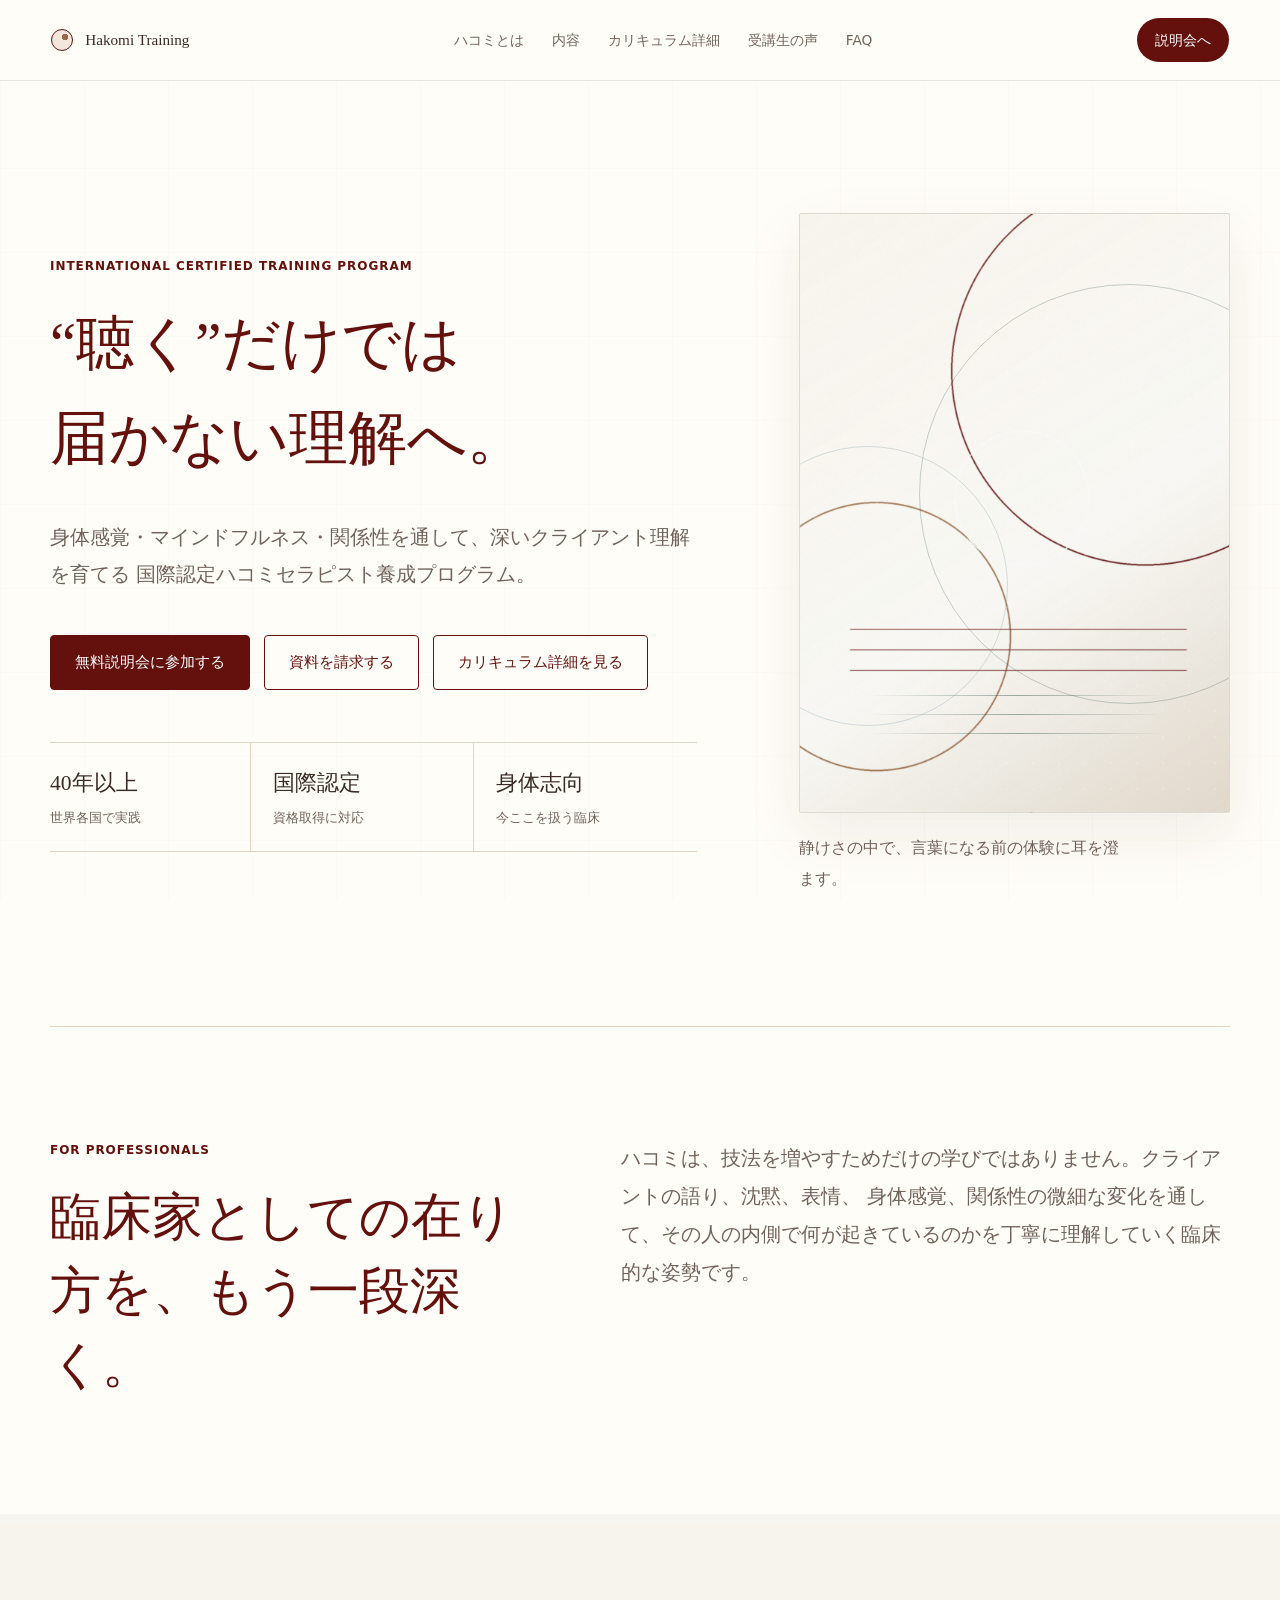
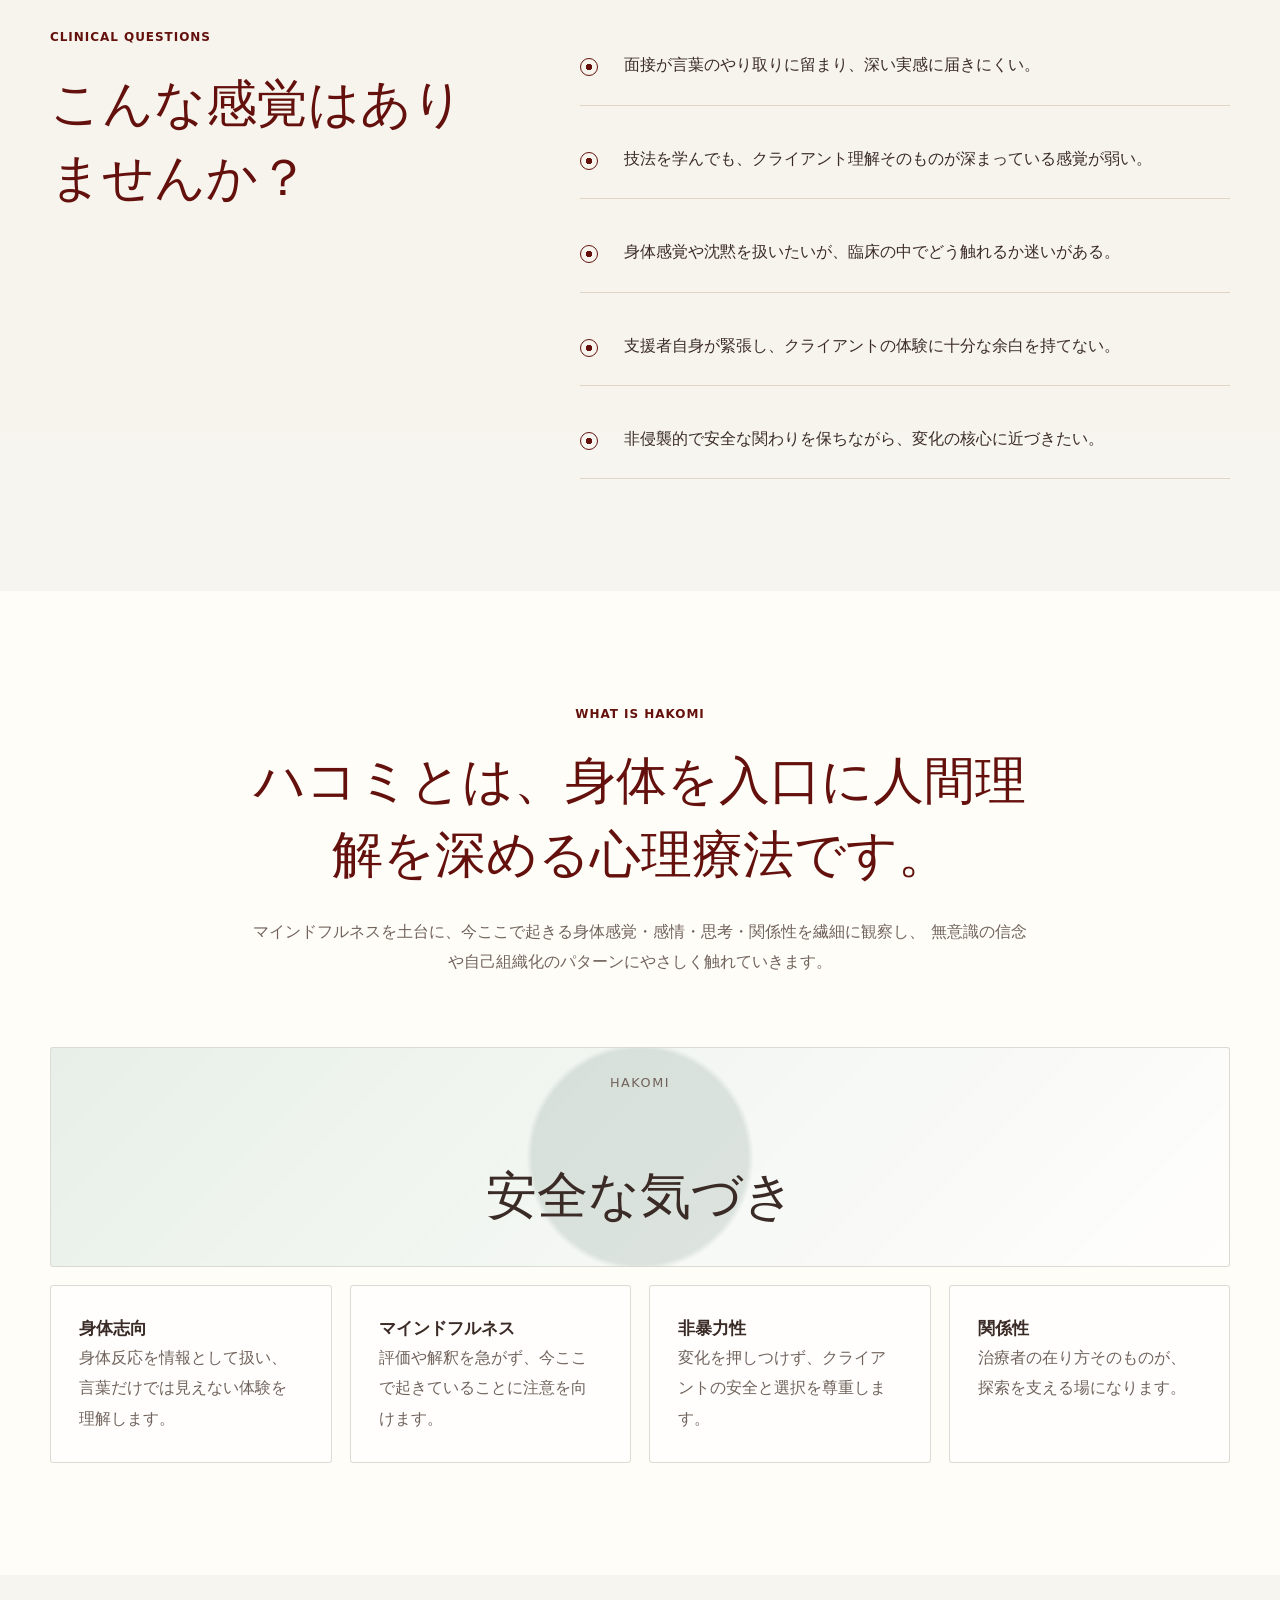
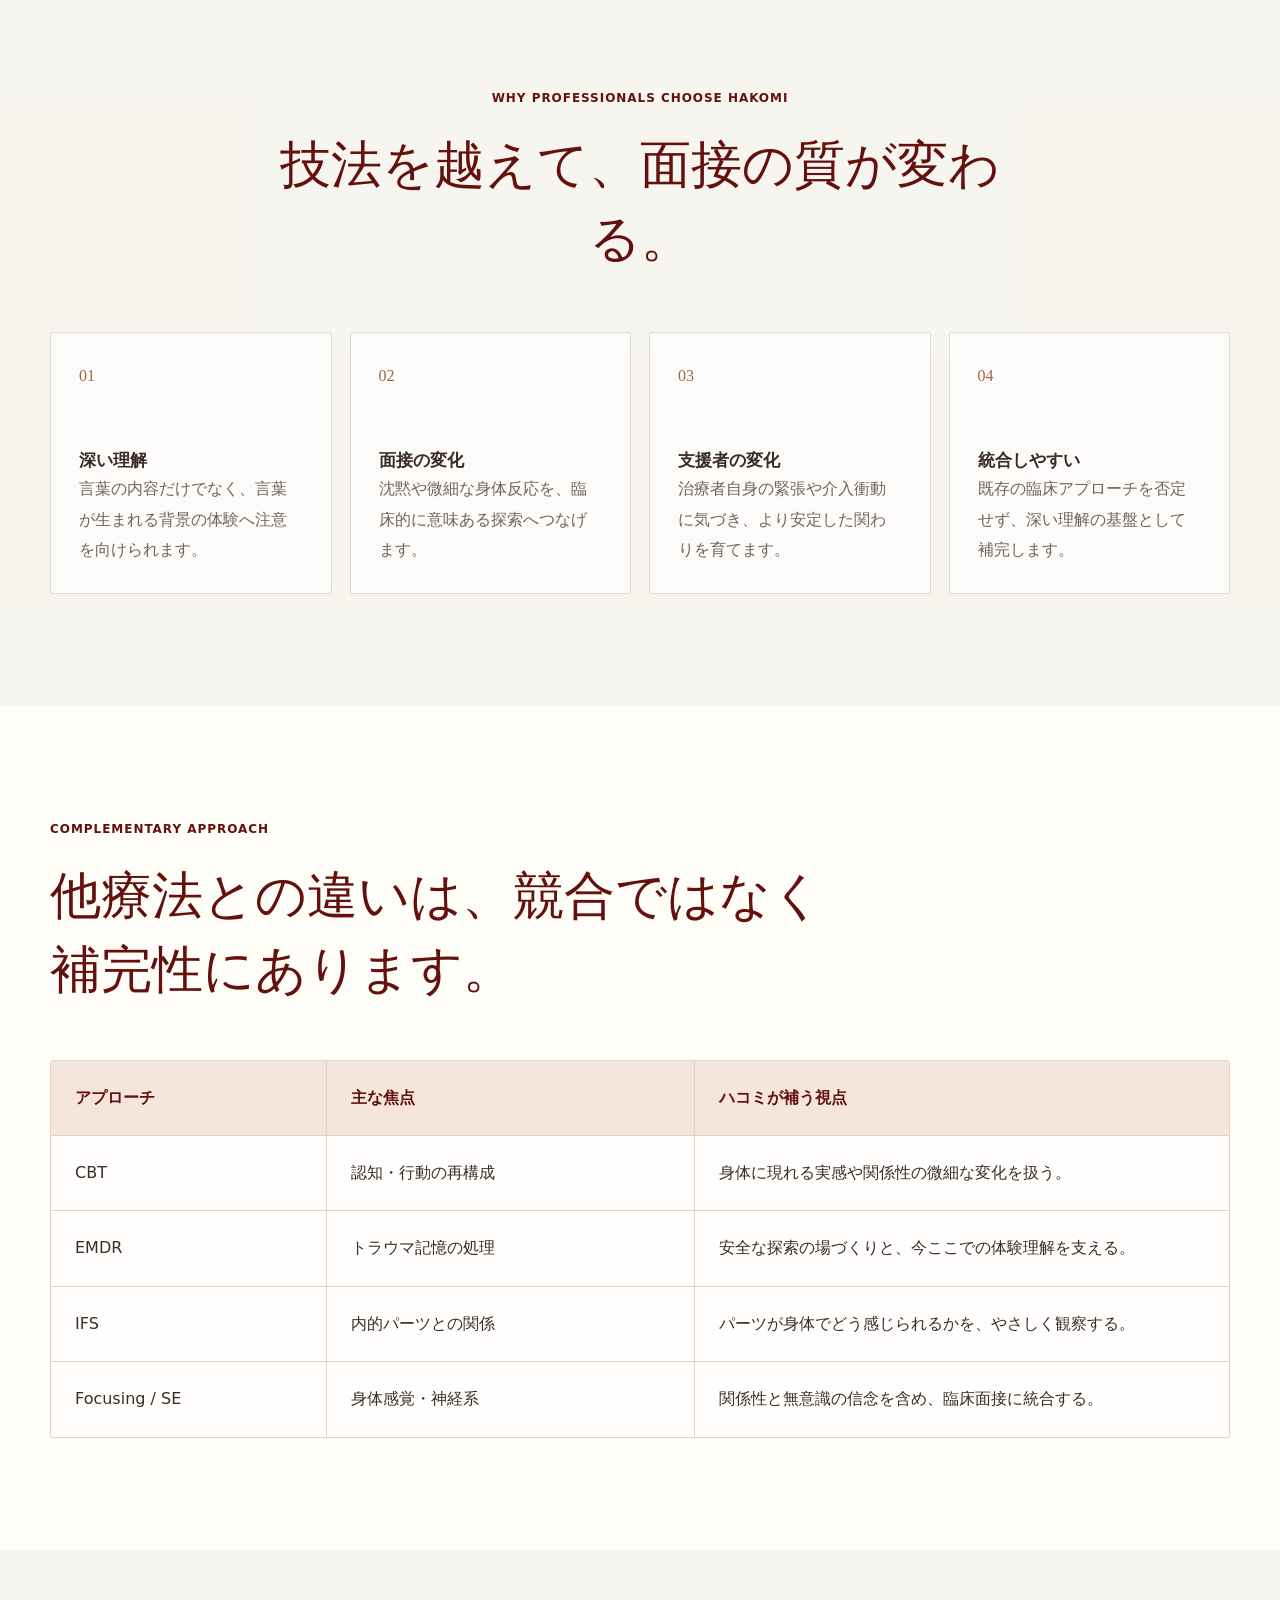
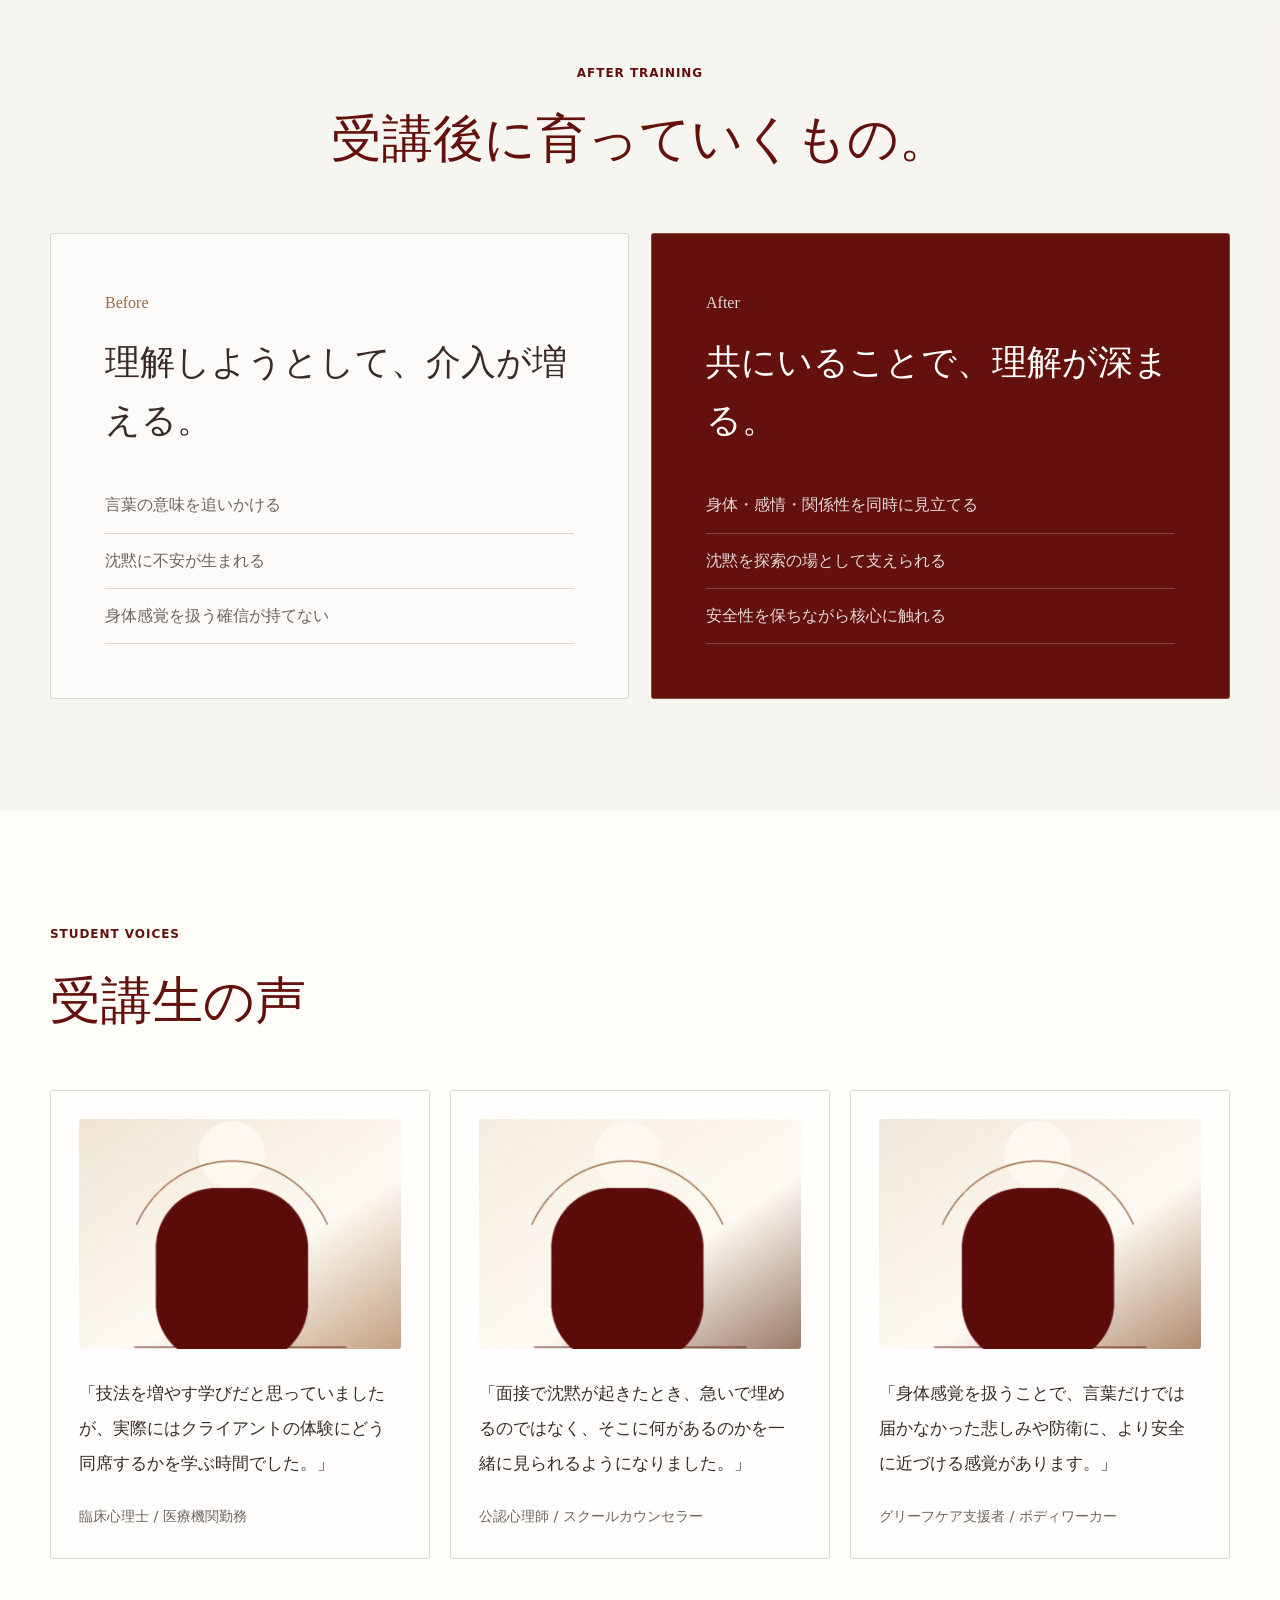
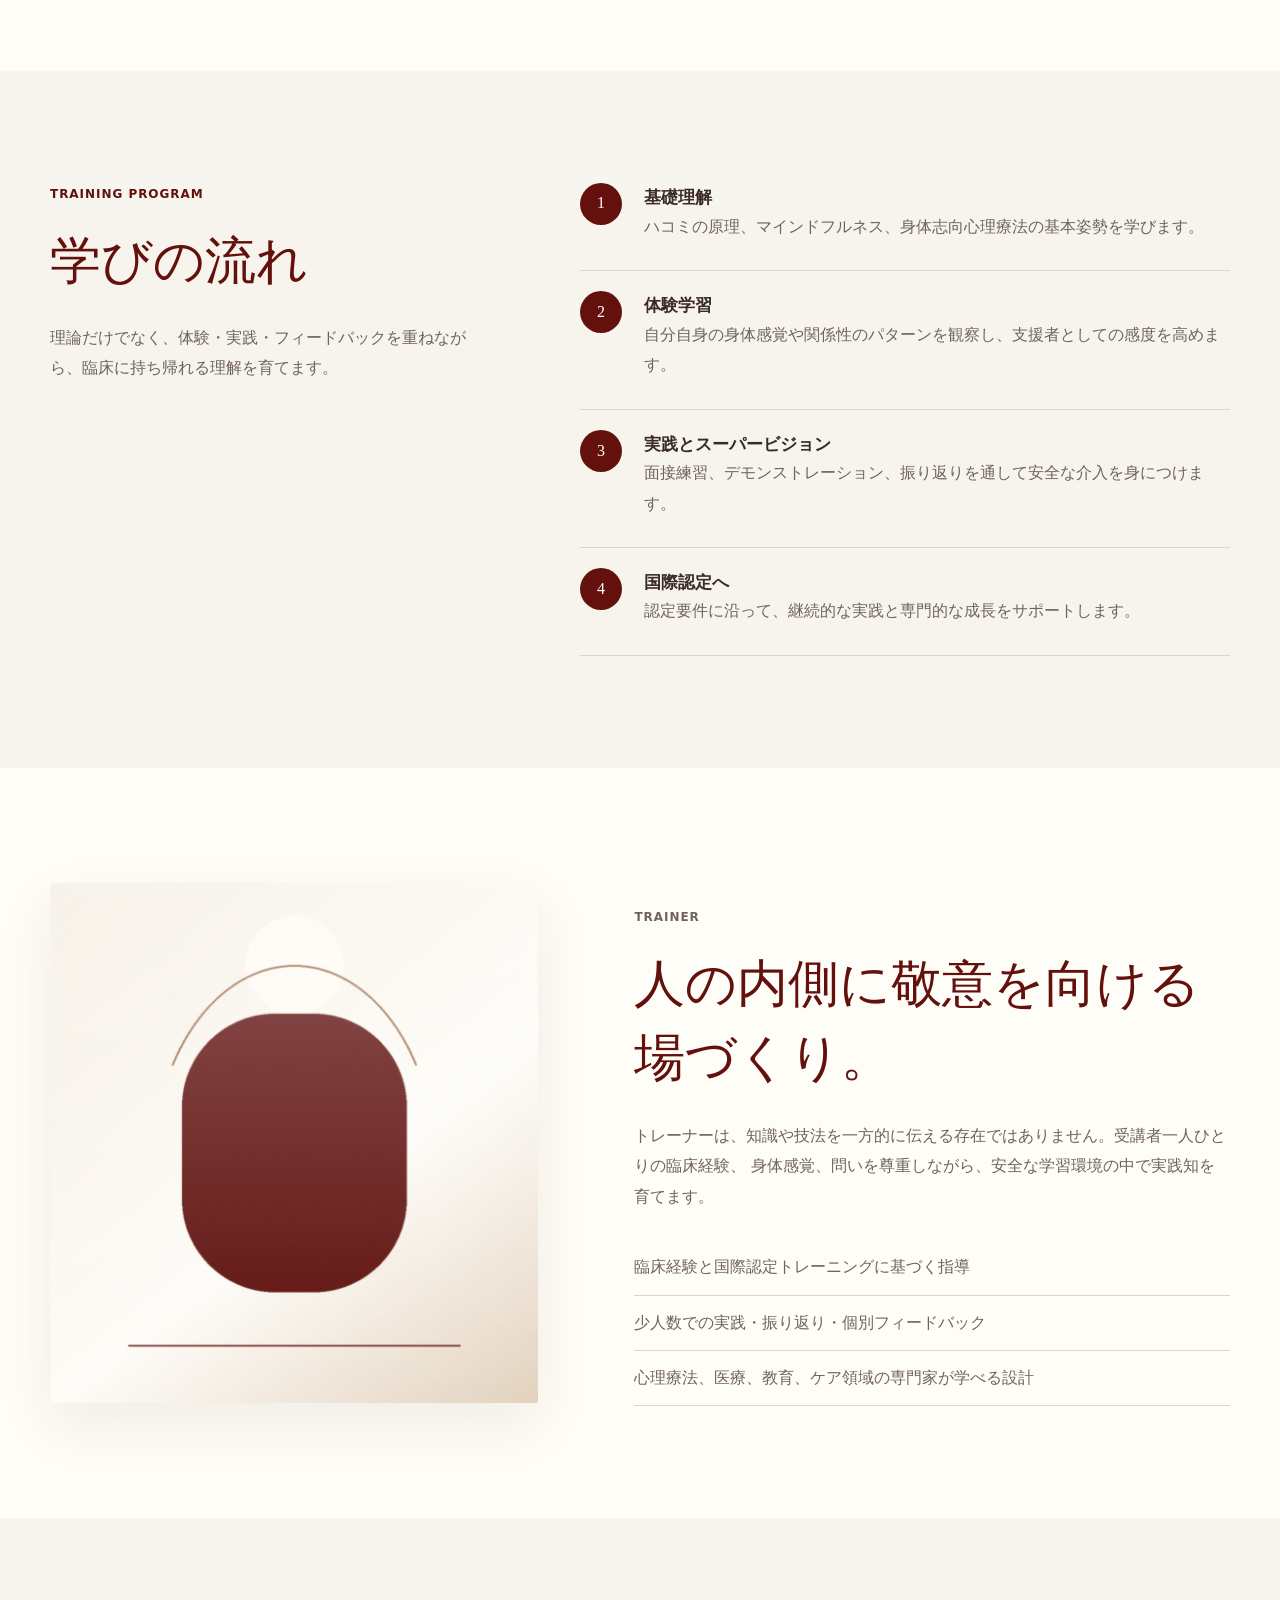
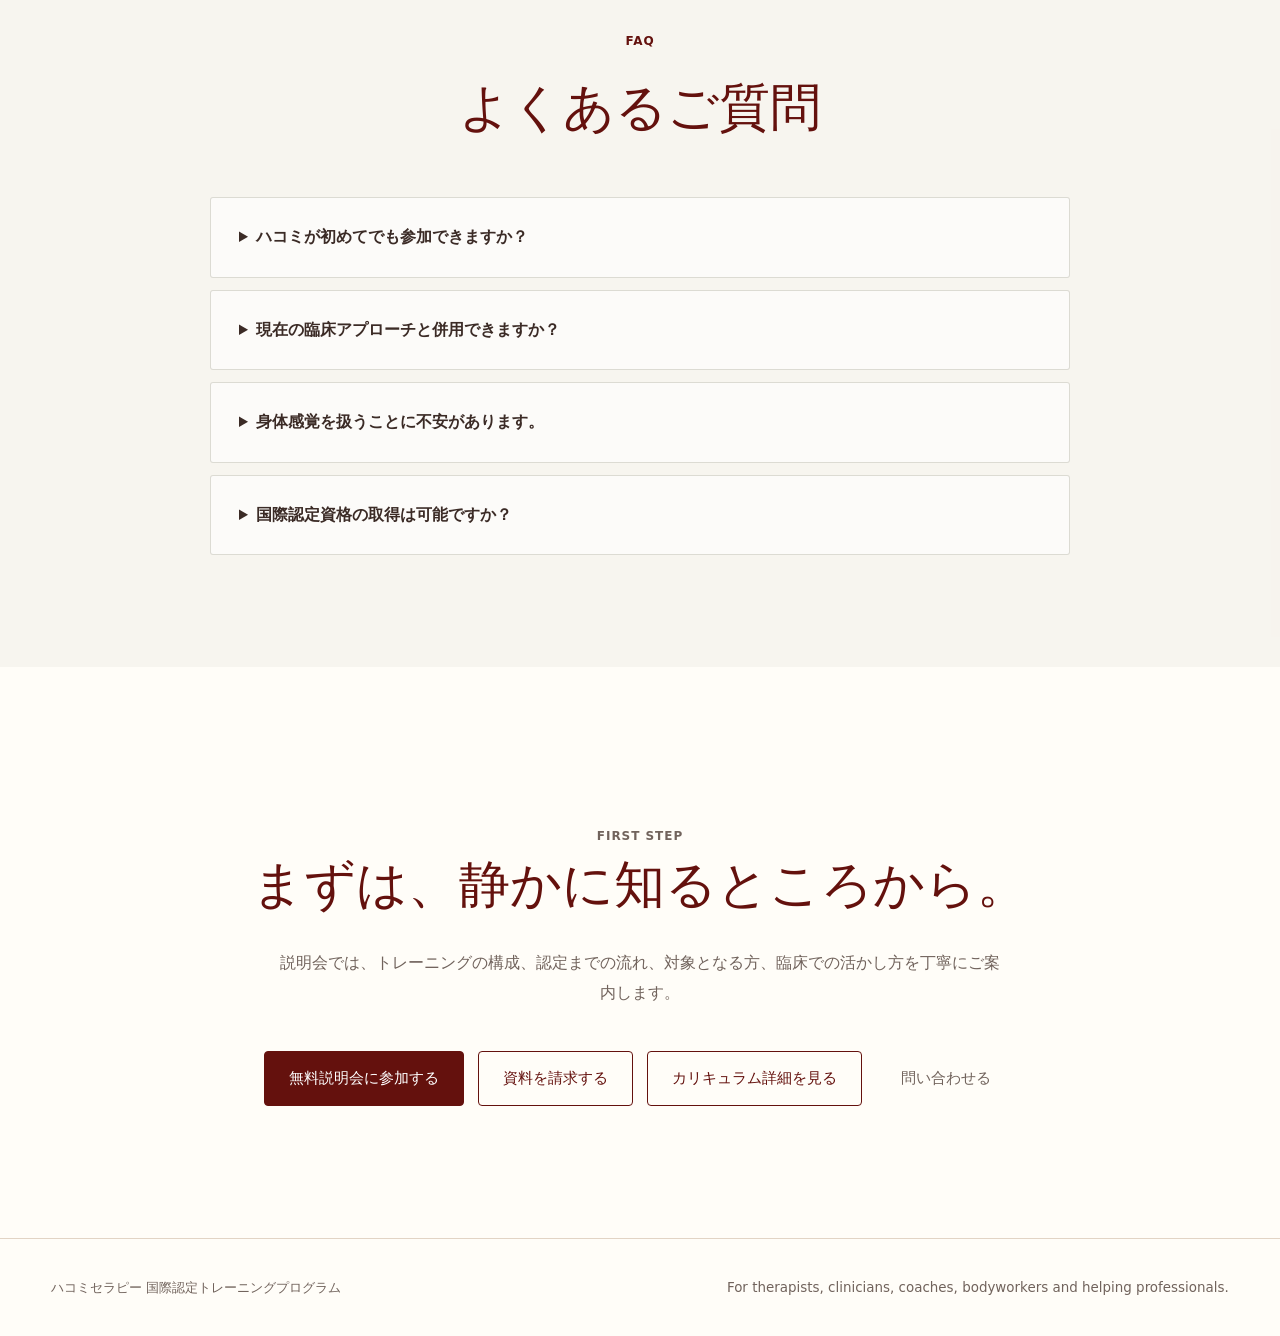
<file: index.html>
<!doctype html>
<html lang="ja">
  <head>
    <meta charset="utf-8" />
    <meta name="viewport" content="width=device-width, initial-scale=1" />
    <title>ハコミセラピー 国際認定トレーニングプログラム</title>
    <meta
      name="description"
      content="身体感覚・マインドフルネス・関係性を通して、深いクライアント理解を育てる国際認定ハコミセラピスト養成プログラム。"
    />
    <link rel="stylesheet" href="./styles.css" />
  </head>
  <body>
    <header class="site-header" aria-label="サイトヘッダー">
      <a class="brand" href="#top" aria-label="ハコミセラピー">
        <span class="brand-mark" aria-hidden="true"></span>
        <span>Hakomi Training</span>
      </a>
      <nav class="header-nav" aria-label="主要ナビゲーション">
        <a href="#about">ハコミとは</a>
        <a href="#program">内容</a>
        <a href="./curriculum-detail.html">カリキュラム詳細</a>
        <a href="#voices">受講生の声</a>
        <a href="#faq">FAQ</a>
      </nav>
      <a class="header-cta" href="#contact">説明会へ</a>
    </header>

    <main id="top">
      <section class="hero section-large">
        <div class="hero-copy">
          <p class="eyebrow">International Certified Training Program</p>
          <h1>“聴く”だけでは<br />届かない理解へ。</h1>
          <p class="lead">
            身体感覚・マインドフルネス・関係性を通して、深いクライアント理解を育てる
            国際認定ハコミセラピスト養成プログラム。
          </p>
          <div class="hero-actions" aria-label="主要アクション">
            <a class="button primary" href="#contact">無料説明会に参加する</a>
            <a class="button secondary" href="#contact">資料を請求する</a>
            <a class="button secondary" href="./curriculum-detail.html">カリキュラム詳細を見る</a>
          </div>
          <dl class="trust-strip" aria-label="信頼要素">
            <div>
              <dt>40年以上</dt>
              <dd>世界各国で実践</dd>
            </div>
            <div>
              <dt>国際認定</dt>
              <dd>資格取得に対応</dd>
            </div>
            <div>
              <dt>身体志向</dt>
              <dd>今ここを扱う臨床</dd>
            </div>
          </dl>
        </div>
        <div class="hero-visual" aria-label="静かな対話のイメージ">
          <div class="visual-window">
            <div class="paper-grain"></div>
            <div class="breath-orbit orbit-one"></div>
            <div class="breath-orbit orbit-two"></div>
            <div class="visual-texture">
              <span></span>
              <span></span>
              <span></span>
            </div>
          </div>
          <p>静けさの中で、言葉になる前の体験に耳を澄ます。</p>
        </div>
      </section>

      <section class="section intro" aria-labelledby="intro-title">
        <div class="section-heading">
          <p class="eyebrow">For Professionals</p>
          <h2 id="intro-title">臨床家としての在り方を、もう一段深く。</h2>
        </div>
        <p class="body-large">
          ハコミは、技法を増やすためだけの学びではありません。クライアントの語り、沈黙、表情、
          身体感覚、関係性の微細な変化を通して、その人の内側で何が起きているのかを丁寧に理解していく臨床的な姿勢です。
        </p>
      </section>

      <section class="section muted" aria-labelledby="issues-title">
        <div class="split">
          <div class="section-heading sticky-heading">
            <p class="eyebrow">Clinical Questions</p>
            <h2 id="issues-title">こんな感覚はありませんか？</h2>
          </div>
          <div class="quiet-list">
            <article>
              <span aria-hidden="true"></span>
              <p>面接が言葉のやり取りに留まり、深い実感に届きにくい。</p>
            </article>
            <article>
              <span aria-hidden="true"></span>
              <p>技法を学んでも、クライアント理解そのものが深まっている感覚が弱い。</p>
            </article>
            <article>
              <span aria-hidden="true"></span>
              <p>身体感覚や沈黙を扱いたいが、臨床の中でどう触れるか迷いがある。</p>
            </article>
            <article>
              <span aria-hidden="true"></span>
              <p>支援者自身が緊張し、クライアントの体験に十分な余白を持てない。</p>
            </article>
            <article>
              <span aria-hidden="true"></span>
              <p>非侵襲的で安全な関わりを保ちながら、変化の核心に近づきたい。</p>
            </article>
          </div>
        </div>
      </section>

      <section id="about" class="section" aria-labelledby="about-title">
        <div class="section-heading centered">
          <p class="eyebrow">What is Hakomi</p>
          <h2 id="about-title">ハコミとは、身体を入口に人間理解を深める心理療法です。</h2>
          <p>
            マインドフルネスを土台に、今ここで起きる身体感覚・感情・思考・関係性を繊細に観察し、
            無意識の信念や自己組織化のパターンにやさしく触れていきます。
          </p>
        </div>
        <div class="method-map" aria-label="ハコミを構成する要素">
          <div class="map-core">
            <span>Hakomi</span>
            <strong>安全な気づき</strong>
          </div>
          <article>
            <h3>身体志向</h3>
            <p>身体反応を情報として扱い、言葉だけでは見えない体験を理解します。</p>
          </article>
          <article>
            <h3>マインドフルネス</h3>
            <p>評価や解釈を急がず、今ここで起きていることに注意を向けます。</p>
          </article>
          <article>
            <h3>非暴力性</h3>
            <p>変化を押しつけず、クライアントの安全と選択を尊重します。</p>
          </article>
          <article>
            <h3>関係性</h3>
            <p>治療者の在り方そのものが、探索を支える場になります。</p>
          </article>
        </div>
      </section>

      <section class="section muted" aria-labelledby="reasons-title">
        <div class="section-heading centered">
          <p class="eyebrow">Why Professionals Choose Hakomi</p>
          <h2 id="reasons-title">技法を越えて、面接の質が変わる。</h2>
        </div>
        <div class="card-grid four">
          <article class="card">
            <p class="card-number">01</p>
            <h3>深い理解</h3>
            <p>言葉の内容だけでなく、言葉が生まれる背景の体験へ注意を向けられます。</p>
          </article>
          <article class="card">
            <p class="card-number">02</p>
            <h3>面接の変化</h3>
            <p>沈黙や微細な身体反応を、臨床的に意味ある探索へつなげます。</p>
          </article>
          <article class="card">
            <p class="card-number">03</p>
            <h3>支援者の変化</h3>
            <p>治療者自身の緊張や介入衝動に気づき、より安定した関わりを育てます。</p>
          </article>
          <article class="card">
            <p class="card-number">04</p>
            <h3>統合しやすい</h3>
            <p>既存の臨床アプローチを否定せず、深い理解の基盤として補完します。</p>
          </article>
        </div>
      </section>

      <section class="section" aria-labelledby="compare-title">
        <div class="section-heading">
          <p class="eyebrow">Complementary Approach</p>
          <h2 id="compare-title">他療法との違いは、競合ではなく補完性にあります。</h2>
        </div>
        <div class="comparison" role="table" aria-label="他療法との比較">
          <div class="comparison-row head" role="row">
            <div role="columnheader">アプローチ</div>
            <div role="columnheader">主な焦点</div>
            <div role="columnheader">ハコミが補う視点</div>
          </div>
          <div class="comparison-row" role="row">
            <div role="cell">CBT</div>
            <div role="cell">認知・行動の再構成</div>
            <div role="cell">身体に現れる実感や関係性の微細な変化を扱う。</div>
          </div>
          <div class="comparison-row" role="row">
            <div role="cell">EMDR</div>
            <div role="cell">トラウマ記憶の処理</div>
            <div role="cell">安全な探索の場づくりと、今ここでの体験理解を支える。</div>
          </div>
          <div class="comparison-row" role="row">
            <div role="cell">IFS</div>
            <div role="cell">内的パーツとの関係</div>
            <div role="cell">パーツが身体でどう感じられるかを、やさしく観察する。</div>
          </div>
          <div class="comparison-row" role="row">
            <div role="cell">Focusing / SE</div>
            <div role="cell">身体感覚・神経系</div>
            <div role="cell">関係性と無意識の信念を含め、臨床面接に統合する。</div>
          </div>
        </div>
      </section>

      <section class="section muted" aria-labelledby="change-title">
        <div class="section-heading centered">
          <p class="eyebrow">After Training</p>
          <h2 id="change-title">受講後に育っていくもの。</h2>
        </div>
        <div class="before-after">
          <article>
            <p>Before</p>
            <h3>理解しようとして、介入が増える。</h3>
            <ul>
              <li>言葉の意味を追いかける</li>
              <li>沈黙に不安が生まれる</li>
              <li>身体感覚を扱う確信が持てない</li>
            </ul>
          </article>
          <article class="after">
            <p>After</p>
            <h3>共にいることで、理解が深まる。</h3>
            <ul>
              <li>身体・感情・関係性を同時に見立てる</li>
              <li>沈黙を探索の場として支えられる</li>
              <li>安全性を保ちながら核心に触れる</li>
            </ul>
          </article>
        </div>
      </section>

      <section id="voices" class="section voices" aria-labelledby="voices-title">
        <div class="section-heading">
          <p class="eyebrow">Student Voices</p>
          <h2 id="voices-title">受講生の声</h2>
        </div>
        <div class="voice-grid">
          <article class="voice-card">
            <div class="portrait portrait-one" aria-hidden="true"></div>
            <blockquote>
              「技法を増やす学びだと思っていましたが、実際にはクライアントの体験にどう同席するかを学ぶ時間でした。」
            </blockquote>
            <p>臨床心理士 / 医療機関勤務</p>
          </article>
          <article class="voice-card">
            <div class="portrait portrait-two" aria-hidden="true"></div>
            <blockquote>
              「面接で沈黙が起きたとき、急いで埋めるのではなく、そこに何があるのかを一緒に見られるようになりました。」
            </blockquote>
            <p>公認心理師 / スクールカウンセラー</p>
          </article>
          <article class="voice-card">
            <div class="portrait portrait-three" aria-hidden="true"></div>
            <blockquote>
              「身体感覚を扱うことで、言葉だけでは届かなかった悲しみや防衛に、より安全に近づける感覚があります。」
            </blockquote>
            <p>グリーフケア支援者 / ボディワーカー</p>
          </article>
        </div>
      </section>

      <section id="program" class="section muted" aria-labelledby="program-title">
        <div class="split">
          <div class="section-heading sticky-heading">
            <p class="eyebrow">Training Program</p>
            <h2 id="program-title">学びの流れ</h2>
            <p>
              理論だけでなく、体験・実践・フィードバックを重ねながら、臨床に持ち帰れる理解を育てます。
            </p>
          </div>
          <div class="timeline">
            <article>
              <span>1</span>
              <div>
                <h3>基礎理解</h3>
                <p>ハコミの原理、マインドフルネス、身体志向心理療法の基本姿勢を学びます。</p>
              </div>
            </article>
            <article>
              <span>2</span>
              <div>
                <h3>体験学習</h3>
                <p>自分自身の身体感覚や関係性のパターンを観察し、支援者としての感度を高めます。</p>
              </div>
            </article>
            <article>
              <span>3</span>
              <div>
                <h3>実践とスーパービジョン</h3>
                <p>面接練習、デモンストレーション、振り返りを通して安全な介入を身につけます。</p>
              </div>
            </article>
            <article>
              <span>4</span>
              <div>
                <h3>国際認定へ</h3>
                <p>認定要件に沿って、継続的な実践と専門的な成長をサポートします。</p>
              </div>
            </article>
          </div>
        </div>
      </section>

      <section class="section trainer" aria-labelledby="trainer-title">
        <div class="trainer-visual" aria-hidden="true"></div>
        <div class="trainer-copy">
          <p class="eyebrow">Trainer</p>
          <h2 id="trainer-title">人の内側に敬意を向ける場づくり。</h2>
          <p>
            トレーナーは、知識や技法を一方的に伝える存在ではありません。受講者一人ひとりの臨床経験、
            身体感覚、問いを尊重しながら、安全な学習環境の中で実践知を育てます。
          </p>
          <ul class="subtle-list">
            <li>臨床経験と国際認定トレーニングに基づく指導</li>
            <li>少人数での実践・振り返り・個別フィードバック</li>
            <li>心理療法、医療、教育、ケア領域の専門家が学べる設計</li>
          </ul>
        </div>
      </section>

      <section id="faq" class="section muted" aria-labelledby="faq-title">
        <div class="section-heading centered">
          <p class="eyebrow">FAQ</p>
          <h2 id="faq-title">よくあるご質問</h2>
        </div>
        <div class="faq-list">
          <details>
            <summary>ハコミが初めてでも参加できますか？</summary>
            <p>はい。心理療法や支援職としての基礎経験があれば、基礎から段階的に学べる構成です。</p>
          </details>
          <details>
            <summary>現在の臨床アプローチと併用できますか？</summary>
            <p>併用できます。ハコミは特定の技法を置き換えるというより、クライアント理解と関わりの質を支える学びです。</p>
          </details>
          <details>
            <summary>身体感覚を扱うことに不安があります。</summary>
            <p>安全性と非暴力性を重視し、無理に体験へ入ることはありません。扱い方そのものを丁寧に学びます。</p>
          </details>
          <details>
            <summary>国際認定資格の取得は可能ですか？</summary>
            <p>国際認定の要件に沿った学習と実践のプロセスを案内します。詳細は説明会でご確認ください。</p>
          </details>
        </div>
      </section>

      <section id="contact" class="final-cta section-large" aria-labelledby="contact-title">
        <p class="eyebrow">First Step</p>
        <h2 id="contact-title">まずは、静かに知るところから。</h2>
        <p>
          説明会では、トレーニングの構成、認定までの流れ、対象となる方、臨床での活かし方を丁寧にご案内します。
        </p>
        <div class="hero-actions">
          <a class="button primary" href="mailto:info@example.com?subject=無料説明会について">無料説明会に参加する</a>
          <a class="button secondary" href="mailto:info@example.com?subject=資料請求について">資料を請求する</a>
          <a class="button secondary" href="./curriculum-detail.html">カリキュラム詳細を見る</a>
          <a class="button text" href="mailto:info@example.com?subject=問い合わせ">問い合わせる</a>
        </div>
      </section>
    </main>

    <footer class="site-footer">
      <p>ハコミセラピー 国際認定トレーニングプログラム</p>
      <p>For therapists, clinicians, coaches, bodyworkers and helping professionals.</p>
    </footer>
  </body>
</html>
</file>
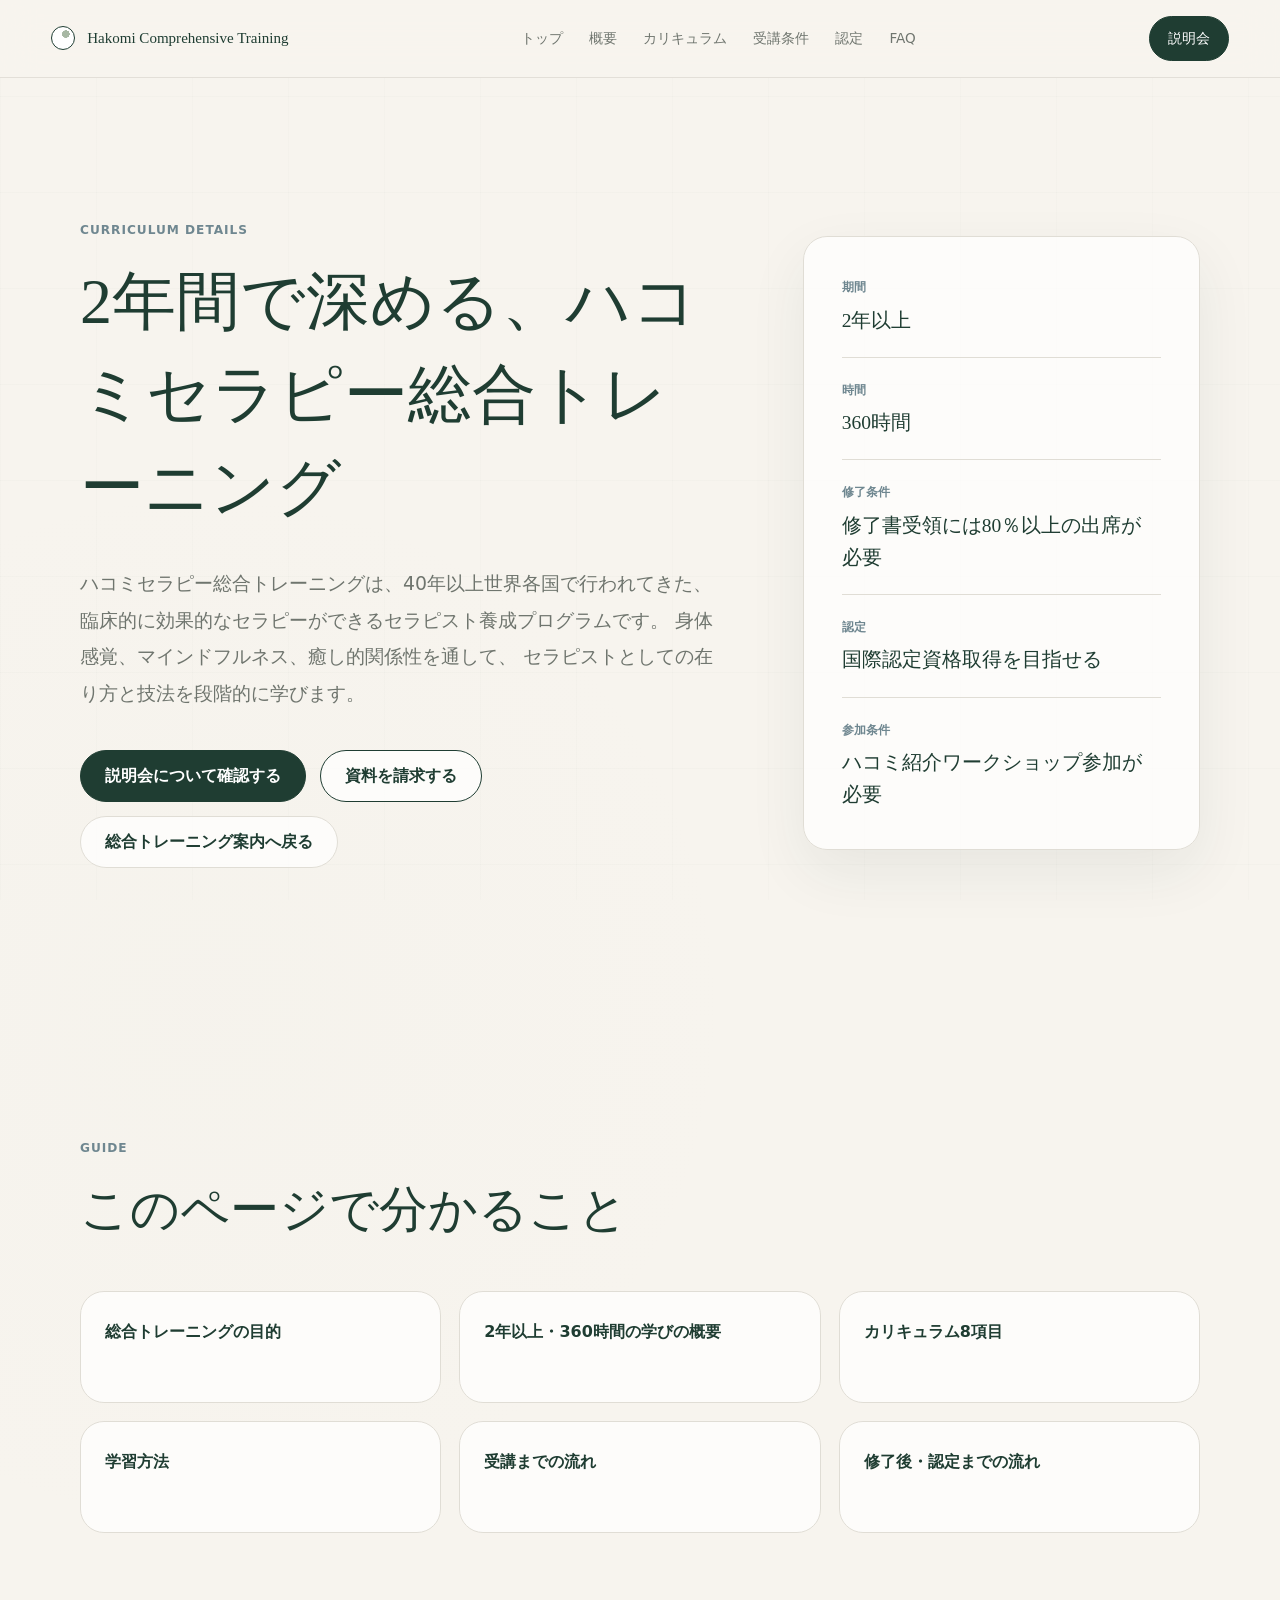
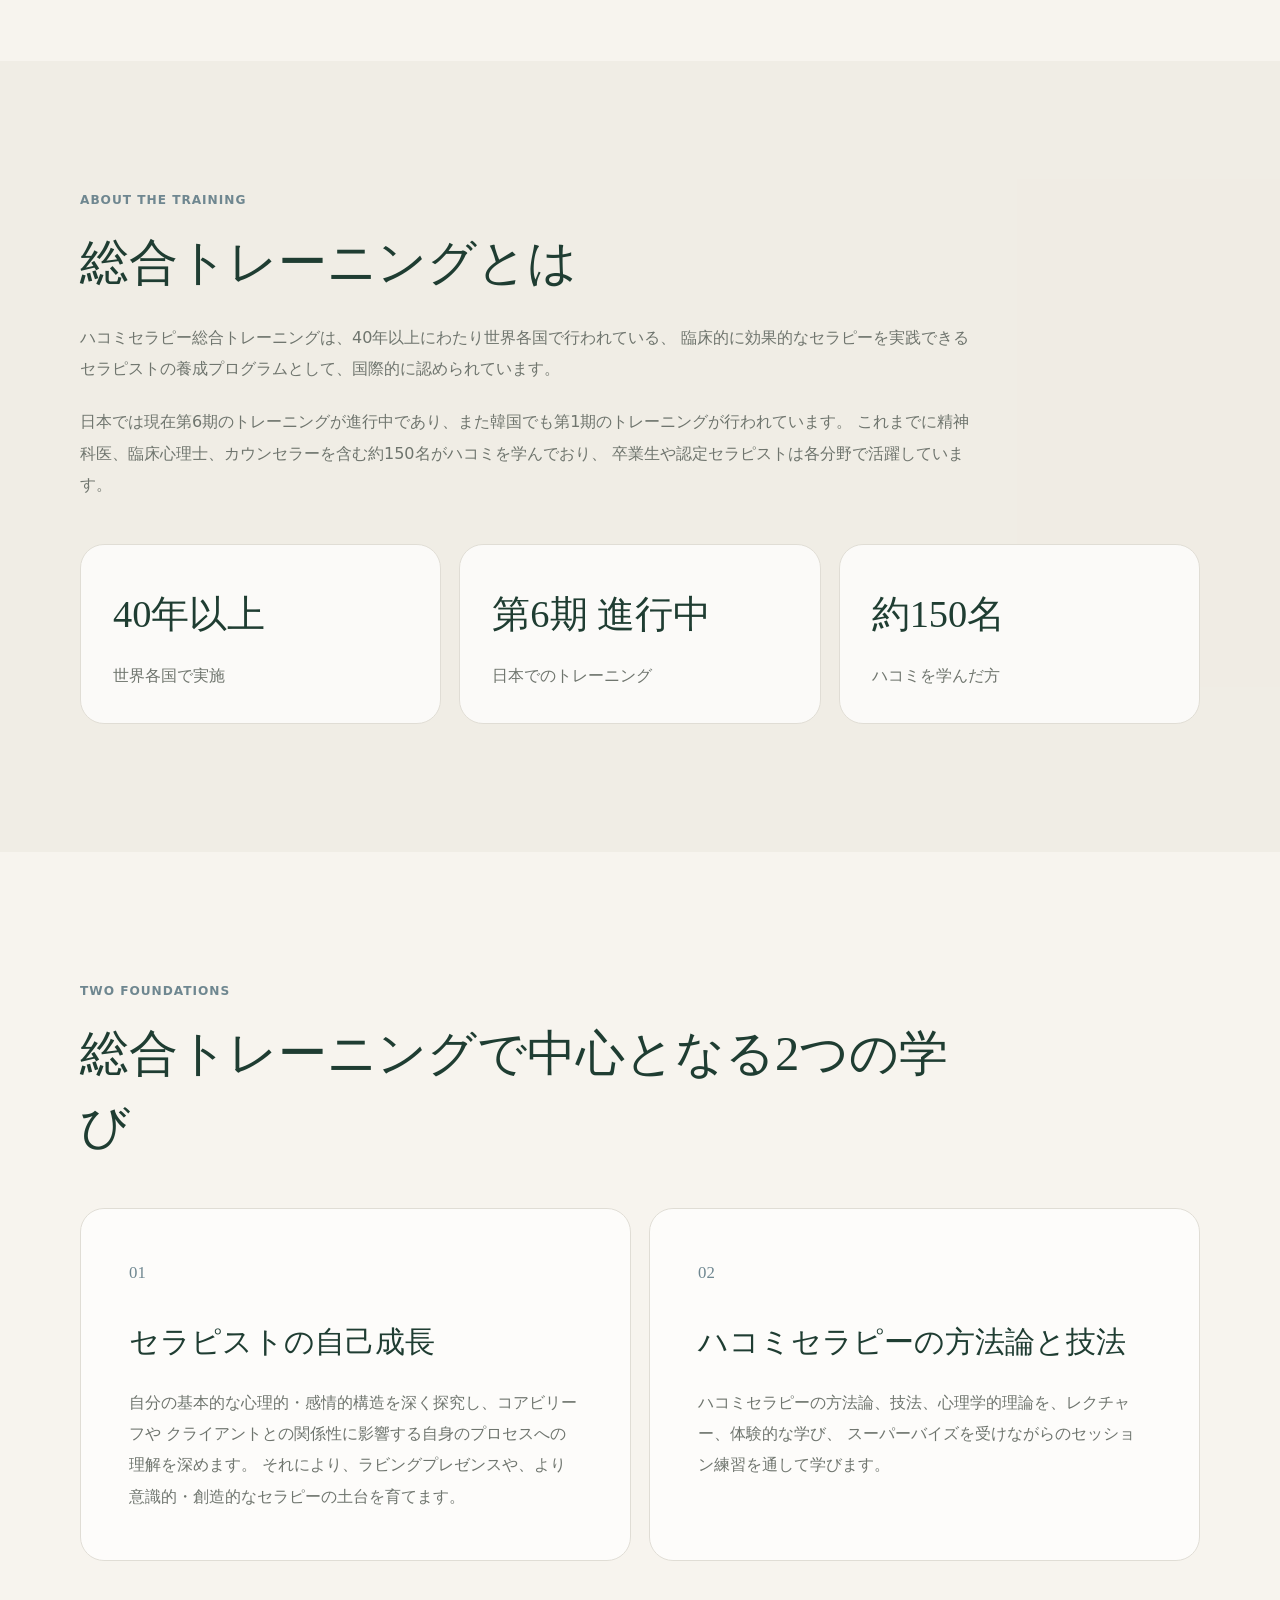
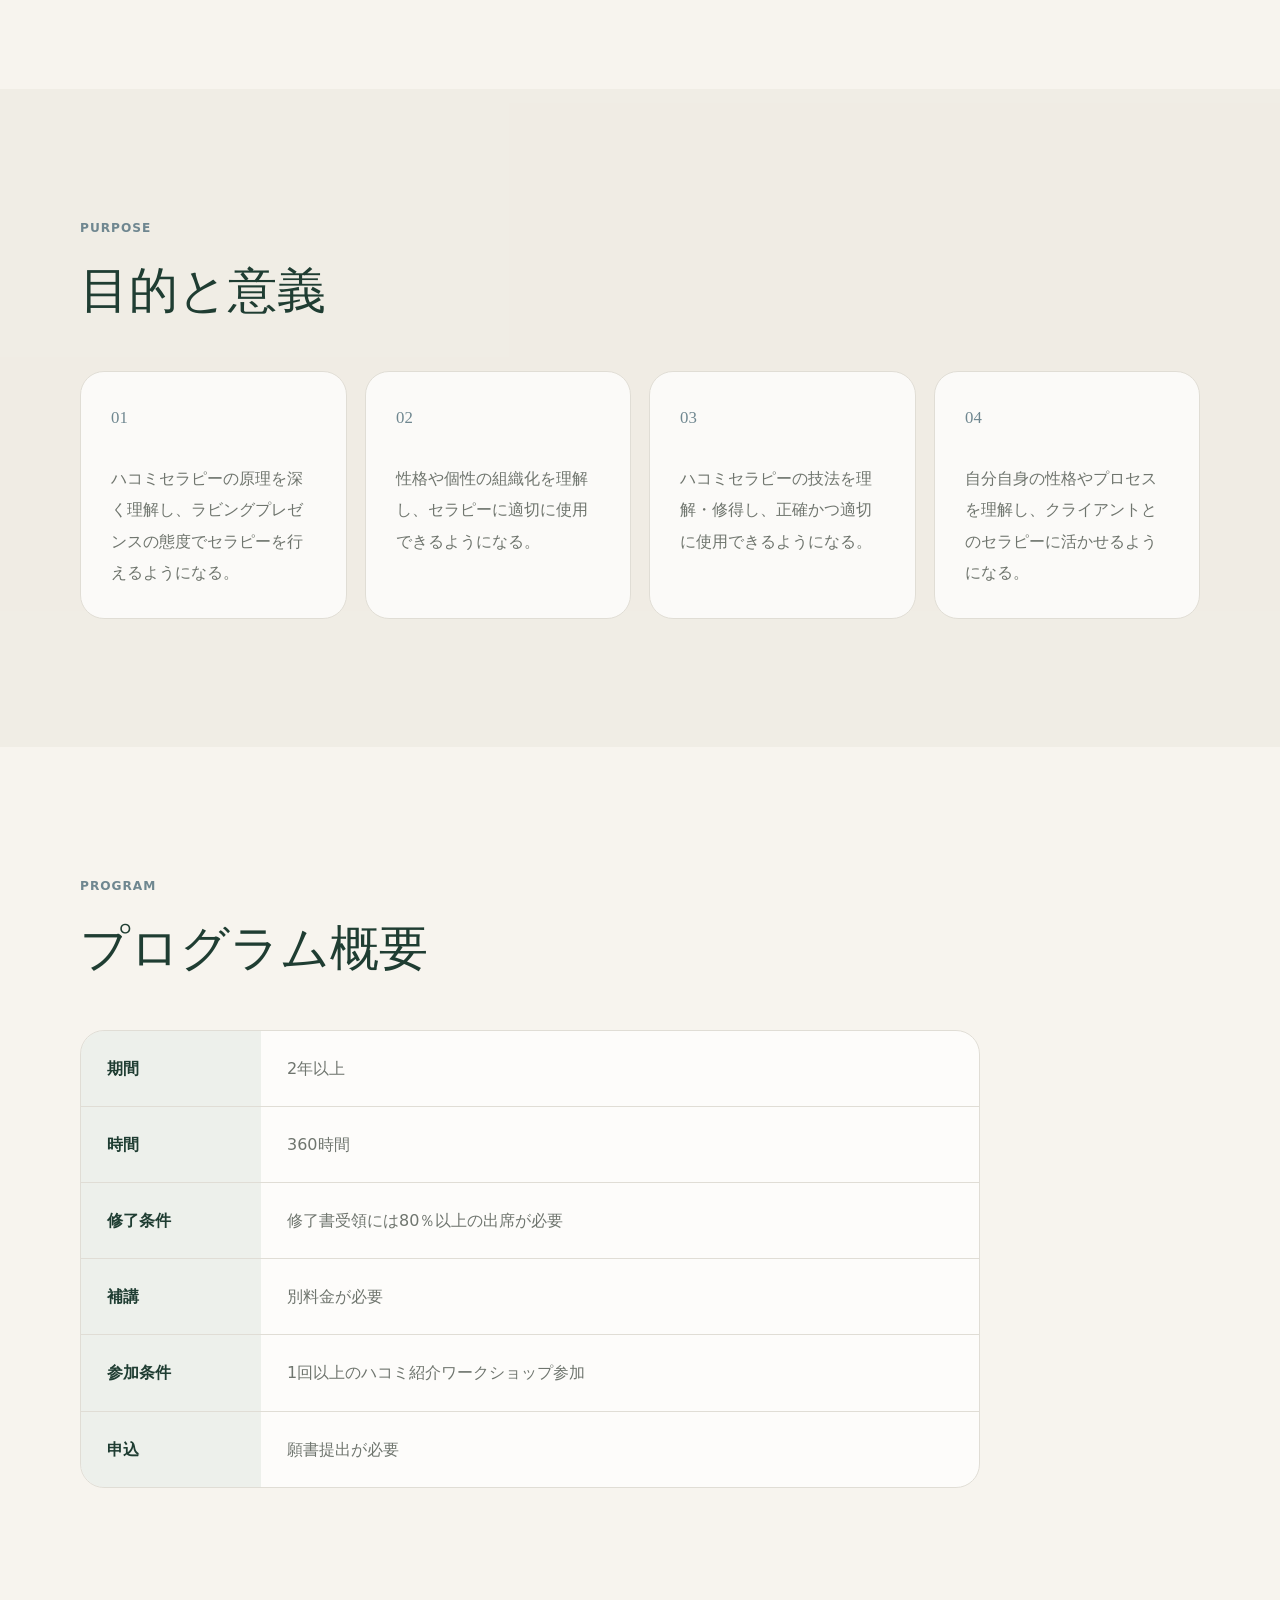
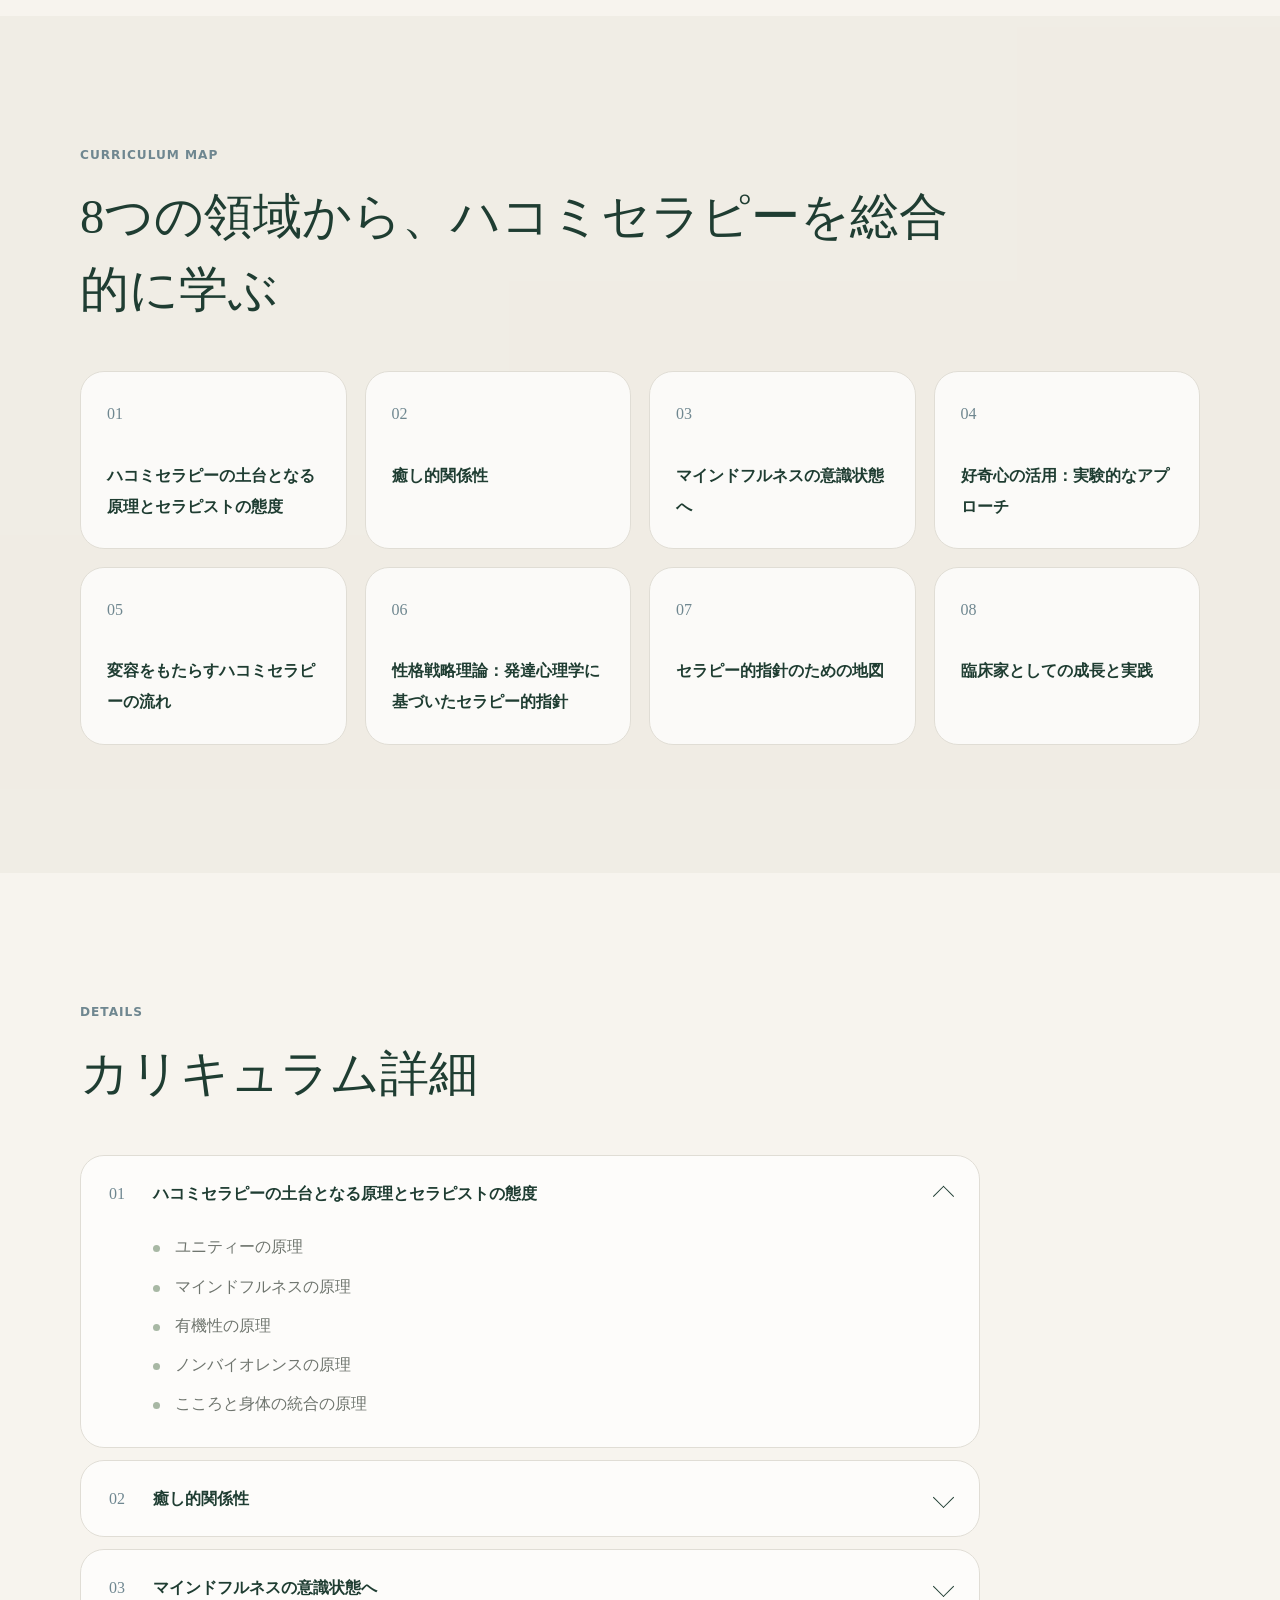
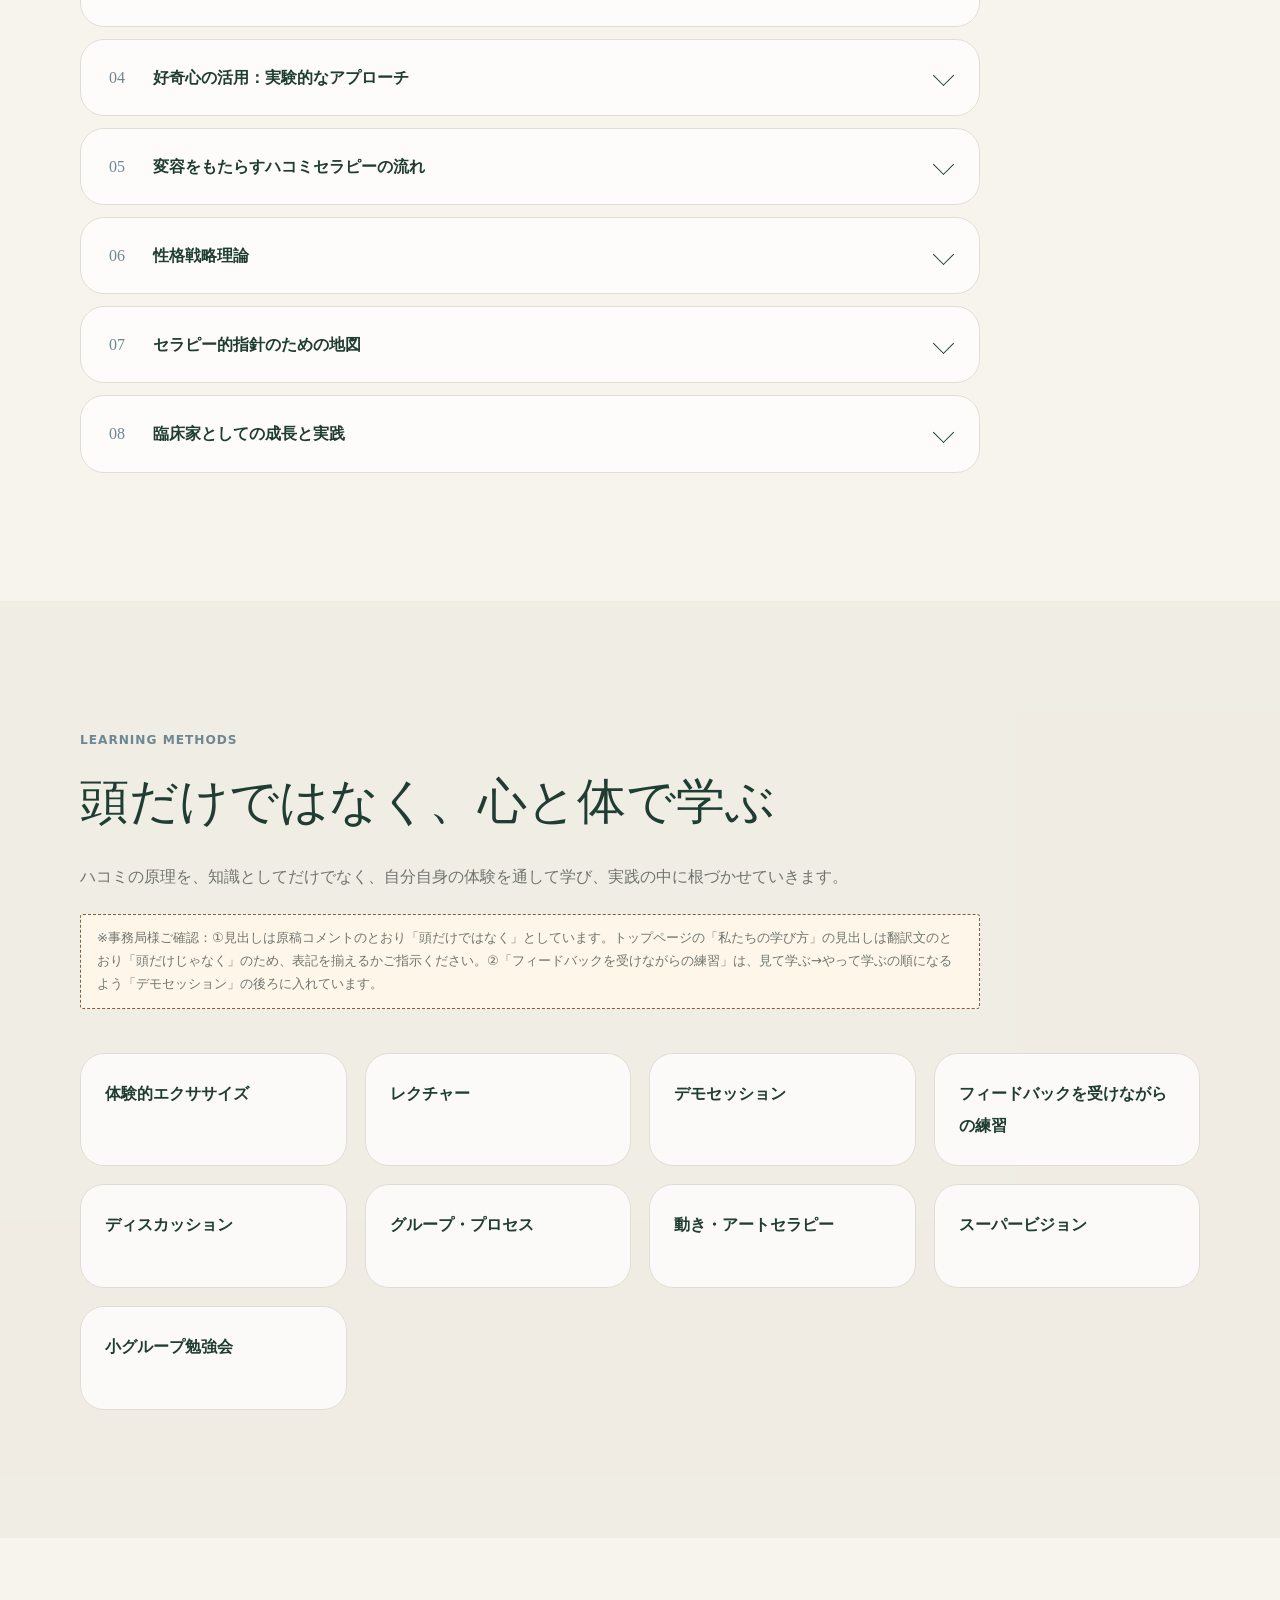
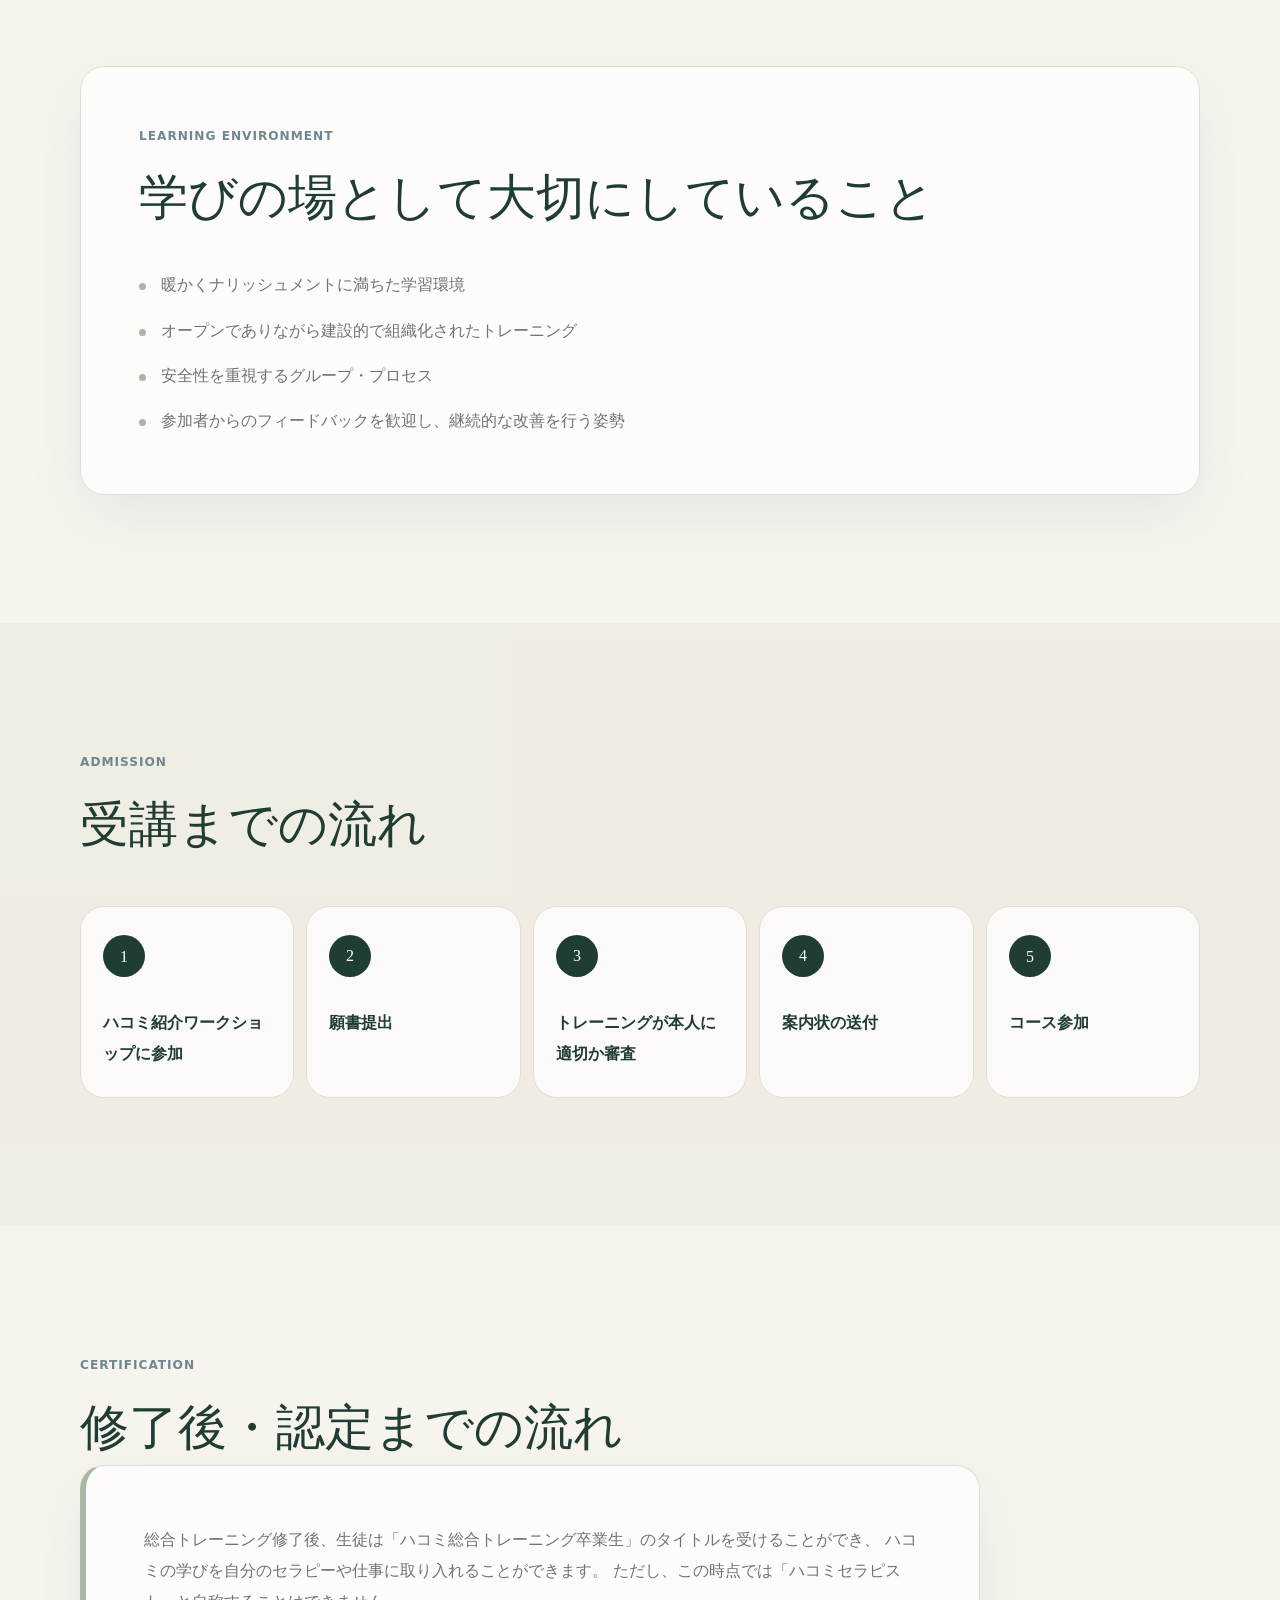
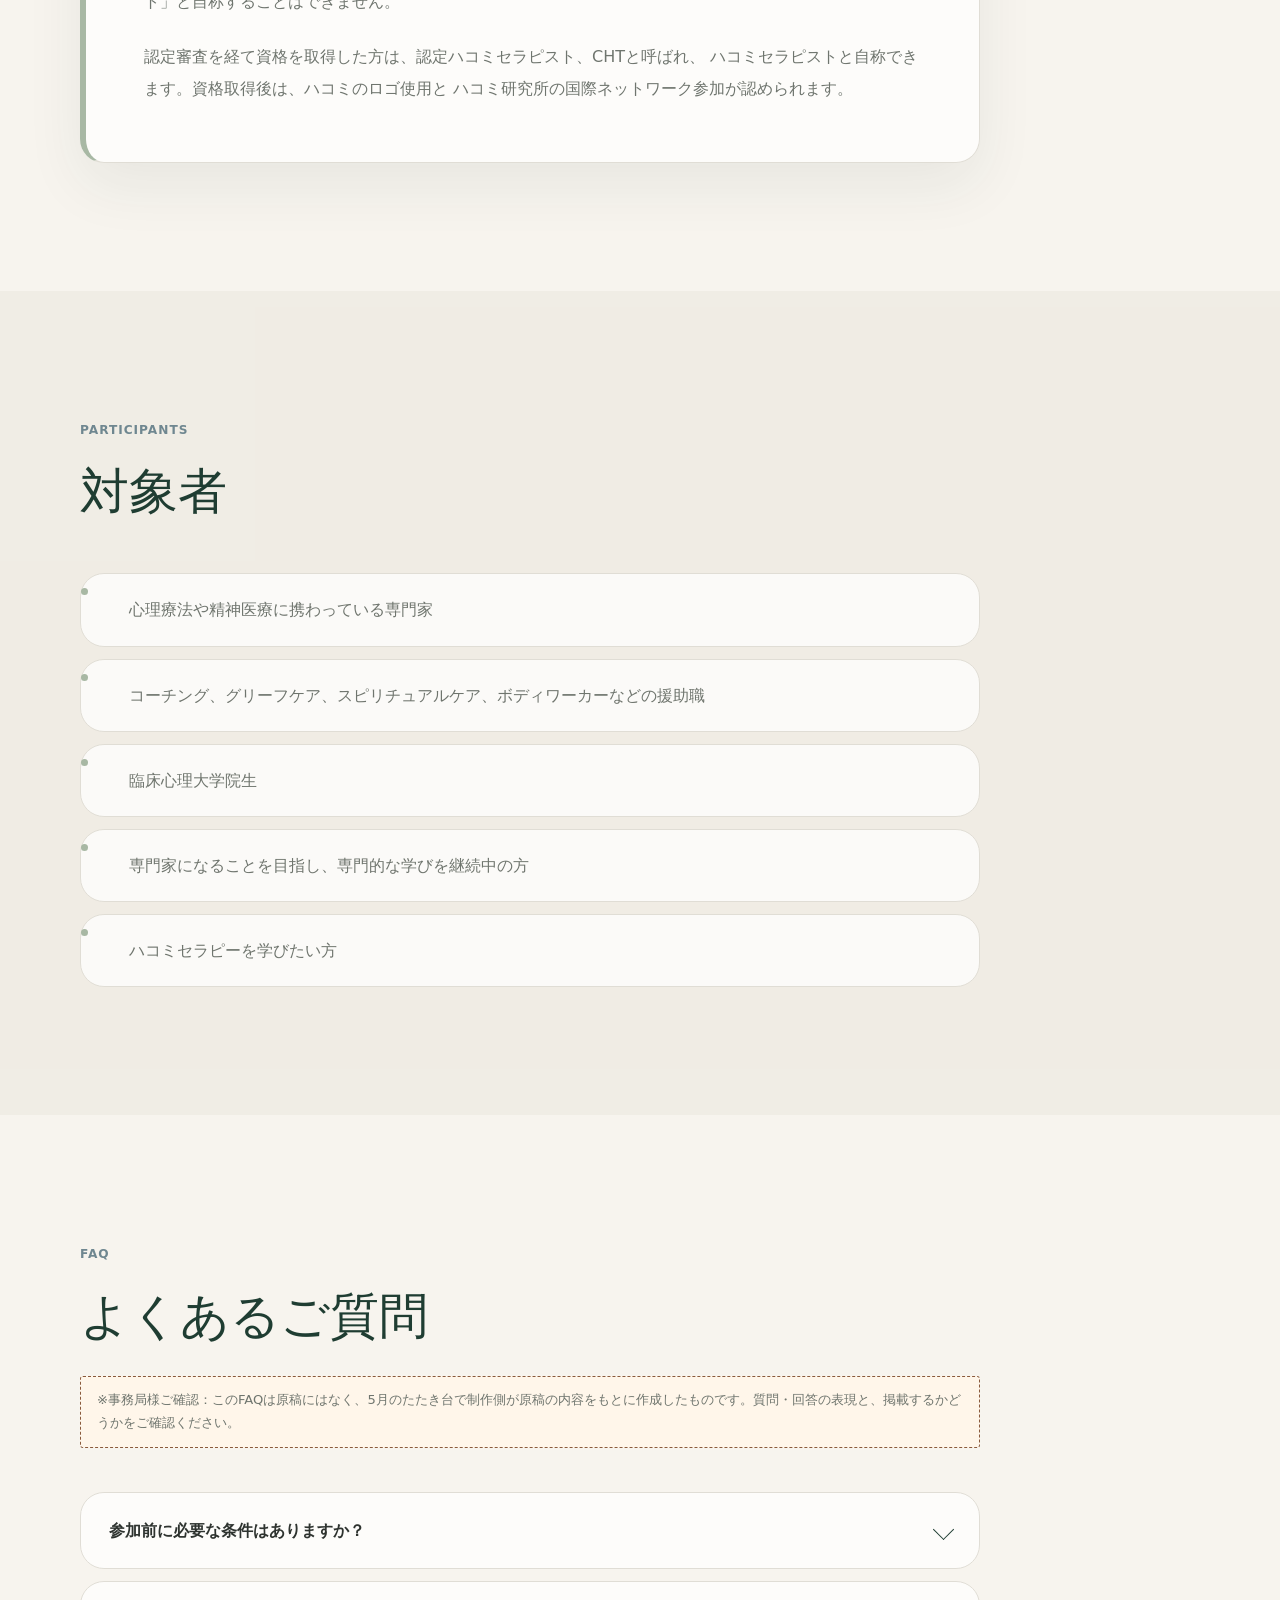
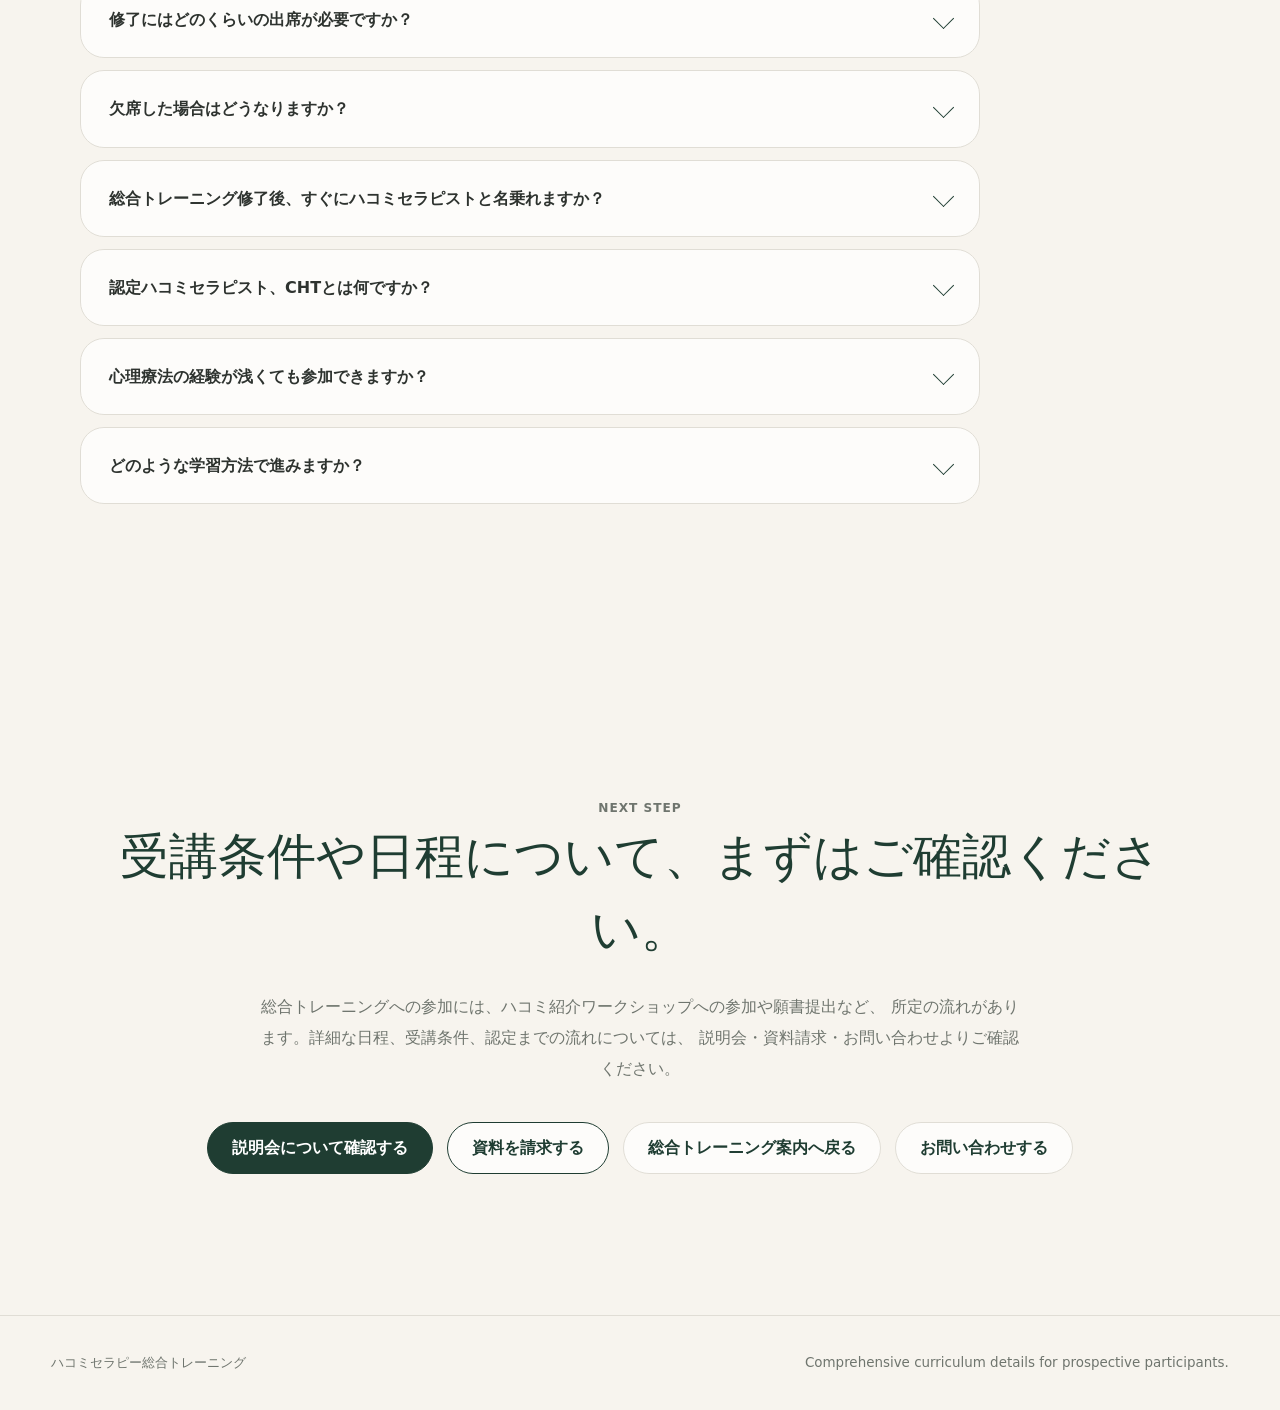
<file: curriculum-detail-v2-before.html>
<!doctype html>
<html lang="ja">
  <head>
    <meta charset="utf-8" />
    <meta name="viewport" content="width=device-width, initial-scale=1" />
    <meta name="robots" content="noindex, nofollow" />
    <title>ハコミセラピー総合トレーニング | カリキュラム詳細</title>
    <meta
      name="description"
      content="ハコミセラピー総合トレーニングの内容、期間、カリキュラム、受講条件、修了後の認定プロセスを確認できる詳細ページです。"
    />
    <link rel="stylesheet" href="./style.css" />
    <script src="./script.js" defer></script>
    <!--
      curriculum-detail-v2.html（2026-10-25 修正版）
      ・元の curriculum-detail.html は変更していません。
      ・事務局様の原稿コメント（2026/9/28〜10/3）と、期間「2年以上」のご回答を反映しています。
      ・class="review-note" は事務局様確認用のメモです。公開前に削除してください。
    -->
    <style>
      .review-note{display:block;margin-top:24px;padding:12px 16px;border:1px dashed #8a5a3c;border-radius:3px;background:#fff6ea;color:#8a5a3c;font-size:.82rem;line-height:1.75;text-align:left}
    </style>
  </head>
  <body>
    <header class="site-header" aria-label="サイトヘッダー">
      <a class="brand" href="#top" aria-label="ハコミセラピー総合トレーニング">
        <span class="brand-mark" aria-hidden="true"></span>
        <span>Hakomi Comprehensive Training</span>
      </a>
      <nav class="header-nav" aria-label="主要ナビゲーション">
        <a href="./index-v2-before.html">トップ</a>
        <a href="#overview">概要</a>
        <a href="#curriculum">カリキュラム</a>
        <a href="#admission">受講条件</a>
        <a href="#certification">認定</a>
        <a href="#faq">FAQ</a>
      </nav>
      <a class="header-cta" href="#contact">説明会</a>
    </header>

    <main id="top">
      <section class="hero section-large" aria-labelledby="hero-title">
        <div class="hero-copy">
          <p class="eyebrow">Curriculum Details</p>
          <h1 id="hero-title">2年間で深める、ハコミセラピー総合トレーニング</h1>
          <p class="lead">
            ハコミセラピー総合トレーニングは、40年以上世界各国で行われてきた、
            臨床的に効果的なセラピーができるセラピスト養成プログラムです。
            身体感覚、マインドフルネス、癒し的関係性を通して、
            セラピストとしての在り方と技法を段階的に学びます。
          </p>
          <div class="hero-actions" aria-label="主要アクション">
            <a class="button primary" href="#contact">説明会について確認する</a>
            <a class="button secondary" href="#contact">資料を請求する</a>
            <a class="button ghost" href="./index-v2-before.html">総合トレーニング案内へ戻る</a>
          </div>
        </div>

        <aside class="hero-panel" aria-label="プログラム要点">
          <dl class="hero-facts">
            <div>
              <dt>期間</dt>
              <dd>2年以上</dd>
            </div>
            <div>
              <dt>時間</dt>
              <dd>360時間</dd>
            </div>
            <div>
              <dt>修了条件</dt>
              <dd>修了書受領には80％以上の出席が必要</dd>
            </div>
            <div>
              <dt>認定</dt>
              <dd>国際認定資格取得を目指せる</dd>
            </div>
            <div>
              <dt>参加条件</dt>
              <dd>ハコミ紹介ワークショップ参加が必要</dd>
            </div>
          </dl>
        </aside>
      </section>

      <section class="section" aria-labelledby="learn-title">
        <div class="section-heading narrow">
          <p class="eyebrow">Guide</p>
          <h2 id="learn-title">このページで分かること</h2>
        </div>
        <div class="mini-card-grid">
          <article class="mini-card">総合トレーニングの目的</article>
          <article class="mini-card">2年以上・360時間の学びの概要</article>
          <article class="mini-card">カリキュラム8項目</article>
          <article class="mini-card">学習方法</article>
          <article class="mini-card">受講までの流れ</article>
          <article class="mini-card">修了後・認定までの流れ</article>
        </div>
      </section>

      <section id="overview" class="section muted" aria-labelledby="overview-title">
        <div class="section-heading content-width">
          <p class="eyebrow">About the Training</p>
          <h2 id="overview-title">総合トレーニングとは</h2>
          <p>
            ハコミセラピー総合トレーニングは、40年以上にわたり世界各国で行われている、
            臨床的に効果的なセラピーを実践できるセラピストの養成プログラムとして、国際的に認められています。
          </p>
          <p>
            日本では現在第6期のトレーニングが進行中であり、また韓国でも第1期のトレーニングが行われています。
            これまでに精神科医、臨床心理士、カウンセラーを含む約150名がハコミを学んでおり、
            卒業生や認定セラピストは各分野で活躍しています。
          </p>
        </div>
        <div class="number-grid">
          <article>
            <strong>40年以上</strong>
            <span>世界各国で実施</span>
          </article>
          <article>
            <strong>第6期 進行中</strong>
            <span>日本でのトレーニング</span>
          </article>
          <article>
            <strong>約150名</strong>
            <span>ハコミを学んだ方</span>
          </article>
        </div>
      </section>

      <section class="section" aria-labelledby="two-learning-title">
        <div class="section-heading content-width">
          <p class="eyebrow">Two Foundations</p>
          <h2 id="two-learning-title">総合トレーニングで中心となる2つの学び</h2>
        </div>
        <div class="two-card-grid">
          <article class="card large-card">
            <span class="card-index">01</span>
            <h3>セラピストの自己成長</h3>
            <p>
              自分の基本的な心理的・感情的構造を深く探究し、コアビリーフや
              クライアントとの関係性に影響する自身のプロセスへの理解を深めます。
              それにより、ラビングプレゼンスや、より意識的・創造的なセラピーの土台を育てます。
            </p>
          </article>
          <article class="card large-card">
            <span class="card-index">02</span>
            <h3>ハコミセラピーの方法論と技法</h3>
            <p>
              ハコミセラピーの方法論、技法、心理学的理論を、レクチャー、体験的な学び、
              スーパーバイズを受けながらのセッション練習を通して学びます。
            </p>
          </article>
        </div>
      </section>

      <section class="section muted" aria-labelledby="purpose-title">
        <div class="section-heading content-width">
          <p class="eyebrow">Purpose</p>
          <h2 id="purpose-title">目的と意義</h2>
        </div>
        <div class="card-grid four">
          <article class="card">
            <span class="card-index">01</span>
            <p>ハコミセラピーの原理を深く理解し、ラビングプレゼンスの態度でセラピーを行えるようになる。</p>
          </article>
          <article class="card">
            <span class="card-index">02</span>
            <p>性格や個性の組織化を理解し、セラピーに適切に使用できるようになる。</p>
          </article>
          <article class="card">
            <span class="card-index">03</span>
            <p>ハコミセラピーの技法を理解・修得し、正確かつ適切に使用できるようになる。</p>
          </article>
          <article class="card">
            <span class="card-index">04</span>
            <p>自分自身の性格やプロセスを理解し、クライアントとのセラピーに活かせるようになる。</p>
          </article>
        </div>
      </section>

      <section class="section" aria-labelledby="program-title">
        <div class="section-heading content-width">
          <p class="eyebrow">Program</p>
          <h2 id="program-title">プログラム概要</h2>
        </div>
        <div class="overview-table" role="table" aria-label="プログラム概要">
          <div role="row">
            <span role="rowheader">期間</span>
            <p role="cell">2年以上</p>
          </div>
          <div role="row">
            <span role="rowheader">時間</span>
            <p role="cell">360時間</p>
          </div>
          <div role="row">
            <span role="rowheader">修了条件</span>
            <p role="cell">修了書受領には80％以上の出席が必要</p>
          </div>
          <div role="row">
            <span role="rowheader">補講</span>
            <p role="cell">別料金が必要</p>
          </div>
          <div role="row">
            <span role="rowheader">参加条件</span>
            <p role="cell">1回以上のハコミ紹介ワークショップ参加</p>
          </div>
          <div role="row">
            <span role="rowheader">申込</span>
            <p role="cell">願書提出が必要</p>
          </div>
        </div>
      </section>

      <section id="curriculum" class="section muted" aria-labelledby="curriculum-title">
        <div class="section-heading content-width">
          <p class="eyebrow">Curriculum Map</p>
          <h2 id="curriculum-title">8つの領域から、ハコミセラピーを総合的に学ぶ</h2>
        </div>
        <div class="curriculum-grid">
          <article><span>01</span>ハコミセラピーの土台となる原理とセラピストの態度</article>
          <article><span>02</span>癒し的関係性</article>
          <article><span>03</span>マインドフルネスの意識状態へ</article>
          <article><span>04</span>好奇心の活用：実験的なアプローチ</article>
          <article><span>05</span>変容をもたらすハコミセラピーの流れ</article>
          <article><span>06</span>性格戦略理論：発達心理学に基づいたセラピー的指針</article>
          <article><span>07</span>セラピー的指針のための地図</article>
          <article><span>08</span>臨床家としての成長と実践</article>
        </div>
      </section>

      <section class="section" aria-labelledby="curriculum-detail-title">
        <div class="section-heading content-width">
          <p class="eyebrow">Details</p>
          <h2 id="curriculum-detail-title">カリキュラム詳細</h2>
        </div>
        <div class="accordion-list" data-accordion>
          <article class="accordion-item is-open">
            <button class="accordion-trigger" type="button" aria-expanded="true">
              <span>01</span>ハコミセラピーの土台となる原理とセラピストの態度
            </button>
            <div class="accordion-panel">
              <ul>
                <li>ユニティーの原理</li>
                <li>マインドフルネスの原理</li>
                <li>有機性の原理</li>
                <li>ノンバイオレンスの原理</li>
                <li>こころと身体の統合の原理</li>
              </ul>
            </div>
          </article>
          <article class="accordion-item">
            <button class="accordion-trigger" type="button" aria-expanded="false">
              <span>02</span>癒し的関係性
            </button>
            <div class="accordion-panel" hidden>
              <ul>
                <li>セラピストの態度</li>
                <li>ラビングプレゼンス</li>
                <li>コンタクト</li>
                <li>指標</li>
                <li>無意識の協力</li>
                <li>クライアントの変容力への信頼</li>
              </ul>
            </div>
          </article>
          <article class="accordion-item">
            <button class="accordion-trigger" type="button" aria-expanded="false">
              <span>03</span>マインドフルネスの意識状態へ
            </button>
            <div class="accordion-panel" hidden>
              <ul>
                <li>意識状態の適切な使い方</li>
                <li>マインドフルネスの意識状態へのアクセス</li>
                <li>今この瞬間の体験</li>
                <li>様々な体験の領域</li>
              </ul>
            </div>
          </article>
          <article class="accordion-item">
            <button class="accordion-trigger" type="button" aria-expanded="false">
              <span>04</span>好奇心の活用：実験的なアプローチ
            </button>
            <div class="accordion-panel" hidden>
              <ul>
                <li>指標を使っての実験</li>
                <li>プローブ</li>
                <li>テイクオーバー</li>
                <li>ナリッシュメントやアクセス方法としての身体的タッチ</li>
                <li>タッチは必ずクライアントの許可を得て行うもの</li>
              </ul>
            </div>
          </article>
          <article class="accordion-item">
            <button class="accordion-trigger" type="button" aria-expanded="false">
              <span>05</span>変容をもたらすハコミセラピーの流れ
            </button>
            <div class="accordion-panel" hidden>
              <ul>
                <li>日常会話から癒しをもたらす意識状態へ</li>
                <li>言葉とイメージ</li>
                <li>激しい感情との取り組み</li>
                <li>得られなかった体験</li>
                <li>コアマテリアル</li>
                <li>バリアへのアクセス</li>
                <li>トラウマの認識と取り組み</li>
                <li>変容</li>
                <li>統合と完了</li>
              </ul>
            </div>
          </article>
          <article class="accordion-item">
            <button class="accordion-trigger" type="button" aria-expanded="false">
              <span>06</span>性格戦略理論
            </button>
            <div class="accordion-panel" hidden>
              <ul>
                <li>自己の組織化としての性格</li>
                <li>心と身体の組織化のパターン</li>
                <li>8つの戦略</li>
                <li>内面からパターンを学ぶ</li>
                <li>身体を読む</li>
              </ul>
            </div>
          </article>
          <article class="accordion-item">
            <button class="accordion-trigger" type="button" aria-expanded="false">
              <span>07</span>セラピー的指針のための地図
            </button>
            <div class="accordion-panel" hidden>
              <ul>
                <li>神経系心理学と愛着理論</li>
                <li>セラピーのプロセスの段階</li>
                <li>感受性のサイクル</li>
                <li>プロセスの調整と情報収集</li>
                <li>システムから抜け出す</li>
                <li>行き詰まりのサインの早期認識</li>
                <li>セラピスト自身の無意識の傾向</li>
              </ul>
            </div>
          </article>
          <article class="accordion-item">
            <button class="accordion-trigger" type="button" aria-expanded="false">
              <span>08</span>臨床家としての成長と実践
            </button>
            <div class="accordion-panel" hidden>
              <ul>
                <li>行き詰まった時の介入方法</li>
                <li>倫理とパワーの正しい使い方</li>
                <li>ハコミを仕事に統合させる</li>
              </ul>
            </div>
          </article>
        </div>
      </section>

      <section class="section muted" aria-labelledby="methods-title">
        <div class="section-heading content-width">
          <p class="eyebrow">Learning Methods</p>
          <h2 id="methods-title">頭だけではなく、心と体で学ぶ</h2>
          <p>ハコミの原理を、知識としてだけでなく、自分自身の体験を通して学び、実践の中に根づかせていきます。</p>
          <p class="review-note">
            ※事務局様ご確認：①見出しは原稿コメントのとおり「頭だけではなく」としています。トップページの「私たちの学び方」の見出しは翻訳文のとおり「頭だけじゃなく」のため、表記を揃えるかご指示ください。②「フィードバックを受けながらの練習」は、見て学ぶ→やって学ぶの順になるよう「デモセッション」の後ろに入れています。
          </p>
        </div>
        <div class="method-grid">
          <article>体験的エクササイズ</article>
          <article>レクチャー</article>
          <article>デモセッション</article>
          <article>フィードバックを受けながらの練習</article>
          <article>ディスカッション</article>
          <article>グループ・プロセス</article>
          <article>動き・アートセラピー</article>
          <article>スーパービジョン</article>
          <article>小グループ勉強会</article>
        </div>
      </section>

      <section class="section" aria-labelledby="care-title">
        <div class="care-card">
          <div class="section-heading">
            <p class="eyebrow">Learning Environment</p>
            <h2 id="care-title">学びの場として大切にしていること</h2>
          </div>
          <ul class="check-list">
            <li>暖かくナリッシュメントに満ちた学習環境</li>
            <li>オープンでありながら建設的で組織化されたトレーニング</li>
            <li>安全性を重視するグループ・プロセス</li>
            <li>参加者からのフィードバックを歓迎し、継続的な改善を行う姿勢</li>
          </ul>
        </div>
      </section>

      <section id="admission" class="section muted" aria-labelledby="admission-title">
        <div class="section-heading content-width">
          <p class="eyebrow">Admission</p>
          <h2 id="admission-title">受講までの流れ</h2>
        </div>
        <div class="step-list">
          <article><span>1</span><p>ハコミ紹介ワークショップに参加</p></article>
          <article><span>2</span><p>願書提出</p></article>
          <article><span>3</span><p>トレーニングが本人に適切か審査</p></article>
          <article><span>4</span><p>案内状の送付</p></article>
          <article><span>5</span><p>コース参加</p></article>
        </div>
      </section>

      <section id="certification" class="section" aria-labelledby="certification-title">
        <div class="section-heading content-width">
          <p class="eyebrow">Certification</p>
          <h2 id="certification-title">修了後・認定までの流れ</h2>
        </div>
        <div class="notice-card">
          <p>
            総合トレーニング修了後、生徒は「ハコミ総合トレーニング卒業生」のタイトルを受けることができ、
            ハコミの学びを自分のセラピーや仕事に取り入れることができます。
            ただし、この時点では「ハコミセラピスト」と自称することはできません。
          </p>
          <p>
            認定審査を経て資格を取得した方は、認定ハコミセラピスト、CHTと呼ばれ、
            ハコミセラピストと自称できます。資格取得後は、ハコミのロゴ使用と
            ハコミ研究所の国際ネットワーク参加が認められます。
          </p>
        </div>
      </section>

      <section class="section muted" aria-labelledby="target-title">
        <div class="section-heading content-width">
          <p class="eyebrow">Participants</p>
          <h2 id="target-title">対象者</h2>
        </div>
        <ul class="target-list">
          <li>心理療法や精神医療に携わっている専門家</li>
          <li>コーチング、グリーフケア、スピリチュアルケア、ボディワーカーなどの援助職</li>
          <li>臨床心理大学院生</li>
          <li>専門家になることを目指し、専門的な学びを継続中の方</li>
          <li>ハコミセラピーを学びたい方</li>
        </ul>
      </section>

      <section id="faq" class="section" aria-labelledby="faq-title">
        <div class="section-heading content-width">
          <p class="eyebrow">FAQ</p>
          <h2 id="faq-title">よくあるご質問</h2>
          <p class="review-note">
            ※事務局様ご確認：このFAQは原稿にはなく、5月のたたき台で制作側が原稿の内容をもとに作成したものです。質問・回答の表現と、掲載するかどうかをご確認ください。
          </p>
        </div>
        <div class="accordion-list faq-list" data-accordion>
          <article class="accordion-item">
            <button class="accordion-trigger" type="button" aria-expanded="false">参加前に必要な条件はありますか？</button>
            <div class="accordion-panel" hidden>
              <p>1回以上のハコミ紹介ワークショップ参加と、トレーニングコースへの願書提出が必要です。</p>
            </div>
          </article>
          <article class="accordion-item">
            <button class="accordion-trigger" type="button" aria-expanded="false">修了にはどのくらいの出席が必要ですか？</button>
            <div class="accordion-panel" hidden>
              <p>修了書受領には、80％以上の出席日数が必要です。</p>
            </div>
          </article>
          <article class="accordion-item">
            <button class="accordion-trigger" type="button" aria-expanded="false">欠席した場合はどうなりますか？</button>
            <div class="accordion-panel" hidden>
              <p>必要に応じて補講を受けることになります。補講は別料金が必要です。</p>
            </div>
          </article>
          <article class="accordion-item">
            <button class="accordion-trigger" type="button" aria-expanded="false">総合トレーニング修了後、すぐにハコミセラピストと名乗れますか？</button>
            <div class="accordion-panel" hidden>
              <p>いいえ。総合トレーニング修了直後は「ハコミセラピスト」と自称することはできません。</p>
            </div>
          </article>
          <article class="accordion-item">
            <button class="accordion-trigger" type="button" aria-expanded="false">認定ハコミセラピスト、CHTとは何ですか？</button>
            <div class="accordion-panel" hidden>
              <p>認定審査を経て資格を取得した方は、認定ハコミセラピスト、CHTと呼ばれ、ハコミセラピストと自称できます。</p>
            </div>
          </article>
          <article class="accordion-item">
            <button class="accordion-trigger" type="button" aria-expanded="false">心理療法の経験が浅くても参加できますか？</button>
            <div class="accordion-panel" hidden>
              <p>専門家になることを目指し、専門的な学びを継続中の方も対象に含まれます。参加にあたっては、願書提出後にトレーニングが本人に適切であるか審査されます。</p>
            </div>
          </article>
          <article class="accordion-item">
            <button class="accordion-trigger" type="button" aria-expanded="false">どのような学習方法で進みますか？</button>
            <div class="accordion-panel" hidden>
              <p>体験的エクササイズ、レクチャー、デモセッション、フィードバックを受けながらの練習、ディスカッション、グループ・プロセス、動き・アートセラピー、スーパービジョン、小グループ勉強会などを通して学びます。</p>
            </div>
          </article>
        </div>
      </section>

      <section id="contact" class="final-cta section-large" aria-labelledby="contact-title">
        <p class="eyebrow">Next Step</p>
        <h2 id="contact-title">受講条件や日程について、まずはご確認ください。</h2>
        <p>
          総合トレーニングへの参加には、ハコミ紹介ワークショップへの参加や願書提出など、
          所定の流れがあります。詳細な日程、受講条件、認定までの流れについては、
          説明会・資料請求・お問い合わせよりご確認ください。
        </p>
        <div class="hero-actions">
          <a class="button primary" href="mailto:info@example.com?subject=説明会について">説明会について確認する</a>
          <a class="button secondary" href="mailto:info@example.com?subject=資料請求について">資料を請求する</a>
          <a class="button ghost" href="./index-v2-before.html">総合トレーニング案内へ戻る</a>
          <a class="button ghost" href="mailto:info@example.com?subject=お問い合わせ">お問い合わせする</a>
        </div>
      </section>
    </main>

    <footer class="site-footer">
      <p>ハコミセラピー総合トレーニング</p>
      <p>Comprehensive curriculum details for prospective participants.</p>
    </footer>
  </body>
</html>
</file>
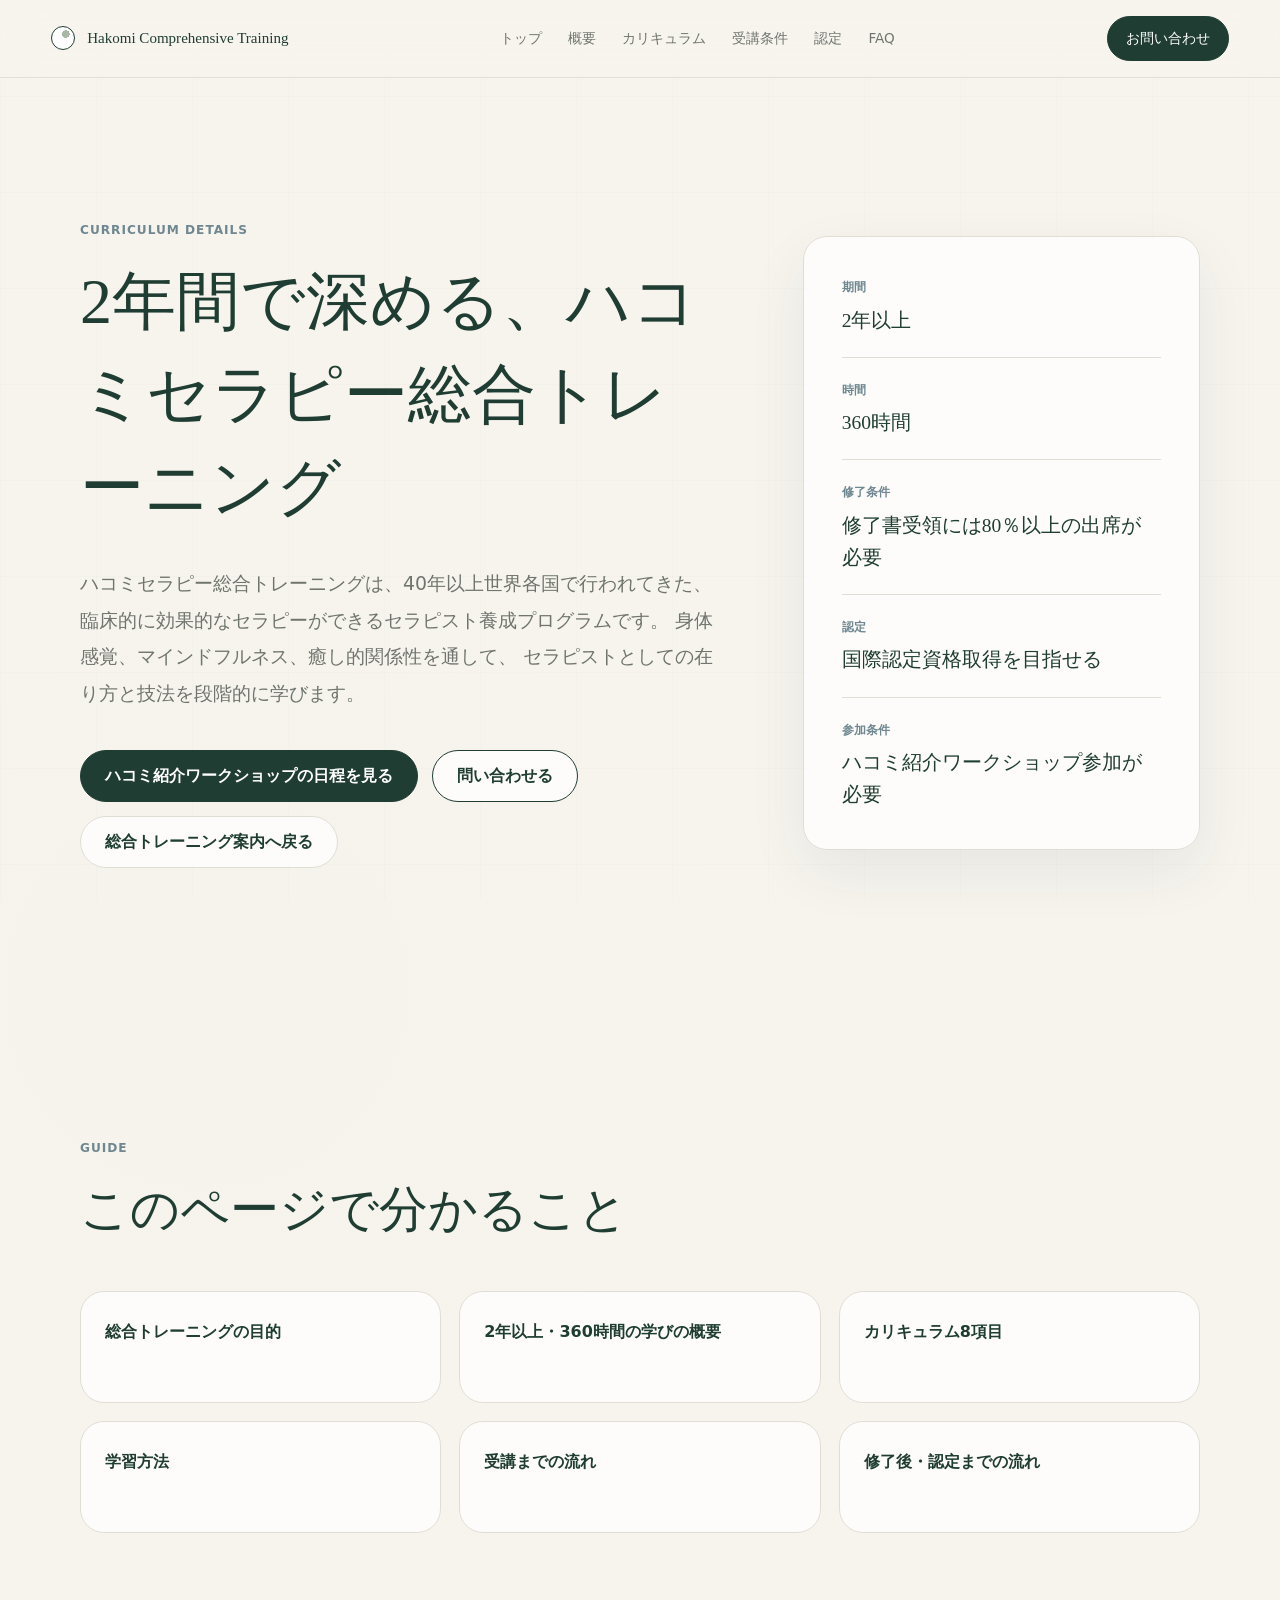
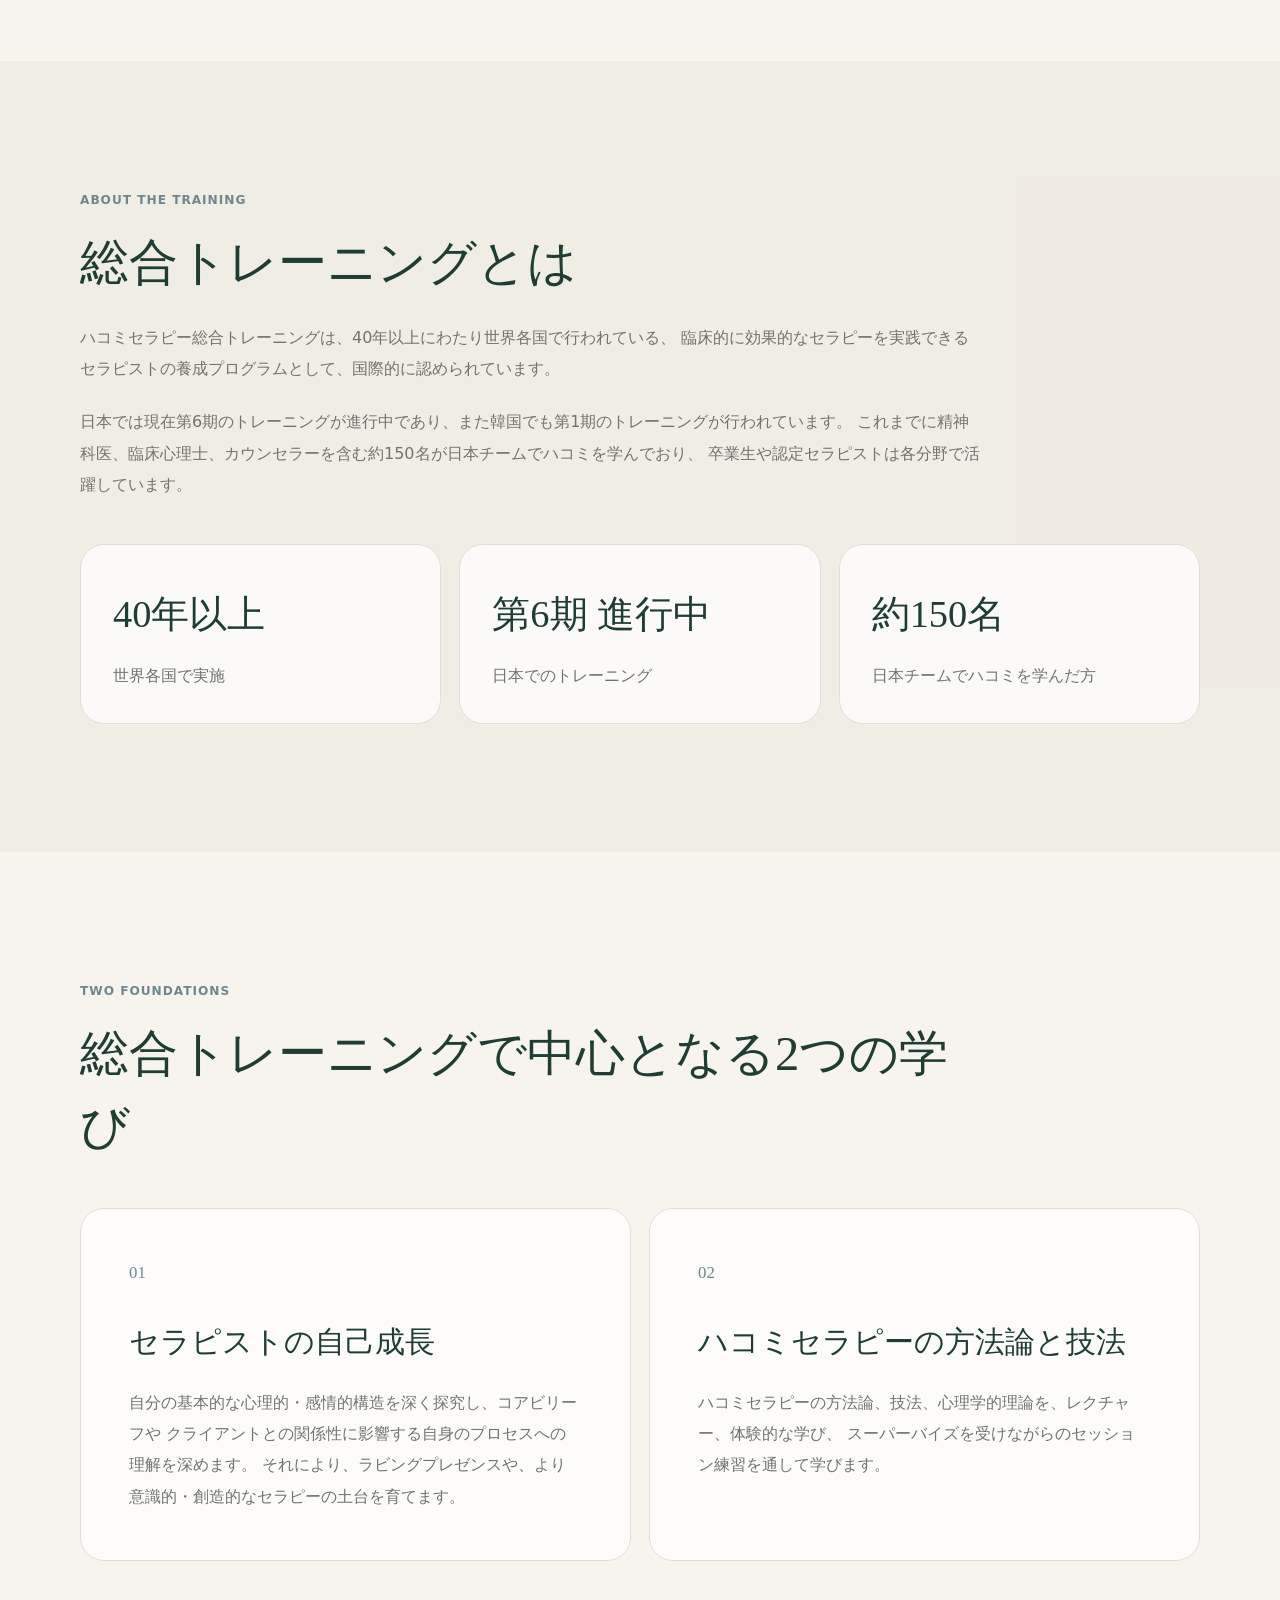
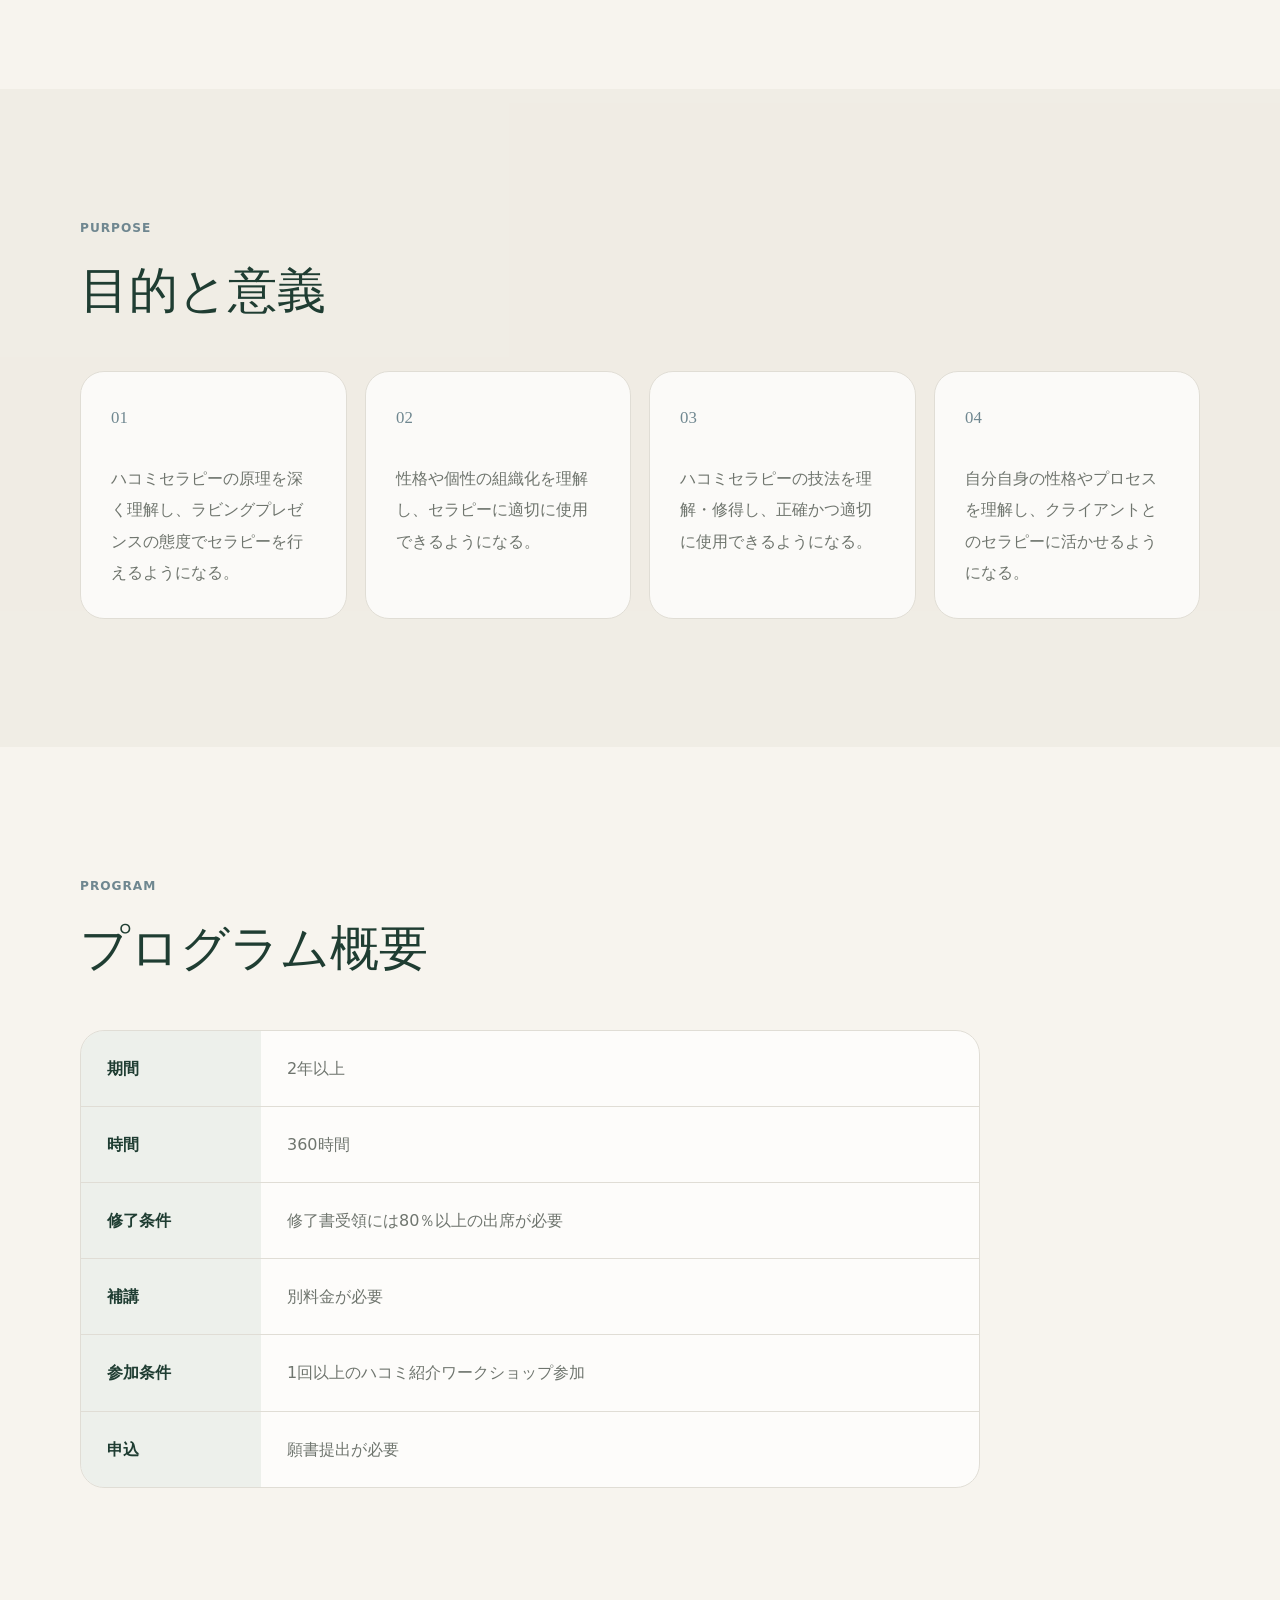
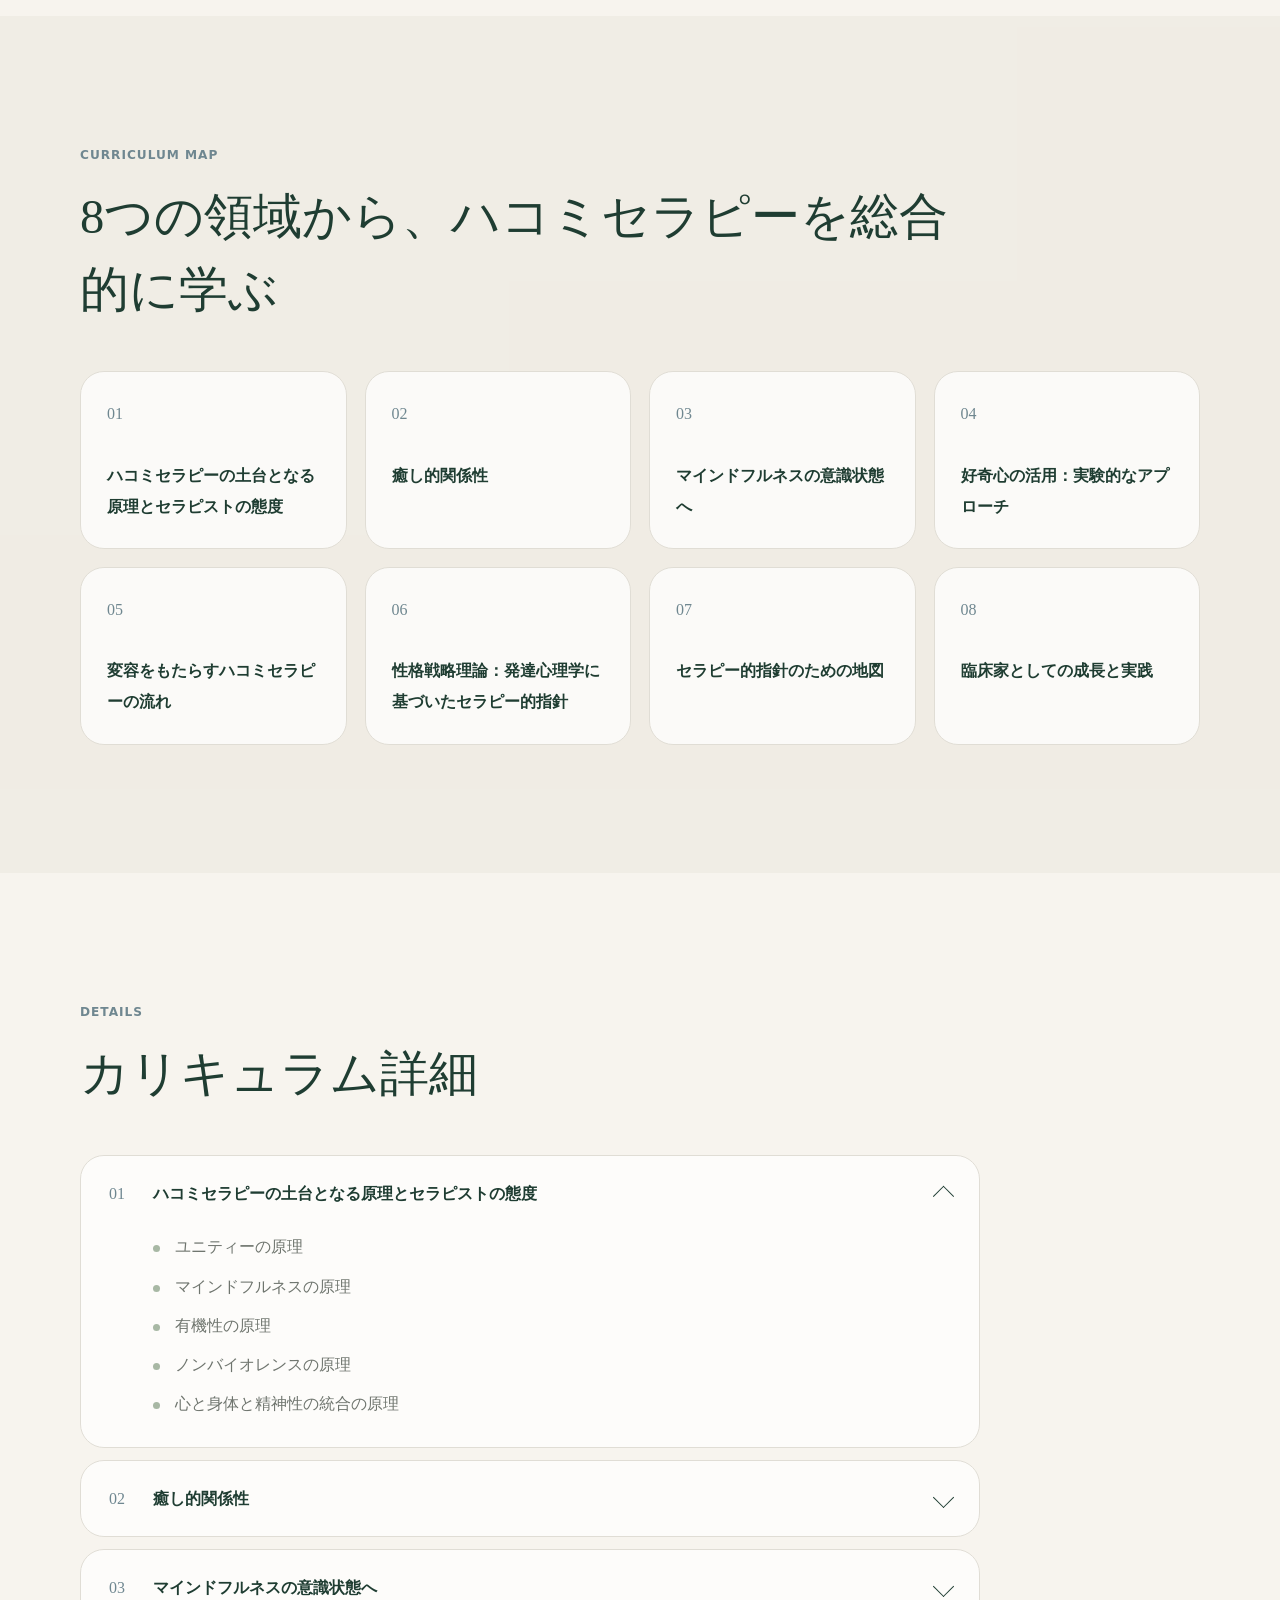
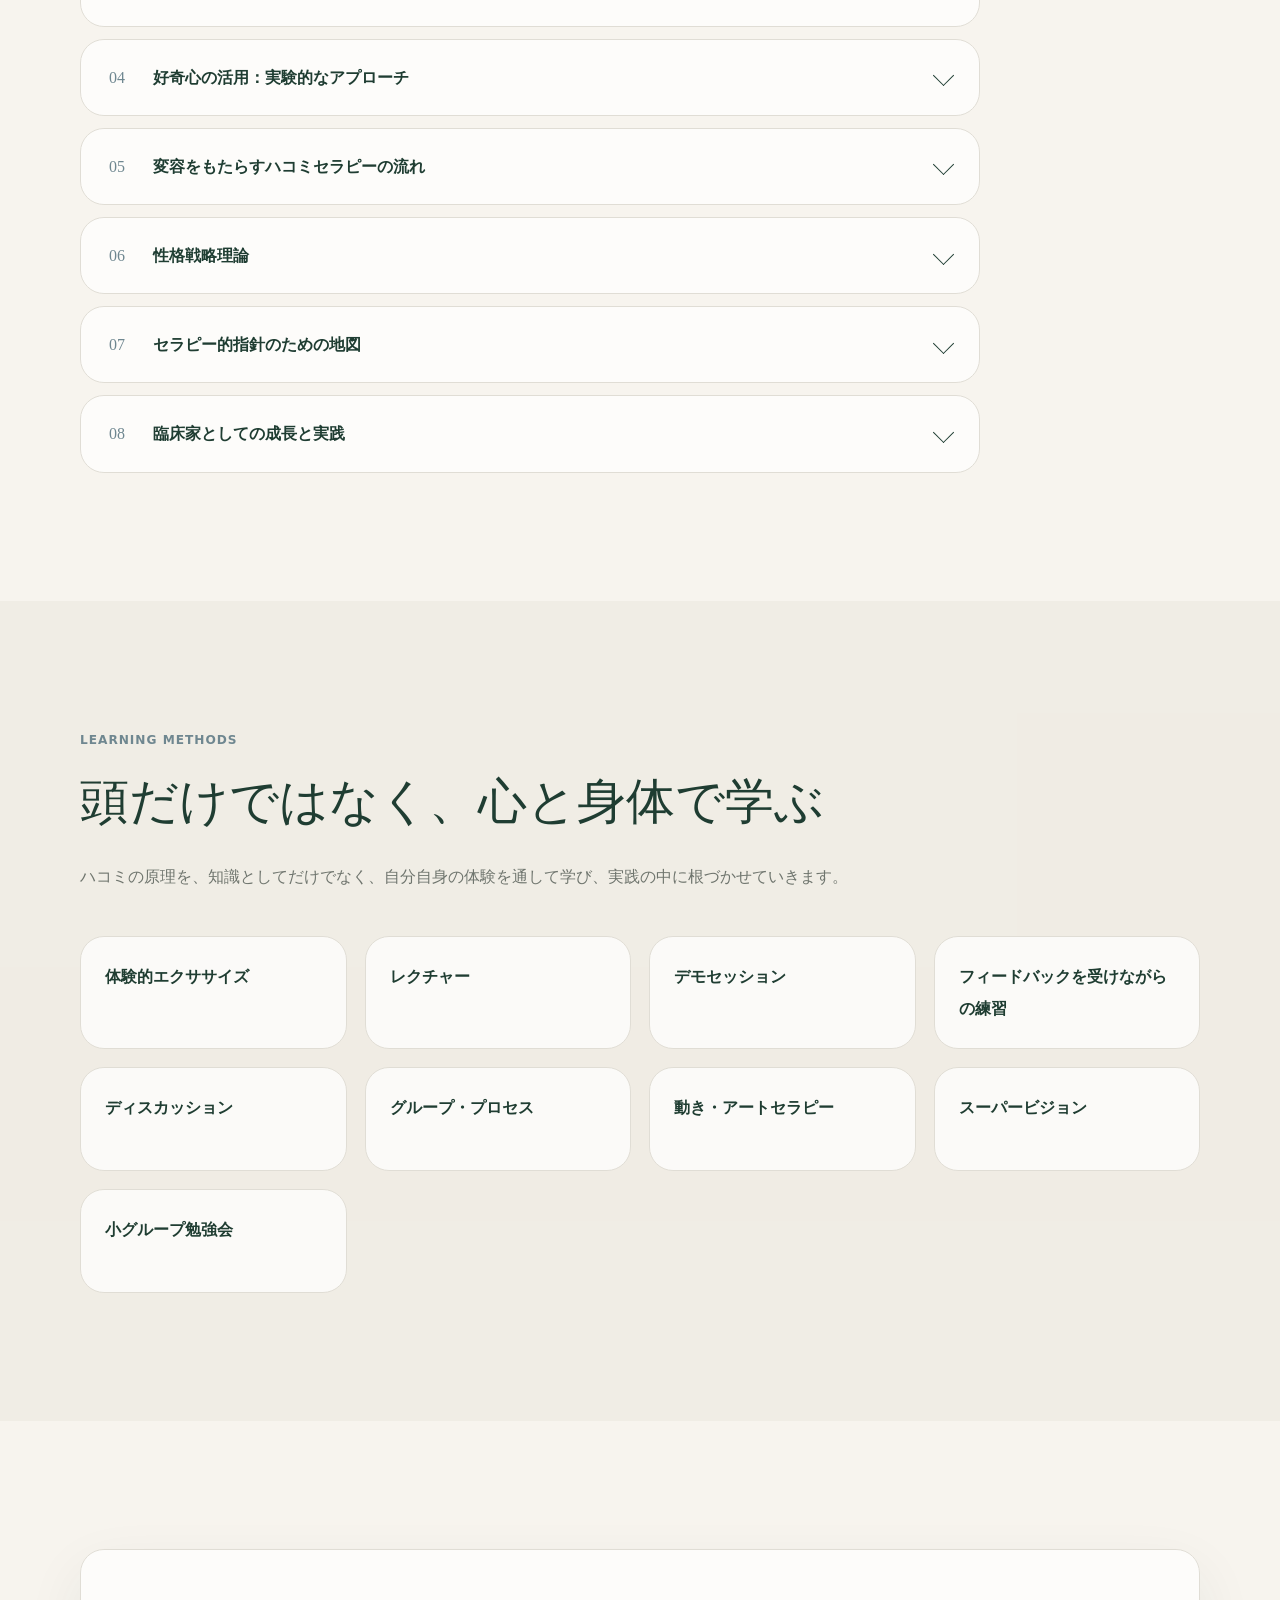
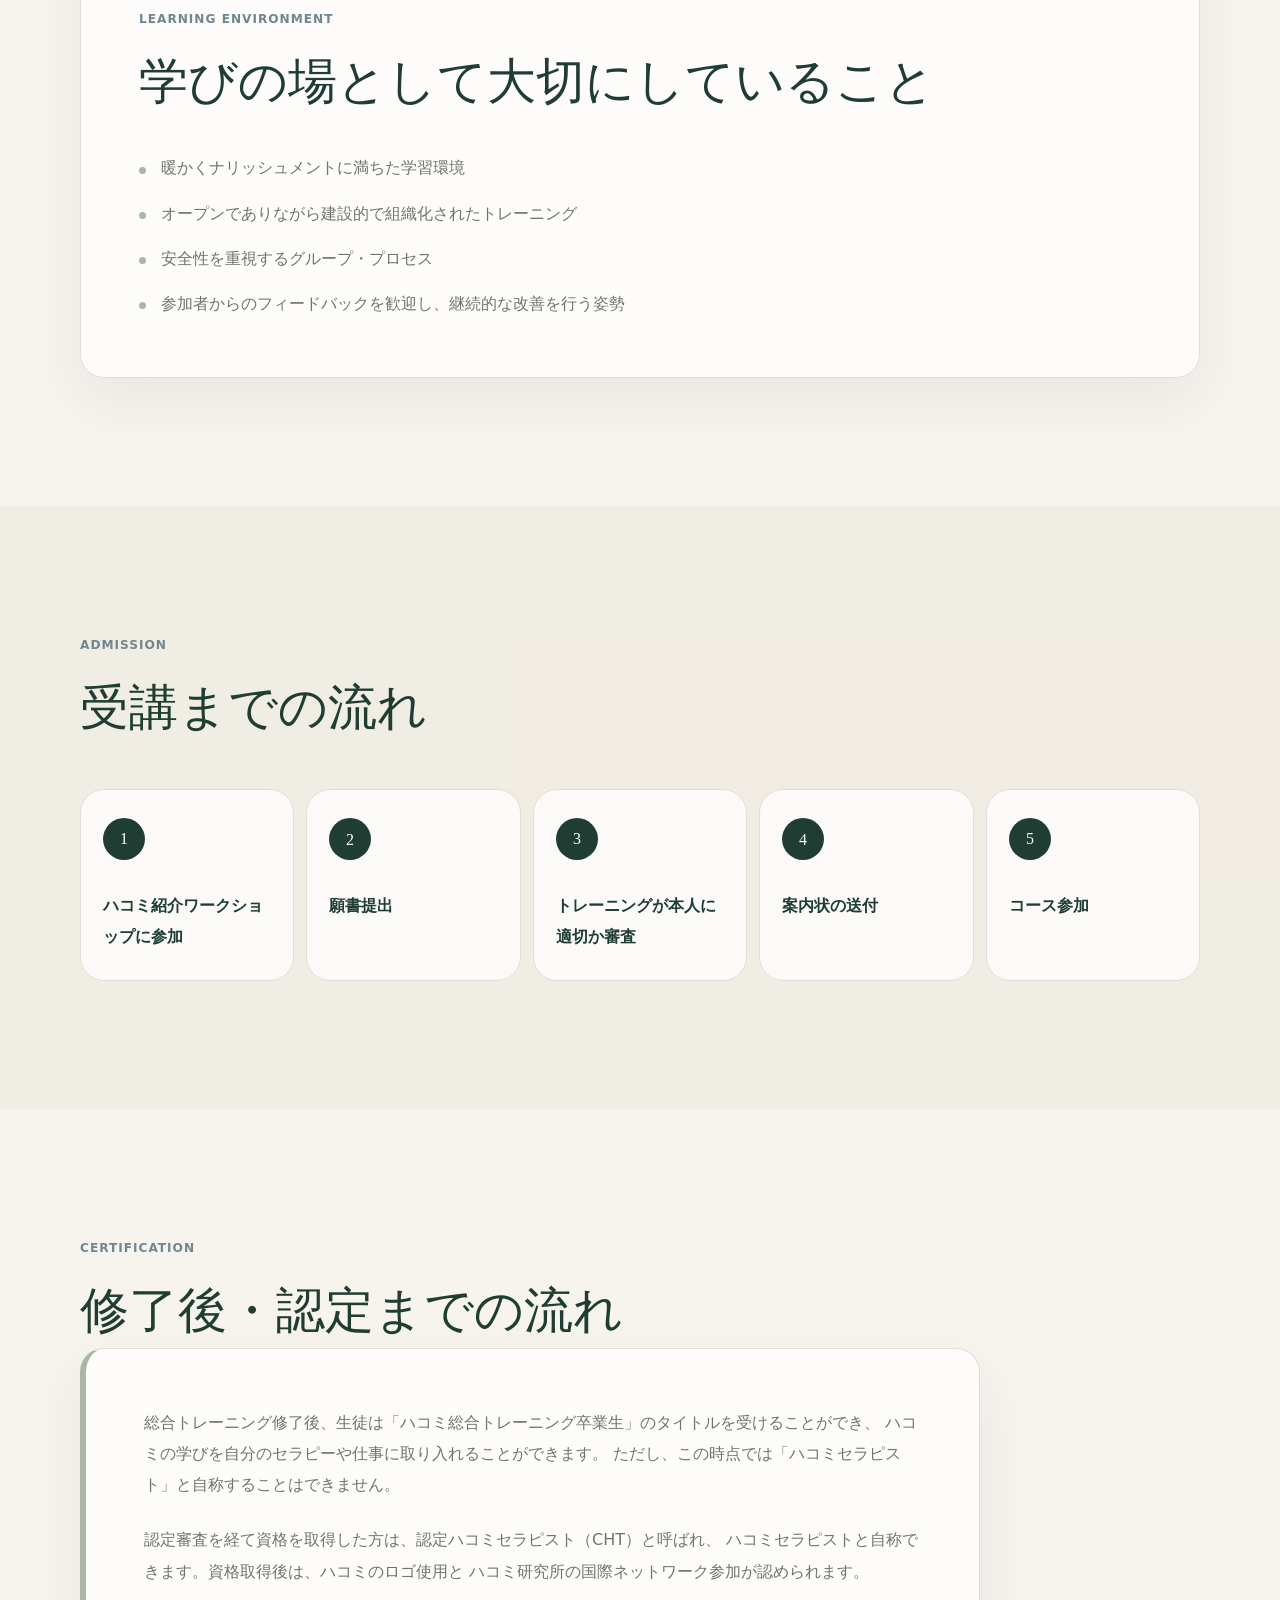
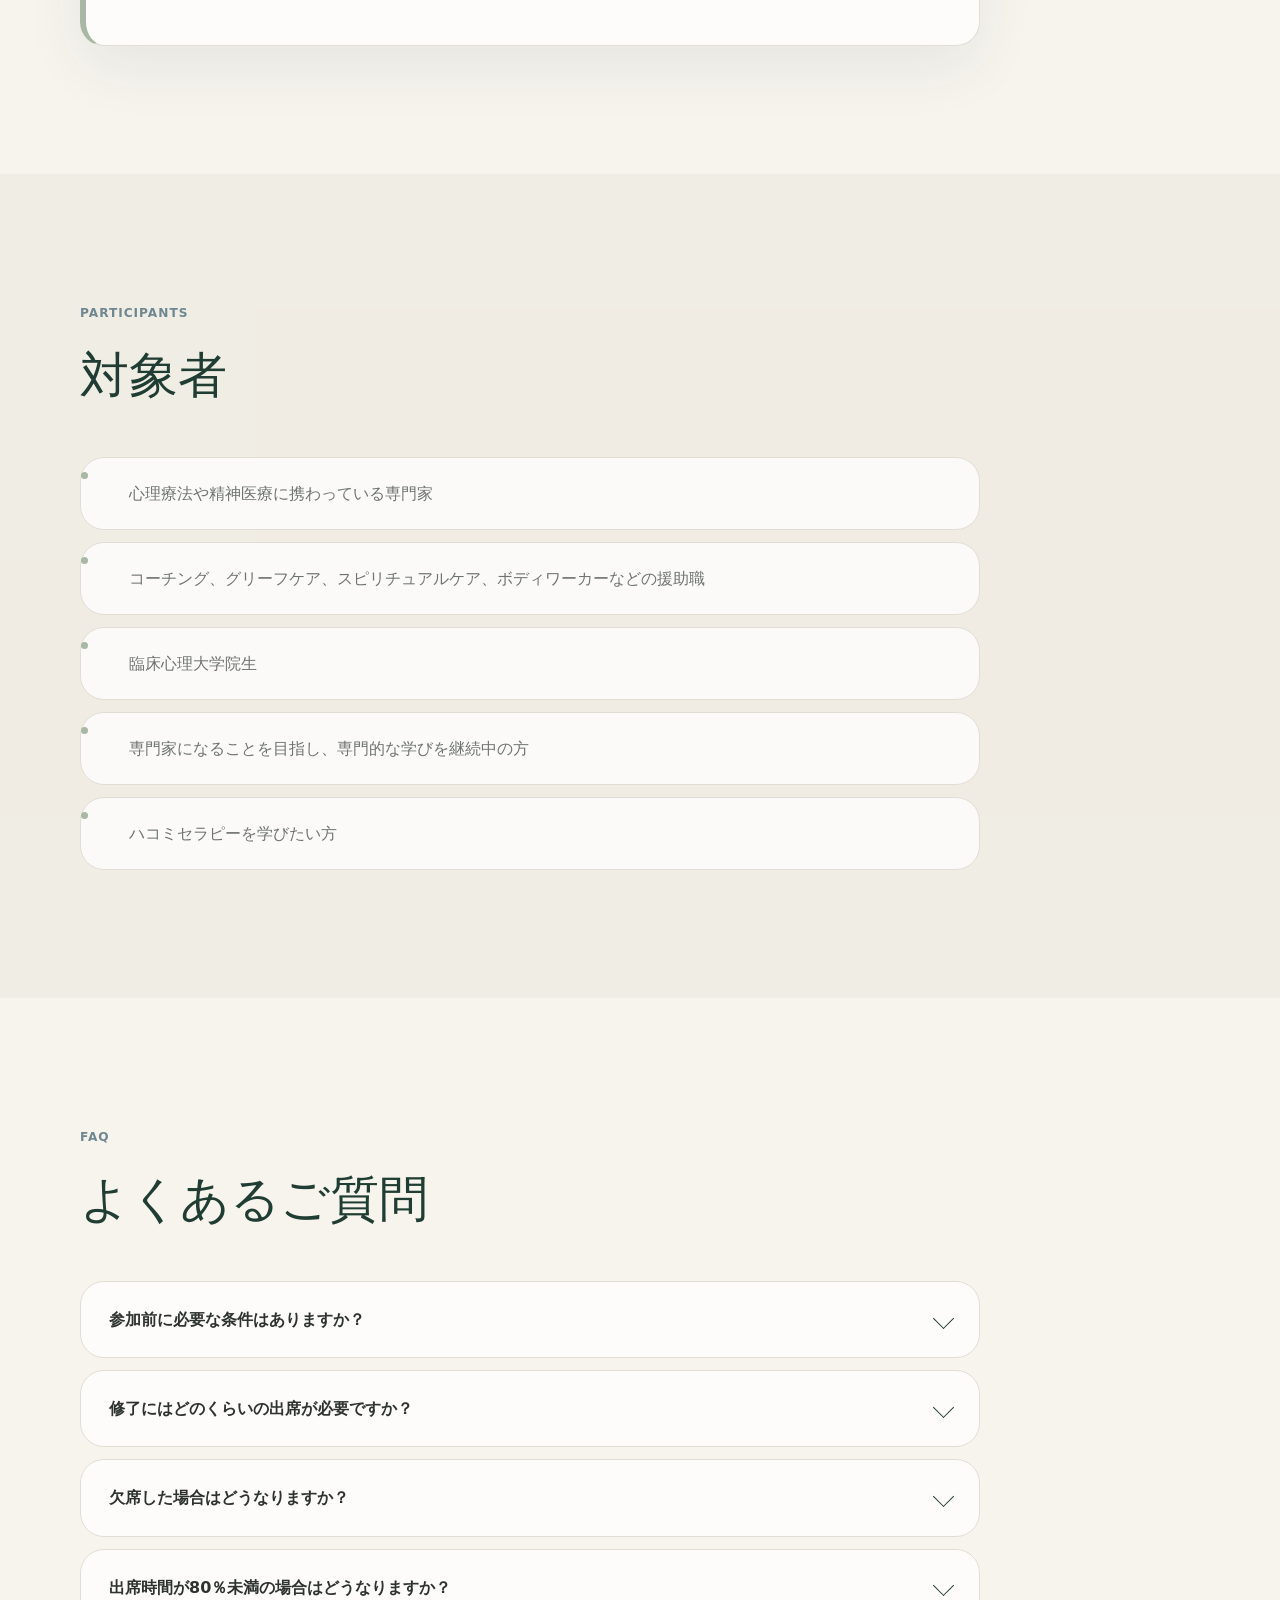
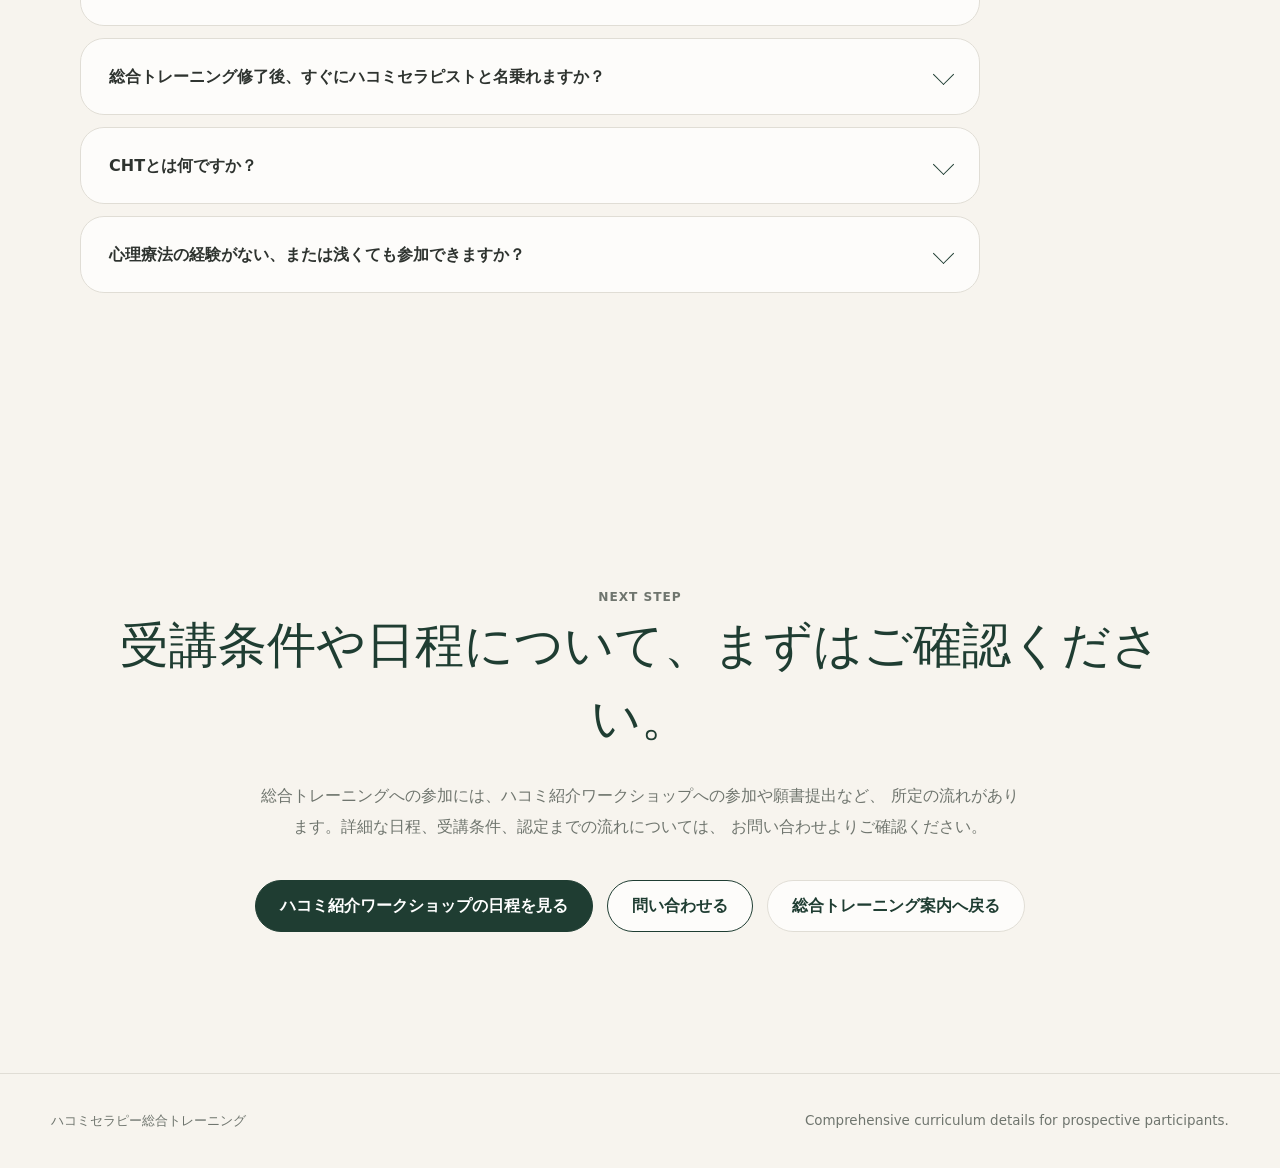
<file: curriculum-detail-v2.html>
<!doctype html>
<html lang="ja">
  <head>
    <meta charset="utf-8" />
    <meta name="viewport" content="width=device-width, initial-scale=1" />
    <meta name="robots" content="noindex, nofollow" />
    <title>ハコミセラピー総合トレーニング | カリキュラム詳細</title>
    <meta
      name="description"
      content="ハコミセラピー総合トレーニングの内容、期間、カリキュラム、受講条件、修了後の認定プロセスを確認できる詳細ページです。"
    />
    <link rel="stylesheet" href="./style.css" />
    <script src="./script.js" defer></script>
    <!--
      curriculum-detail-v2.html（2026-10-25 修正版／2026-11-22 11/19トレーナー会議の結果を反映）
      ・元の curriculum-detail.html は変更していません。
      ・事務局様の原稿コメント（2026/9/28〜10/3）と、期間「2年以上」のご回答を反映しています。
      ・class="review-note" は事務局様確認用のメモです。公開前に削除してください。
    -->
    <style>
      .review-note{display:block;margin-top:24px;padding:12px 16px;border:1px dashed #8a5a3c;border-radius:3px;background:#fff6ea;color:#8a5a3c;font-size:.82rem;line-height:1.75;text-align:left}
    </style>
  </head>
  <body>
    <header class="site-header" aria-label="サイトヘッダー">
      <a class="brand" href="#top" aria-label="ハコミセラピー総合トレーニング">
        <span class="brand-mark" aria-hidden="true"></span>
        <span>Hakomi Comprehensive Training</span>
      </a>
      <nav class="header-nav" aria-label="主要ナビゲーション">
        <a href="./index-v2.html">トップ</a>
        <a href="#overview">概要</a>
        <a href="#curriculum">カリキュラム</a>
        <a href="#admission">受講条件</a>
        <a href="#certification">認定</a>
        <a href="#faq">FAQ</a>
      </nav>
      <a class="header-cta" href="#contact">お問い合わせ</a>
    </header>

    <main id="top">
      <section class="hero section-large" aria-labelledby="hero-title">
        <div class="hero-copy">
          <p class="eyebrow">Curriculum Details</p>
          <h1 id="hero-title">2年間で深める、ハコミセラピー総合トレーニング</h1>
          <p class="lead">
            ハコミセラピー総合トレーニングは、40年以上世界各国で行われてきた、
            臨床的に効果的なセラピーができるセラピスト養成プログラムです。
            身体感覚、マインドフルネス、癒し的関係性を通して、
            セラピストとしての在り方と技法を段階的に学びます。
          </p>
          <div class="hero-actions" aria-label="主要アクション">
            <a class="button primary" href="https://www.hakomijapan.info/workshop/">ハコミ紹介ワークショップの日程を見る</a>
            <a class="button secondary" href="#contact">問い合わせる</a>
            <a class="button ghost" href="./index-v2.html">総合トレーニング案内へ戻る</a>
          </div>
        </div>

        <aside class="hero-panel" aria-label="プログラム要点">
          <dl class="hero-facts">
            <div>
              <dt>期間</dt>
              <dd>2年以上</dd>
            </div>
            <div>
              <dt>時間</dt>
              <dd>360時間</dd>
            </div>
            <div>
              <dt>修了条件</dt>
              <dd>修了書受領には80％以上の出席が必要</dd>
            </div>
            <div>
              <dt>認定</dt>
              <dd>国際認定資格取得を目指せる</dd>
            </div>
            <div>
              <dt>参加条件</dt>
              <dd>ハコミ紹介ワークショップ参加が必要</dd>
            </div>
          </dl>
        </aside>
      </section>

      <section class="section" aria-labelledby="learn-title">
        <div class="section-heading narrow">
          <p class="eyebrow">Guide</p>
          <h2 id="learn-title">このページで分かること</h2>
        </div>
        <div class="mini-card-grid">
          <article class="mini-card">総合トレーニングの目的</article>
          <article class="mini-card">2年以上・360時間の学びの概要</article>
          <article class="mini-card">カリキュラム8項目</article>
          <article class="mini-card">学習方法</article>
          <article class="mini-card">受講までの流れ</article>
          <article class="mini-card">修了後・認定までの流れ</article>
        </div>
      </section>

      <section id="overview" class="section muted" aria-labelledby="overview-title">
        <div class="section-heading content-width">
          <p class="eyebrow">About the Training</p>
          <h2 id="overview-title">総合トレーニングとは</h2>
          <p>
            ハコミセラピー総合トレーニングは、40年以上にわたり世界各国で行われている、
            臨床的に効果的なセラピーを実践できるセラピストの養成プログラムとして、国際的に認められています。
          </p>
          <p>
            日本では現在第6期のトレーニングが進行中であり、また韓国でも第1期のトレーニングが行われています。
            これまでに精神科医、臨床心理士、カウンセラーを含む約150名が日本チームでハコミを学んでおり、
            卒業生や認定セラピストは各分野で活躍しています。
          </p>
        </div>
        <div class="number-grid">
          <article>
            <strong>40年以上</strong>
            <span>世界各国で実施</span>
          </article>
          <article>
            <strong>第6期 進行中</strong>
            <span>日本でのトレーニング</span>
          </article>
          <article>
            <strong>約150名</strong>
            <span>日本チームでハコミを学んだ方</span>
          </article>
        </div>
      </section>

      <section class="section" aria-labelledby="two-learning-title">
        <div class="section-heading content-width">
          <p class="eyebrow">Two Foundations</p>
          <h2 id="two-learning-title">総合トレーニングで中心となる2つの学び</h2>
        </div>
        <div class="two-card-grid">
          <article class="card large-card">
            <span class="card-index">01</span>
            <h3>セラピストの自己成長</h3>
            <p>
              自分の基本的な心理的・感情的構造を深く探究し、コアビリーフや
              クライアントとの関係性に影響する自身のプロセスへの理解を深めます。
              それにより、ラビングプレゼンスや、より意識的・創造的なセラピーの土台を育てます。
            </p>
          </article>
          <article class="card large-card">
            <span class="card-index">02</span>
            <h3>ハコミセラピーの方法論と技法</h3>
            <p>
              ハコミセラピーの方法論、技法、心理学的理論を、レクチャー、体験的な学び、
              スーパーバイズを受けながらのセッション練習を通して学びます。
            </p>
          </article>
        </div>
      </section>

      <section class="section muted" aria-labelledby="purpose-title">
        <div class="section-heading content-width">
          <p class="eyebrow">Purpose</p>
          <h2 id="purpose-title">目的と意義</h2>
        </div>
        <div class="card-grid four">
          <article class="card">
            <span class="card-index">01</span>
            <p>ハコミセラピーの原理を深く理解し、ラビングプレゼンスの態度でセラピーを行えるようになる。</p>
          </article>
          <article class="card">
            <span class="card-index">02</span>
            <p>性格や個性の組織化を理解し、セラピーに適切に使用できるようになる。</p>
          </article>
          <article class="card">
            <span class="card-index">03</span>
            <p>ハコミセラピーの技法を理解・修得し、正確かつ適切に使用できるようになる。</p>
          </article>
          <article class="card">
            <span class="card-index">04</span>
            <p>自分自身の性格やプロセスを理解し、クライアントとのセラピーに活かせるようになる。</p>
          </article>
        </div>
      </section>

      <section class="section" aria-labelledby="program-title">
        <div class="section-heading content-width">
          <p class="eyebrow">Program</p>
          <h2 id="program-title">プログラム概要</h2>
        </div>
        <div class="overview-table" role="table" aria-label="プログラム概要">
          <div role="row">
            <span role="rowheader">期間</span>
            <p role="cell">2年以上</p>
          </div>
          <div role="row">
            <span role="rowheader">時間</span>
            <p role="cell">360時間</p>
          </div>
          <div role="row">
            <span role="rowheader">修了条件</span>
            <p role="cell">修了書受領には80％以上の出席が必要</p>
          </div>
          <div role="row">
            <span role="rowheader">補講</span>
            <p role="cell">別料金が必要</p>
          </div>
          <div role="row">
            <span role="rowheader">参加条件</span>
            <p role="cell">1回以上のハコミ紹介ワークショップ参加</p>
          </div>
          <div role="row">
            <span role="rowheader">申込</span>
            <p role="cell">願書提出が必要</p>
          </div>
        </div>
      </section>

      <section id="curriculum" class="section muted" aria-labelledby="curriculum-title">
        <div class="section-heading content-width">
          <p class="eyebrow">Curriculum Map</p>
          <h2 id="curriculum-title">8つの領域から、ハコミセラピーを総合的に学ぶ</h2>
        </div>
        <div class="curriculum-grid">
          <article><span>01</span>ハコミセラピーの土台となる原理とセラピストの態度</article>
          <article><span>02</span>癒し的関係性</article>
          <article><span>03</span>マインドフルネスの意識状態へ</article>
          <article><span>04</span>好奇心の活用：実験的なアプローチ</article>
          <article><span>05</span>変容をもたらすハコミセラピーの流れ</article>
          <article><span>06</span>性格戦略理論：発達心理学に基づいたセラピー的指針</article>
          <article><span>07</span>セラピー的指針のための地図</article>
          <article><span>08</span>臨床家としての成長と実践</article>
        </div>
      </section>

      <section class="section" aria-labelledby="curriculum-detail-title">
        <div class="section-heading content-width">
          <p class="eyebrow">Details</p>
          <h2 id="curriculum-detail-title">カリキュラム詳細</h2>
        </div>
        <div class="accordion-list" data-accordion>
          <article class="accordion-item is-open">
            <button class="accordion-trigger" type="button" aria-expanded="true">
              <span>01</span>ハコミセラピーの土台となる原理とセラピストの態度
            </button>
            <div class="accordion-panel">
              <ul>
                <li>ユニティーの原理</li>
                <li>マインドフルネスの原理</li>
                <li>有機性の原理</li>
                <li>ノンバイオレンスの原理</li>
                <li>心と身体と精神性の統合の原理</li>
              </ul>
            </div>
          </article>
          <article class="accordion-item">
            <button class="accordion-trigger" type="button" aria-expanded="false">
              <span>02</span>癒し的関係性
            </button>
            <div class="accordion-panel" hidden>
              <ul>
                <li>セラピストの態度</li>
                <li>ラビングプレゼンス</li>
                <li>コンタクト</li>
                <li>指標</li>
                <li>無意識の協力</li>
                <li>クライアントの変容力への信頼</li>
              </ul>
            </div>
          </article>
          <article class="accordion-item">
            <button class="accordion-trigger" type="button" aria-expanded="false">
              <span>03</span>マインドフルネスの意識状態へ
            </button>
            <div class="accordion-panel" hidden>
              <ul>
                <li>意識状態の適切な使い方</li>
                <li>マインドフルネスの意識状態へのアクセス</li>
                <li>今この瞬間の体験</li>
                <li>様々な体験の領域</li>
              </ul>
            </div>
          </article>
          <article class="accordion-item">
            <button class="accordion-trigger" type="button" aria-expanded="false">
              <span>04</span>好奇心の活用：実験的なアプローチ
            </button>
            <div class="accordion-panel" hidden>
              <ul>
                <li>指標を使っての実験</li>
                <li>プローブ</li>
                <li>テイクオーバー</li>
                <li>ナリッシュメントやアクセス方法としての身体的タッチ</li>
                <li>タッチは必ずクライアントの許可を得て行うもの</li>
              </ul>
            </div>
          </article>
          <article class="accordion-item">
            <button class="accordion-trigger" type="button" aria-expanded="false">
              <span>05</span>変容をもたらすハコミセラピーの流れ
            </button>
            <div class="accordion-panel" hidden>
              <ul>
                <li>日常会話から癒しをもたらす意識状態へ</li>
                <li>言葉とイメージ</li>
                <li>激しい感情との取り組み</li>
                <li>得られなかった体験</li>
                <li>コアマテリアル</li>
                <li>バリアへのアクセス</li>
                <li>トラウマの認識と取り組み</li>
                <li>変容</li>
                <li>統合と完了</li>
              </ul>
            </div>
          </article>
          <article class="accordion-item">
            <button class="accordion-trigger" type="button" aria-expanded="false">
              <span>06</span>性格戦略理論
            </button>
            <div class="accordion-panel" hidden>
              <ul>
                <li>自己の組織化としての性格</li>
                <li>心と身体の組織化のパターン</li>
                <li>8つの戦略</li>
                <li>内面からパターンを学ぶ</li>
                <li>身体を読む</li>
              </ul>
            </div>
          </article>
          <article class="accordion-item">
            <button class="accordion-trigger" type="button" aria-expanded="false">
              <span>07</span>セラピー的指針のための地図
            </button>
            <div class="accordion-panel" hidden>
              <ul>
                <li>神経系心理学と愛着理論</li>
                <li>セラピーのプロセスの段階</li>
                <li>感受性のサイクル</li>
                <li>プロセスの調整と情報収集</li>
                <li>システムから抜け出す</li>
                <li>行き詰まりのサインの早期認識</li>
                <li>セラピスト自身の無意識の傾向</li>
              </ul>
            </div>
          </article>
          <article class="accordion-item">
            <button class="accordion-trigger" type="button" aria-expanded="false">
              <span>08</span>臨床家としての成長と実践
            </button>
            <div class="accordion-panel" hidden>
              <ul>
                <li>行き詰まった時の介入方法</li>
                <li>倫理とパワーの正しい使い方</li>
                <li>ハコミを仕事に統合させる</li>
              </ul>
            </div>
          </article>
        </div>
      </section>

      <section class="section muted" aria-labelledby="methods-title">
        <div class="section-heading content-width">
          <p class="eyebrow">Learning Methods</p>
          <h2 id="methods-title">頭だけではなく、心と身体で学ぶ</h2>
          <p>ハコミの原理を、知識としてだけでなく、自分自身の体験を通して学び、実践の中に根づかせていきます。</p>
        </div>
        <div class="method-grid">
          <article>体験的エクササイズ</article>
          <article>レクチャー</article>
          <article>デモセッション</article>
          <article>フィードバックを受けながらの練習</article>
          <article>ディスカッション</article>
          <article>グループ・プロセス</article>
          <article>動き・アートセラピー</article>
          <article>スーパービジョン</article>
          <article>小グループ勉強会</article>
        </div>
      </section>

      <section class="section" aria-labelledby="care-title">
        <div class="care-card">
          <div class="section-heading">
            <p class="eyebrow">Learning Environment</p>
            <h2 id="care-title">学びの場として大切にしていること</h2>
          </div>
          <ul class="check-list">
            <li>暖かくナリッシュメントに満ちた学習環境</li>
            <li>オープンでありながら建設的で組織化されたトレーニング</li>
            <li>安全性を重視するグループ・プロセス</li>
            <li>参加者からのフィードバックを歓迎し、継続的な改善を行う姿勢</li>
          </ul>
        </div>
      </section>

      <section id="admission" class="section muted" aria-labelledby="admission-title">
        <div class="section-heading content-width">
          <p class="eyebrow">Admission</p>
          <h2 id="admission-title">受講までの流れ</h2>
        </div>
        <div class="step-list">
          <article><span>1</span><p>ハコミ紹介ワークショップに参加</p></article>
          <article><span>2</span><p>願書提出</p></article>
          <article><span>3</span><p>トレーニングが本人に適切か審査</p></article>
          <article><span>4</span><p>案内状の送付</p></article>
          <article><span>5</span><p>コース参加</p></article>
        </div>
      </section>

      <section id="certification" class="section" aria-labelledby="certification-title">
        <div class="section-heading content-width">
          <p class="eyebrow">Certification</p>
          <h2 id="certification-title">修了後・認定までの流れ</h2>
        </div>
        <div class="notice-card">
          <p>
            総合トレーニング修了後、生徒は「ハコミ総合トレーニング卒業生」のタイトルを受けることができ、
            ハコミの学びを自分のセラピーや仕事に取り入れることができます。
            ただし、この時点では「ハコミセラピスト」と自称することはできません。
          </p>
          <p>
            認定審査を経て資格を取得した方は、認定ハコミセラピスト（CHT）と呼ばれ、
            ハコミセラピストと自称できます。資格取得後は、ハコミのロゴ使用と
            ハコミ研究所の国際ネットワーク参加が認められます。
          </p>
        </div>
      </section>

      <section class="section muted" aria-labelledby="target-title">
        <div class="section-heading content-width">
          <p class="eyebrow">Participants</p>
          <h2 id="target-title">対象者</h2>
        </div>
        <ul class="target-list">
          <li>心理療法や精神医療に携わっている専門家</li>
          <li>コーチング、グリーフケア、スピリチュアルケア、ボディワーカーなどの援助職</li>
          <li>臨床心理大学院生</li>
          <li>専門家になることを目指し、専門的な学びを継続中の方</li>
          <li>ハコミセラピーを学びたい方</li>
        </ul>
      </section>

      <section id="faq" class="section" aria-labelledby="faq-title">
        <div class="section-heading content-width">
          <p class="eyebrow">FAQ</p>
          <h2 id="faq-title">よくあるご質問</h2>
        </div>
        <div class="accordion-list faq-list" data-accordion>
          <article class="accordion-item">
            <button class="accordion-trigger" type="button" aria-expanded="false">参加前に必要な条件はありますか？</button>
            <div class="accordion-panel" hidden>
              <p>1回以上（12時間以上）のハコミ紹介ワークショップ参加と、トレーニングコースへの願書提出が必要です。</p>
            </div>
          </article>
          <article class="accordion-item">
            <button class="accordion-trigger" type="button" aria-expanded="false">修了にはどのくらいの出席が必要ですか？</button>
            <div class="accordion-panel" hidden>
              <p>80％以上の出席時間が必要です。</p>
            </div>
          </article>
          <article class="accordion-item">
            <button class="accordion-trigger" type="button" aria-expanded="false">欠席した場合はどうなりますか？</button>
            <div class="accordion-panel" hidden>
              <p>録画視聴ができます。</p>
            </div>
          </article>
          <article class="accordion-item">
            <button class="accordion-trigger" type="button" aria-expanded="false">出席時間が80％未満の場合はどうなりますか？</button>
            <div class="accordion-panel" hidden>
              <p>必要に応じて補講を受けることになります。補講は別料金が必要です。</p>
            </div>
          </article>
          <article class="accordion-item">
            <button class="accordion-trigger" type="button" aria-expanded="false">総合トレーニング修了後、すぐにハコミセラピストと名乗れますか？</button>
            <div class="accordion-panel" hidden>
              <p>いいえ。総合トレーニング修了直後は「ハコミセラピスト」と自称することはできません。</p>
            </div>
          </article>
          <article class="accordion-item">
            <button class="accordion-trigger" type="button" aria-expanded="false">CHTとは何ですか？</button>
            <div class="accordion-panel" hidden>
              <p>CHTとは、Certified Hakomi Therapistの略で、「認定ハコミセラピスト」のことです。認定審査を経て資格を取得した方が自称できます。</p>
            </div>
          </article>
          <article class="accordion-item">
            <button class="accordion-trigger" type="button" aria-expanded="false">心理療法の経験がない、または浅くても参加できますか？</button>
            <div class="accordion-panel" hidden>
              <p>はい。専門家に学びを継続中の方や、専門家になることを目指される方も対象に含まれます。</p>
            </div>
          </article>
        </div>
      </section>

      <section id="contact" class="final-cta section-large" aria-labelledby="contact-title">
        <p class="eyebrow">Next Step</p>
        <h2 id="contact-title">受講条件や日程について、まずはご確認ください。</h2>
        <p>
          総合トレーニングへの参加には、ハコミ紹介ワークショップへの参加や願書提出など、
          所定の流れがあります。詳細な日程、受講条件、認定までの流れについては、
          お問い合わせよりご確認ください。
        </p>
        <div class="hero-actions">
          <a class="button primary" href="https://www.hakomijapan.info/workshop/">ハコミ紹介ワークショップの日程を見る</a>
          <a class="button secondary" href="mailto:info@example.com?subject=お問い合わせ">問い合わせる</a>
          <a class="button ghost" href="./index-v2.html">総合トレーニング案内へ戻る</a>
        </div>
      </section>
    </main>

    <footer class="site-footer">
      <p>ハコミセラピー総合トレーニング</p>
      <p>Comprehensive curriculum details for prospective participants.</p>
    </footer>
  </body>
</html>
</file>
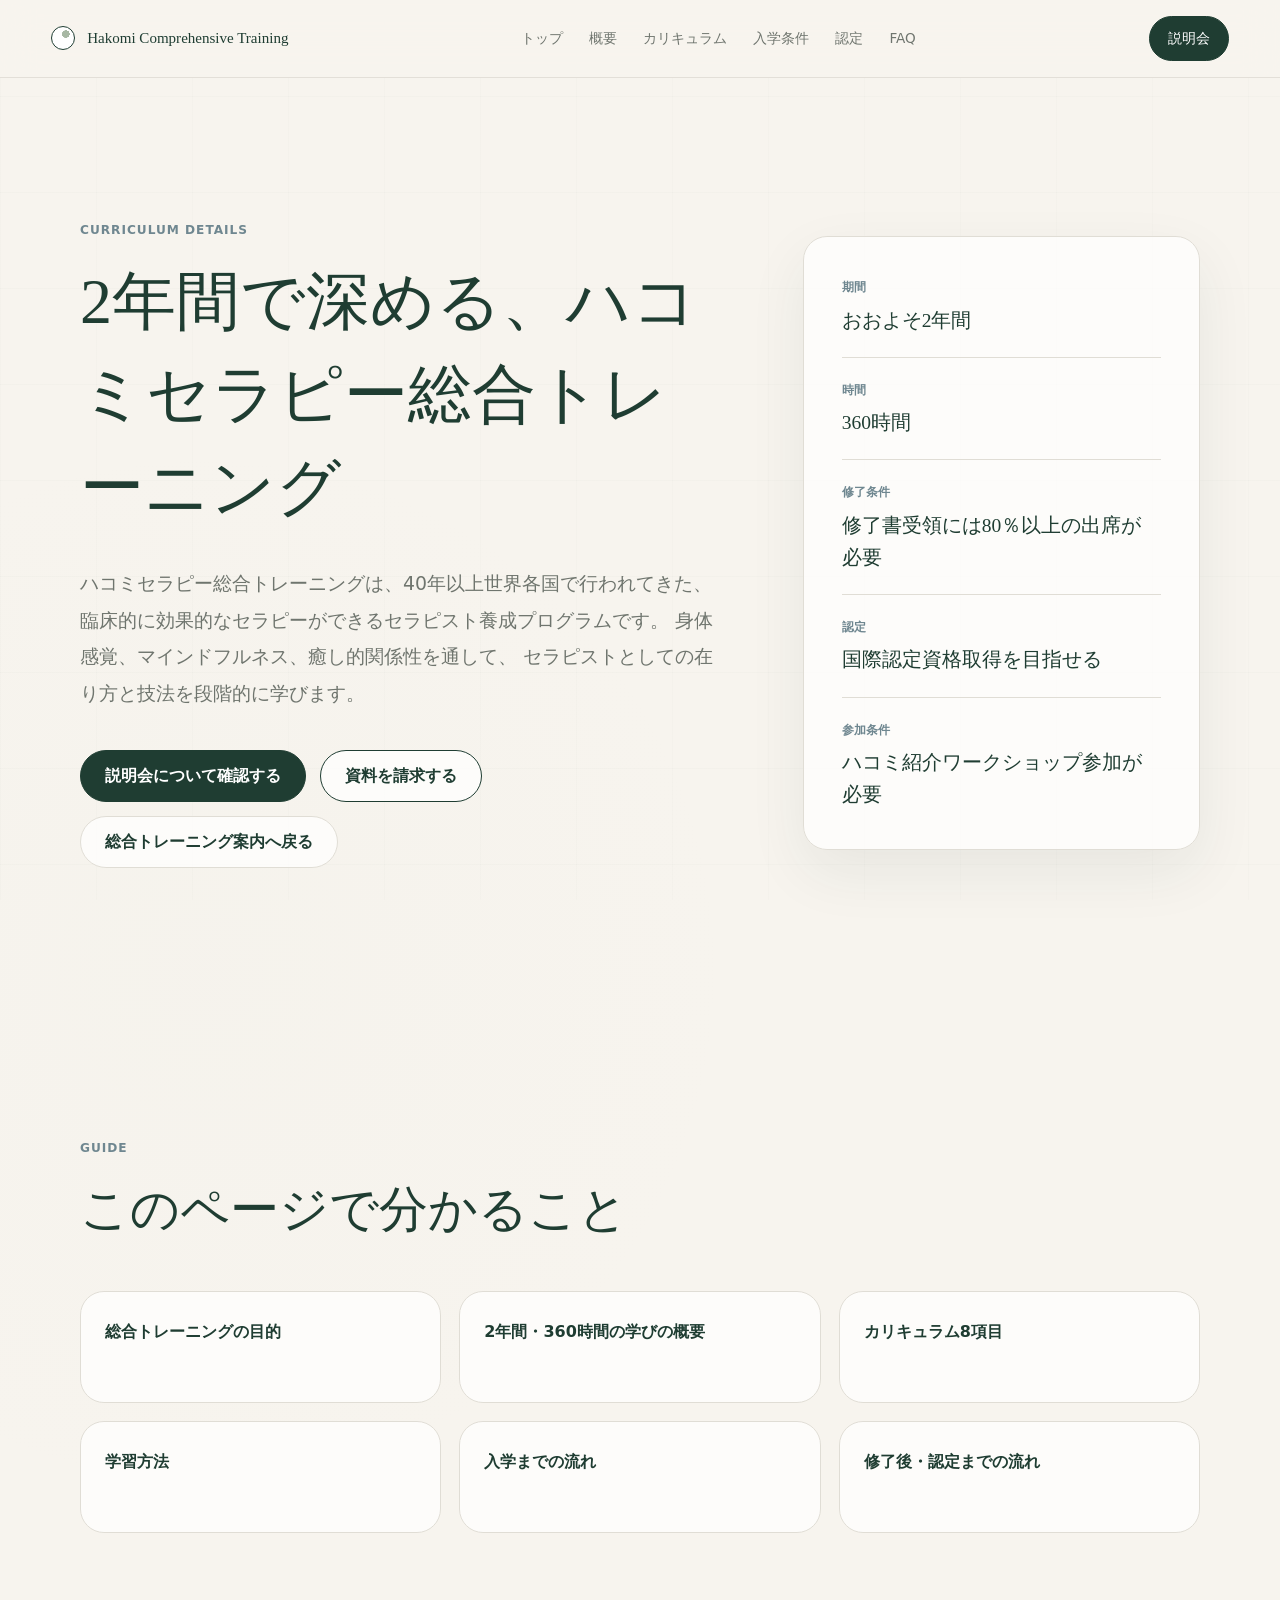
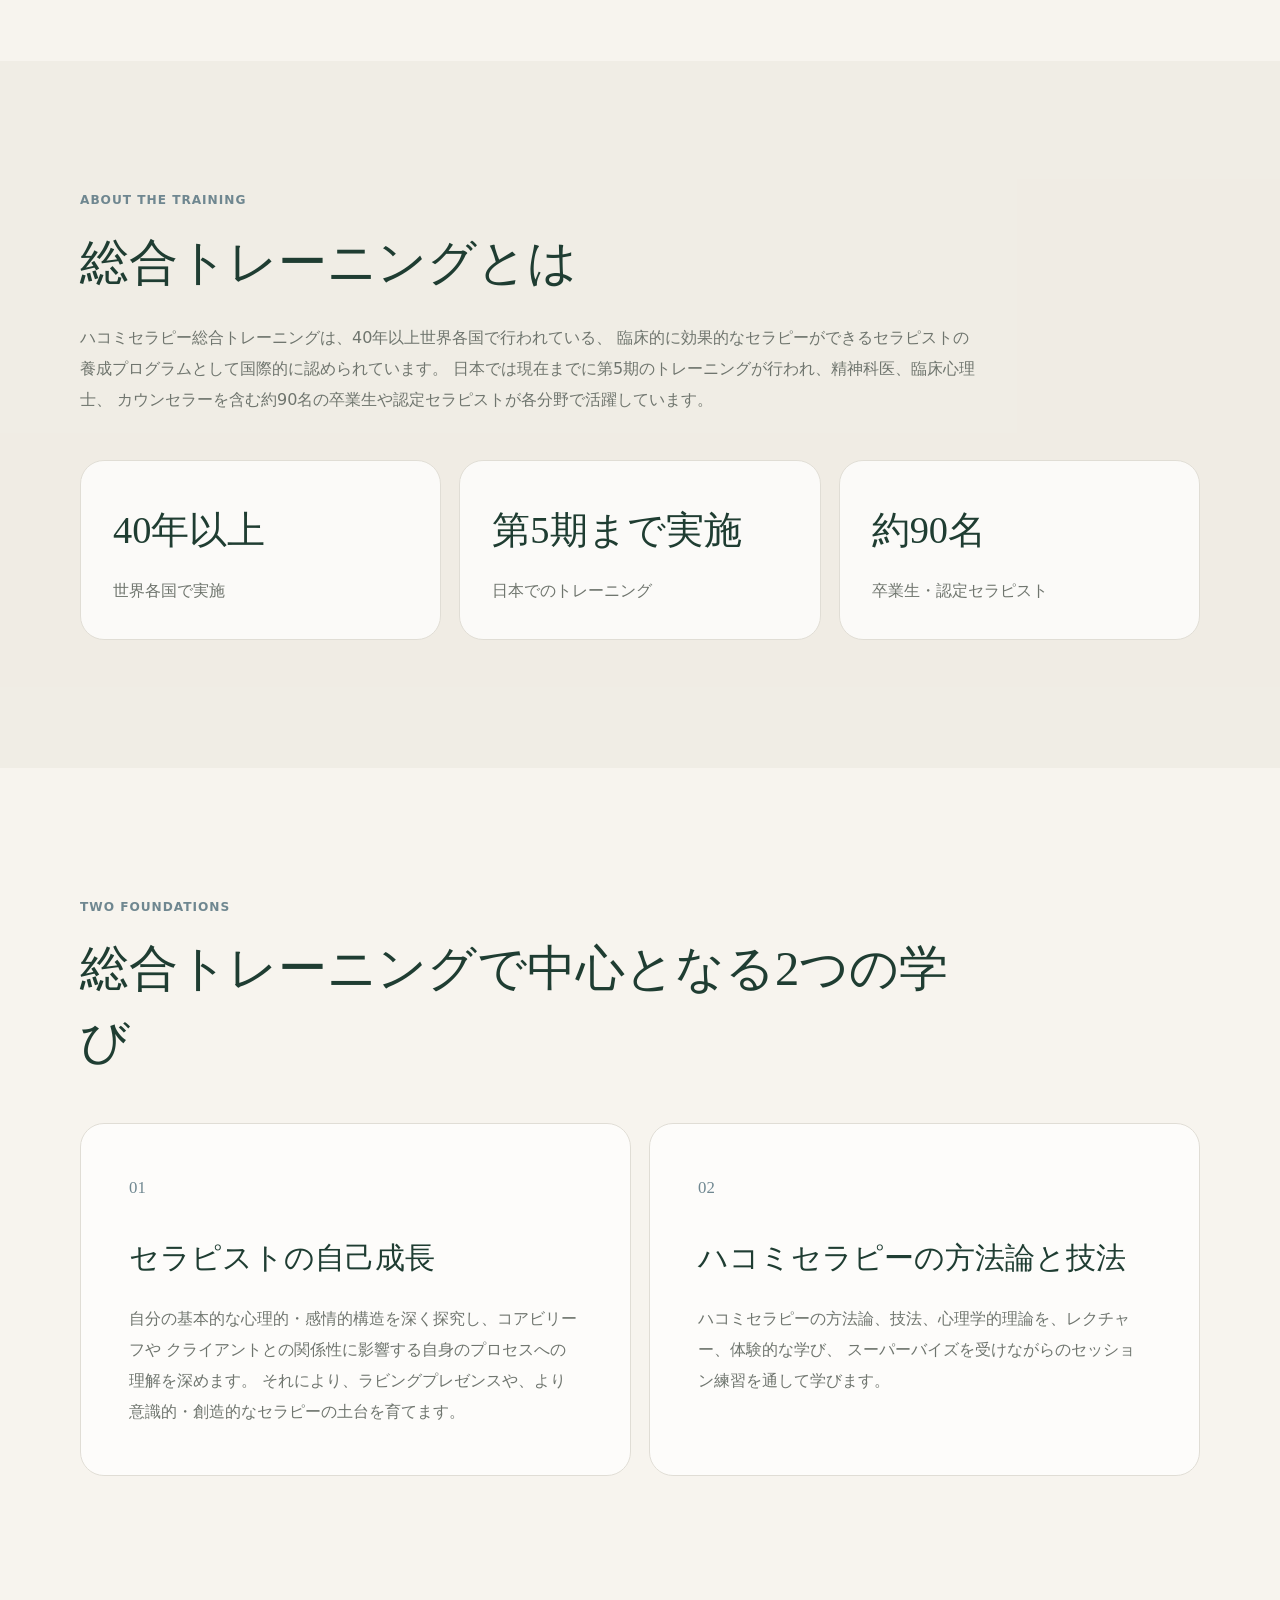
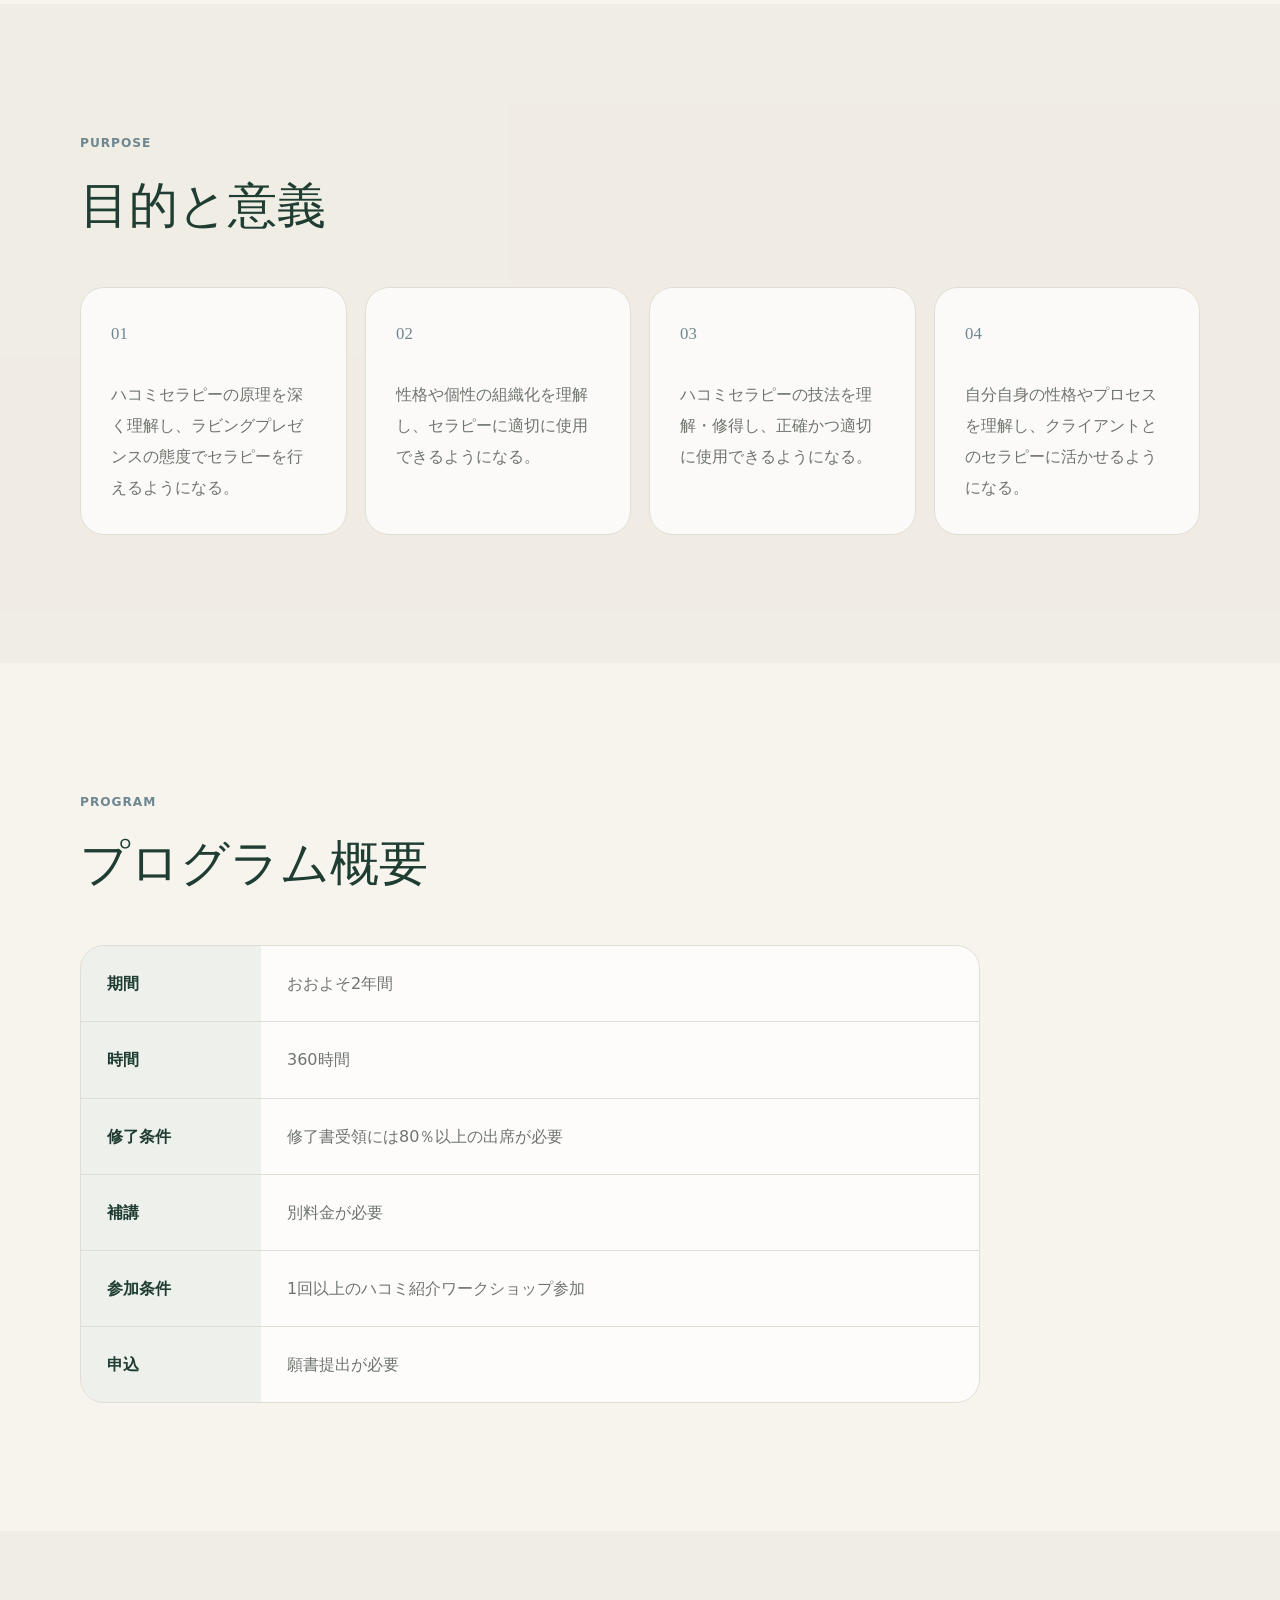
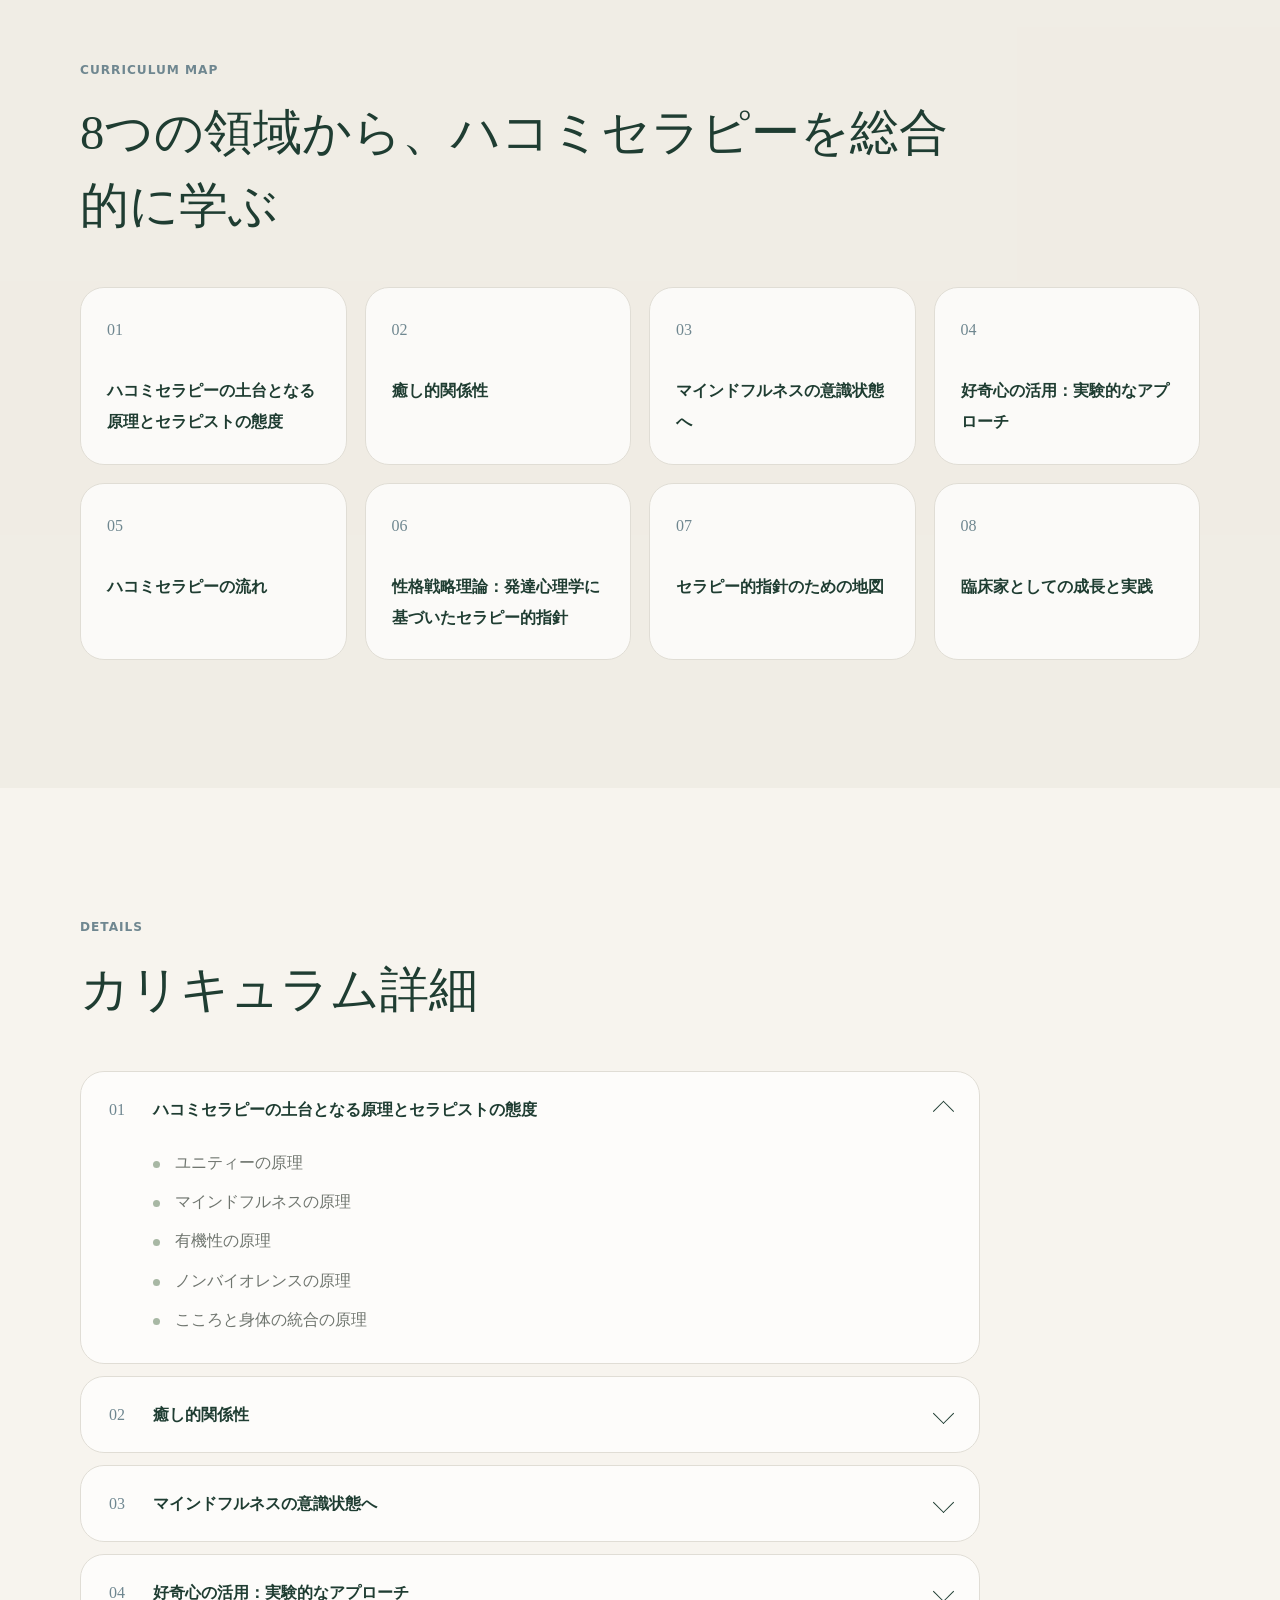
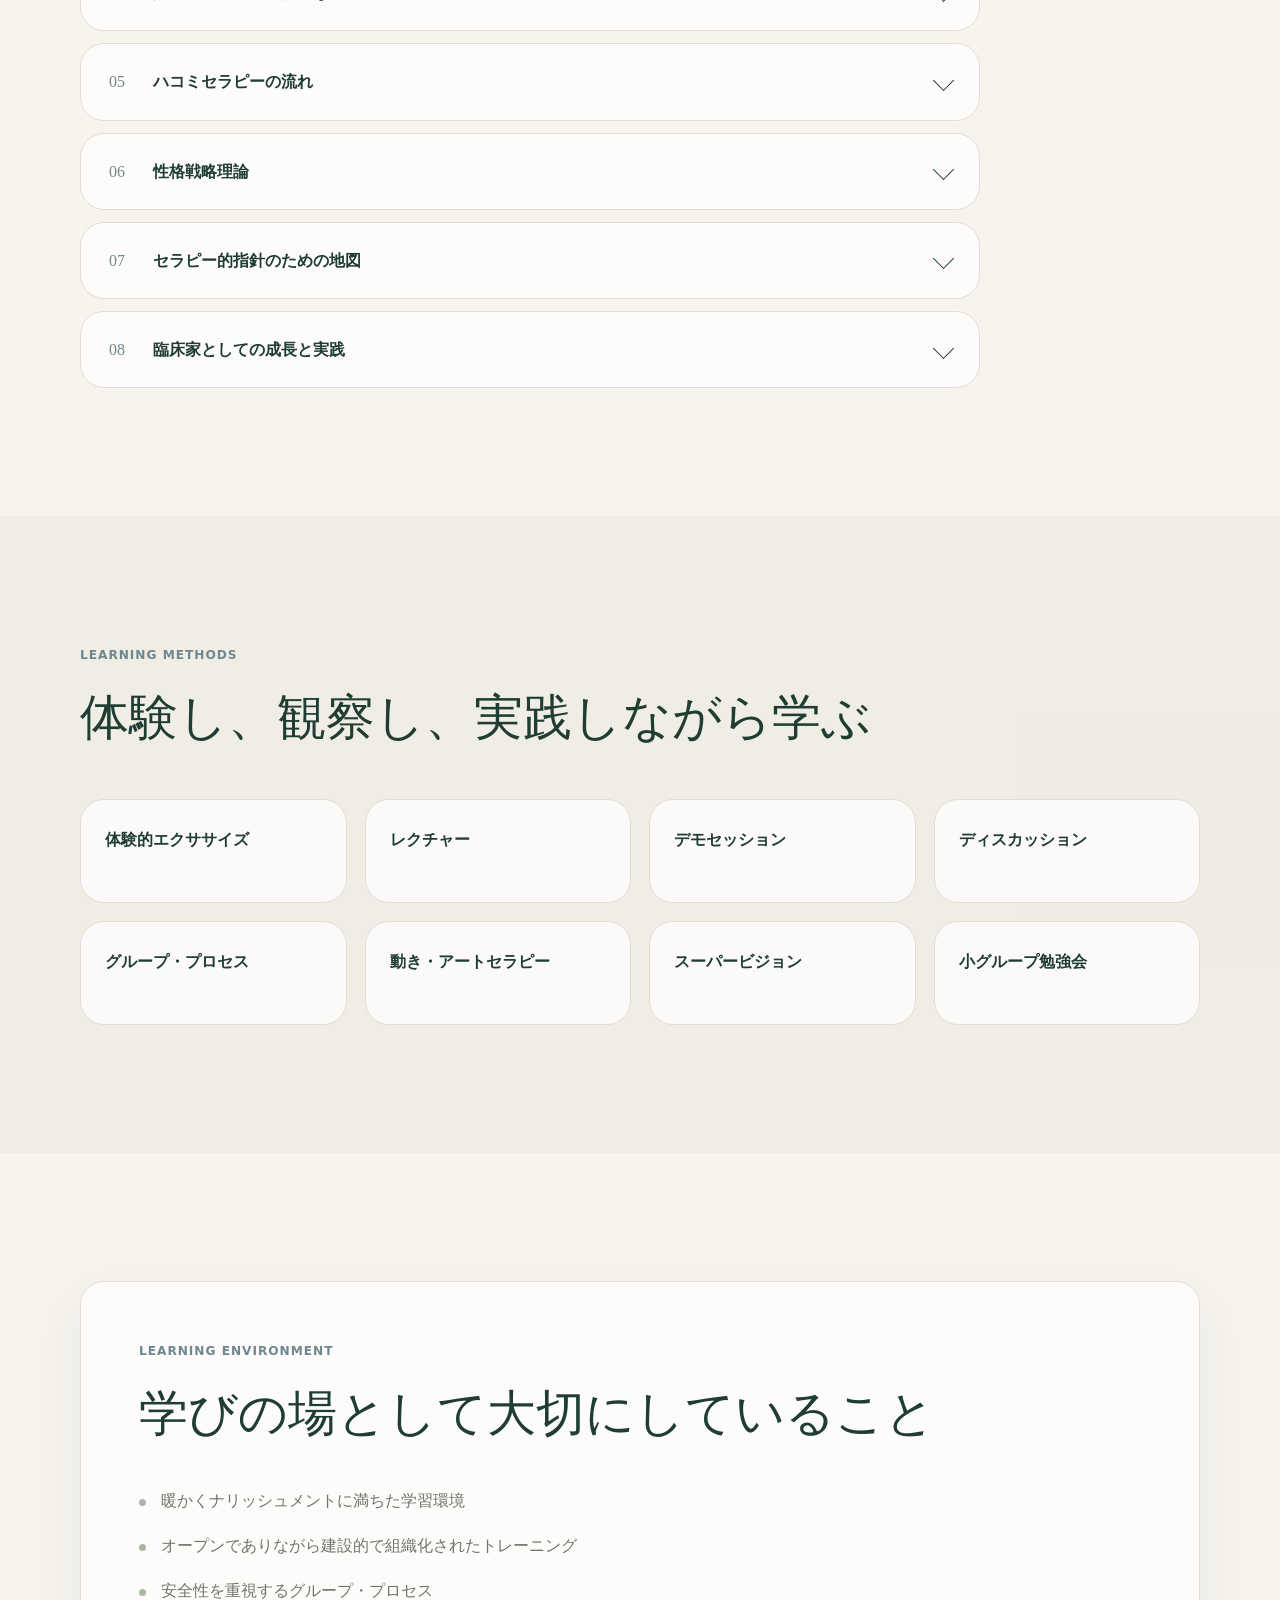
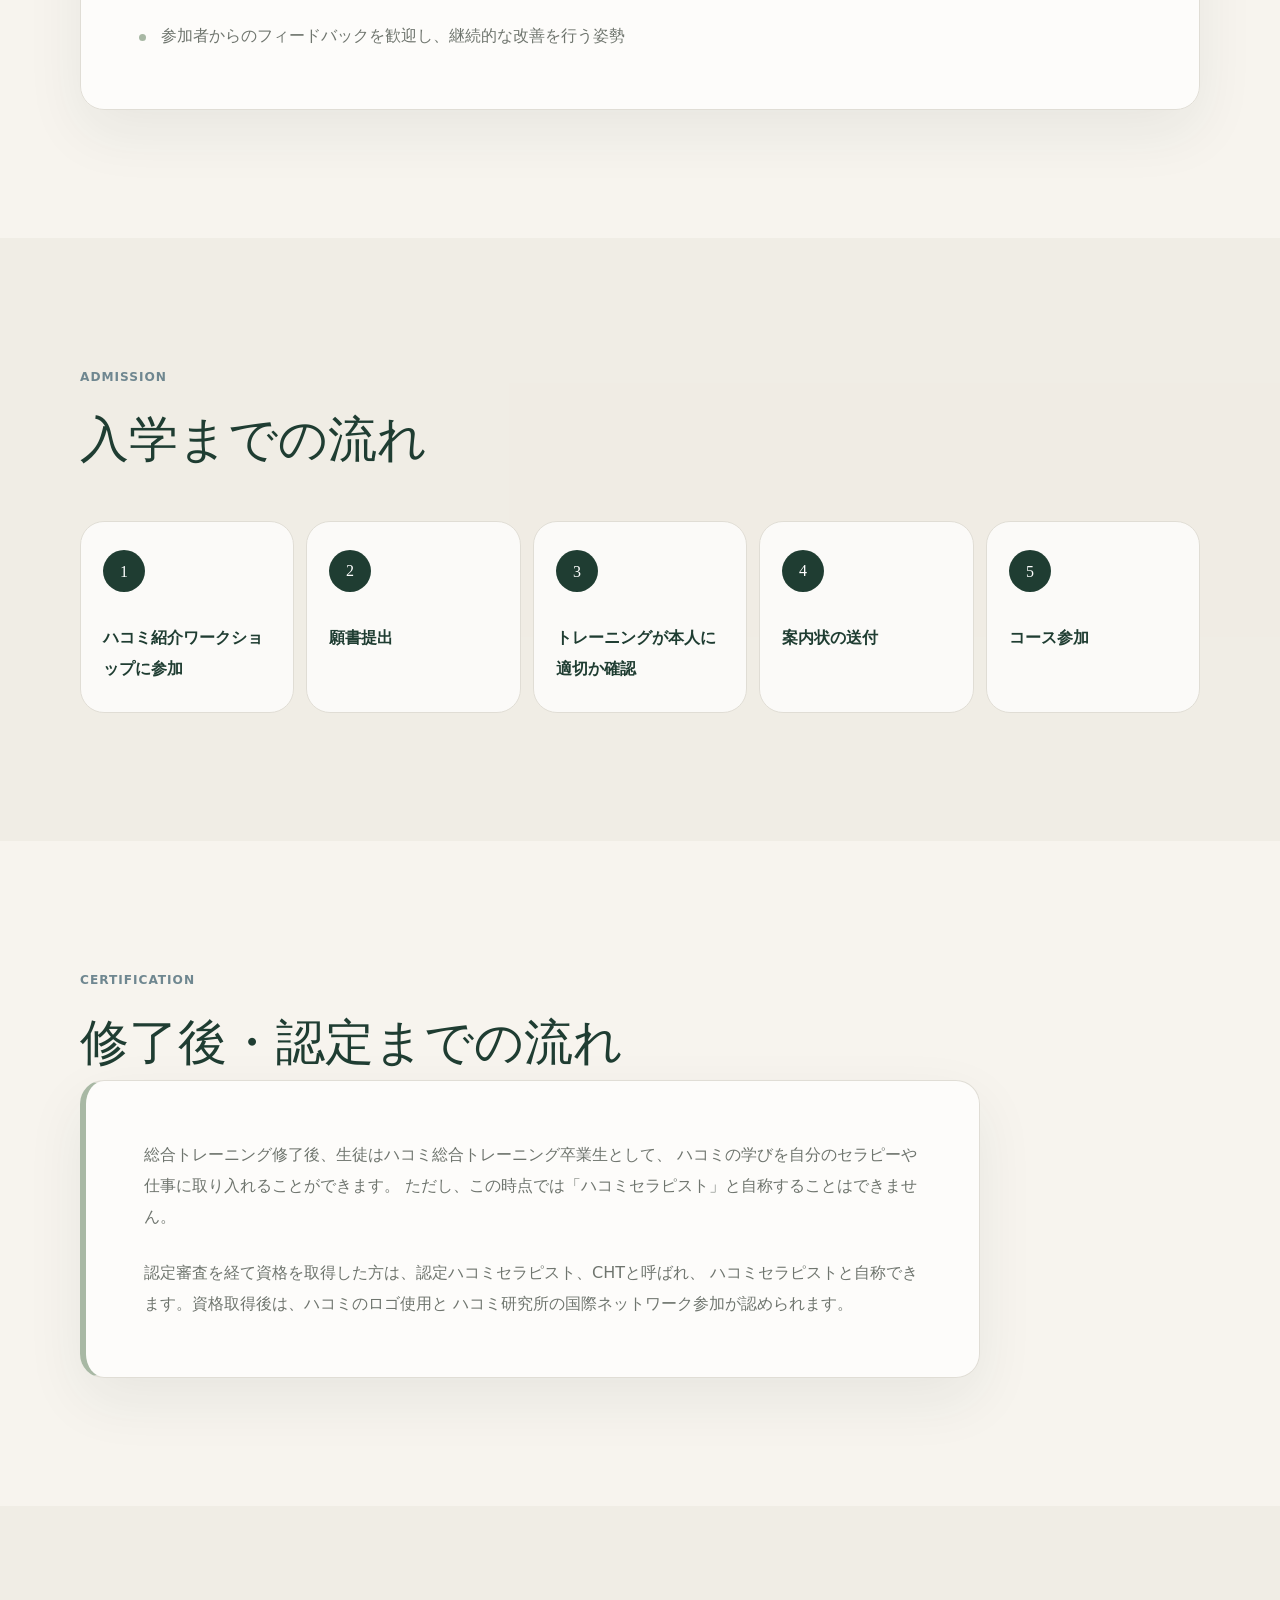
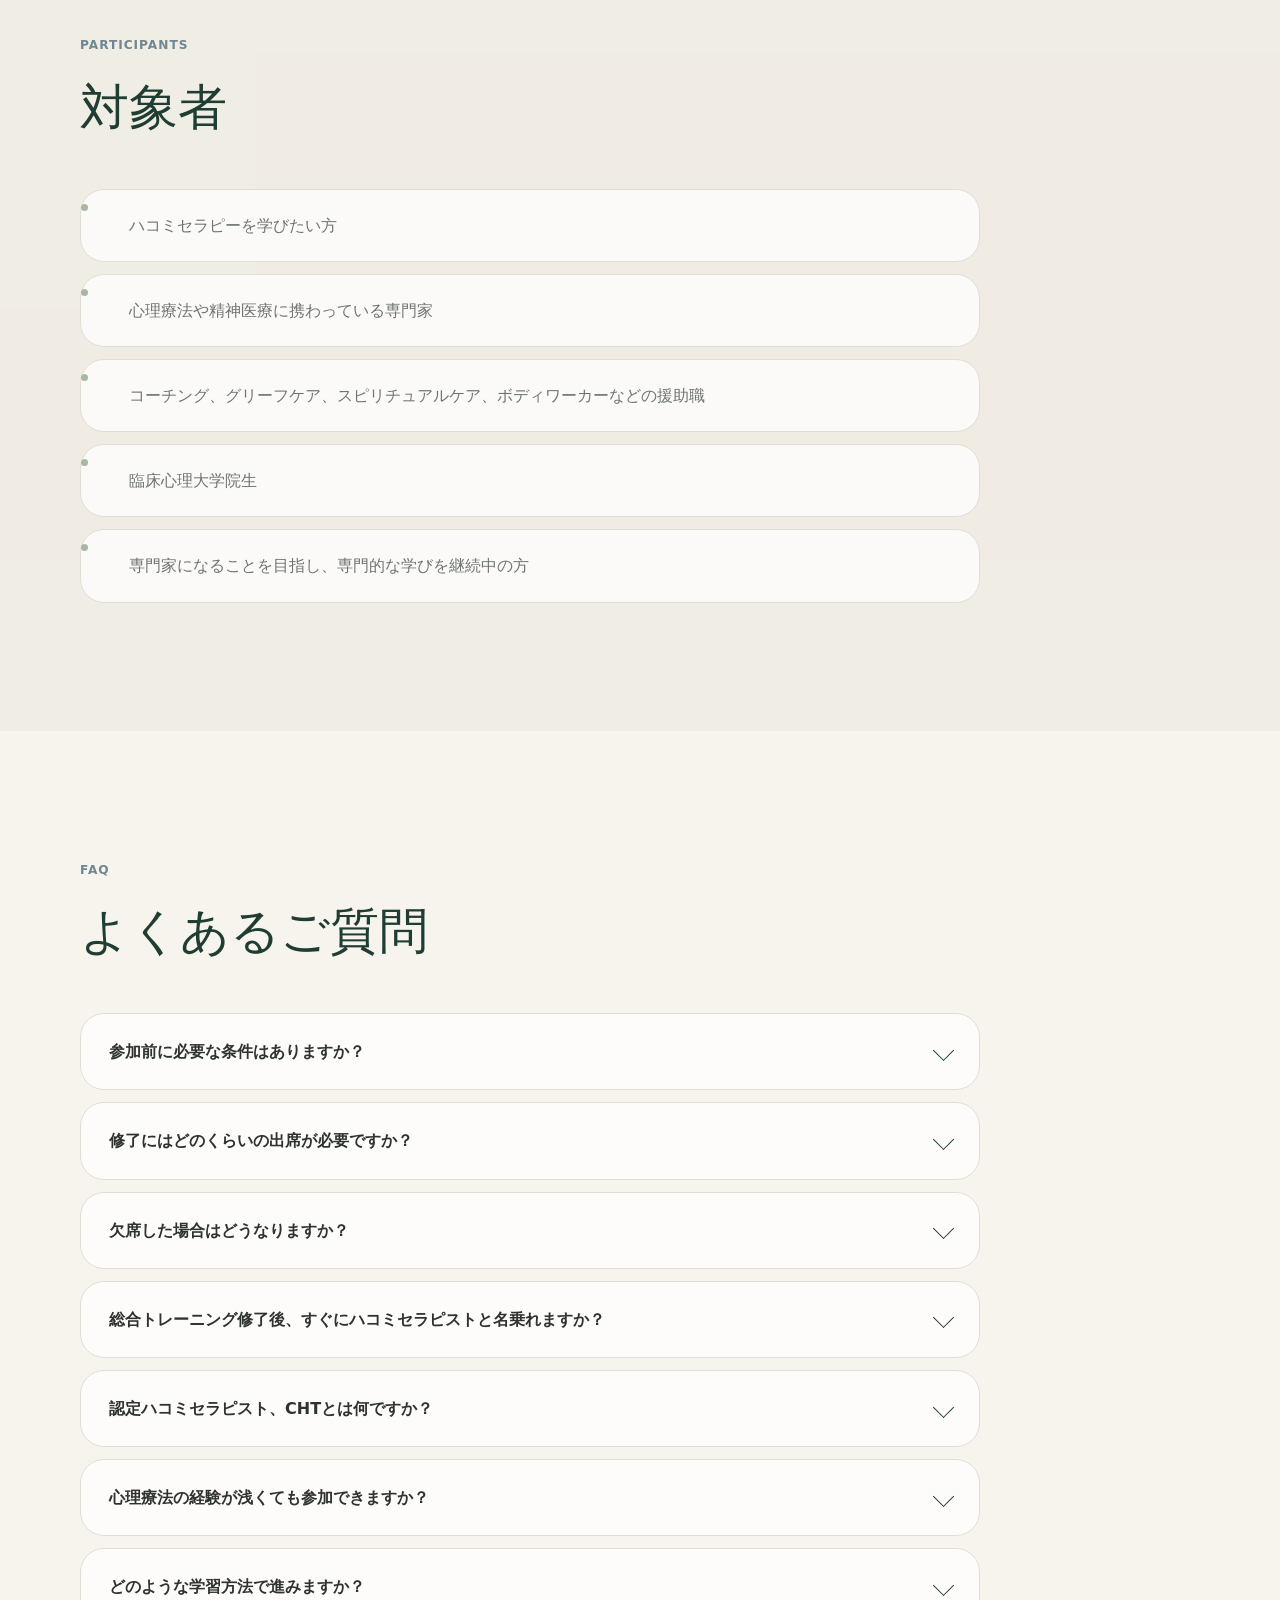
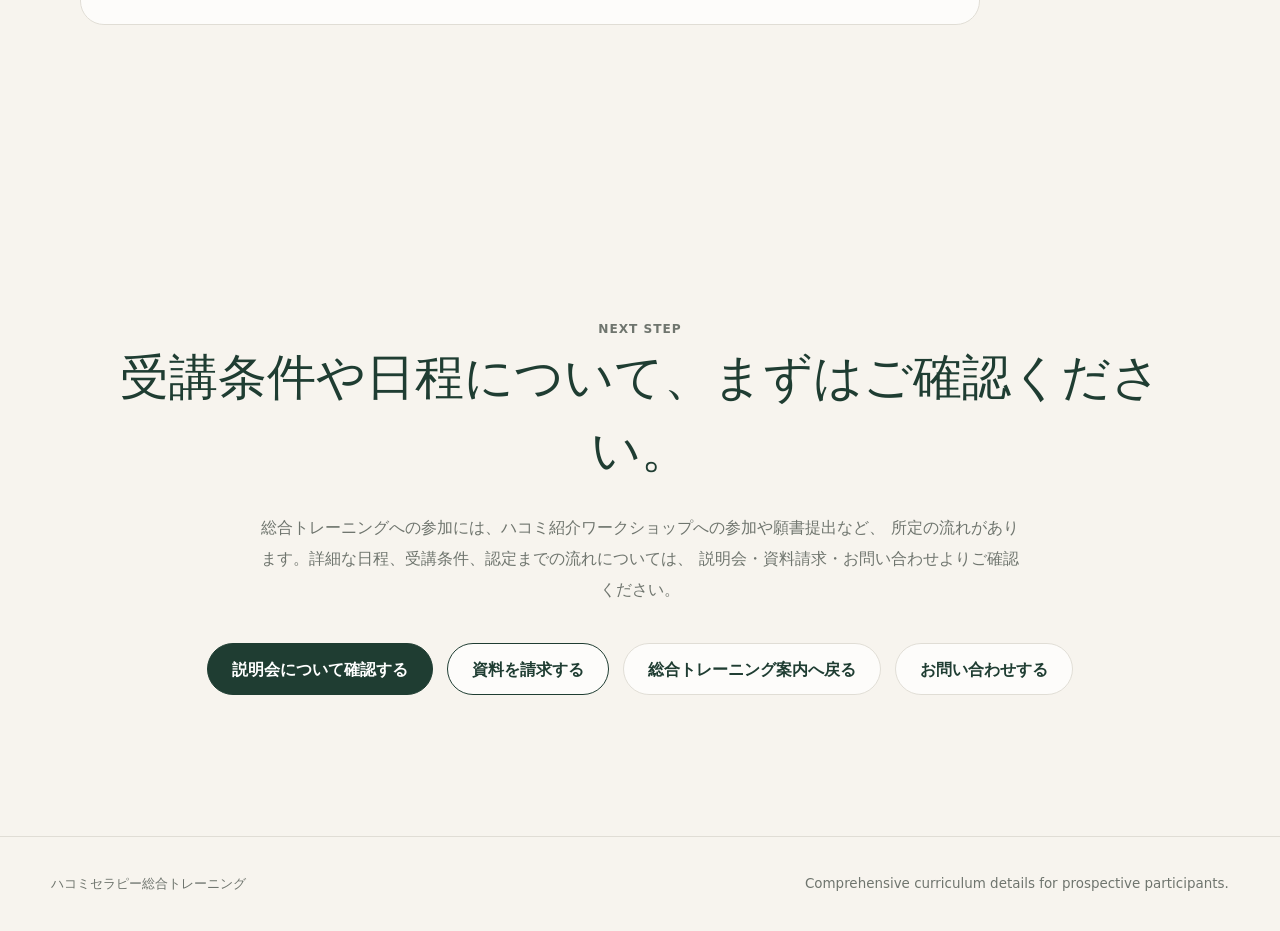
<file: curriculum-detail.html>
<!doctype html>
<html lang="ja">
  <head>
    <meta charset="utf-8" />
    <meta name="viewport" content="width=device-width, initial-scale=1" />
    <title>ハコミセラピー総合トレーニング | カリキュラム詳細</title>
    <meta
      name="description"
      content="ハコミセラピー総合トレーニングの内容、期間、カリキュラム、入学条件、修了後の認定プロセスを確認できる詳細ページです。"
    />
    <link rel="stylesheet" href="./style.css" />
    <script src="./script.js" defer></script>
  </head>
  <body>
    <header class="site-header" aria-label="サイトヘッダー">
      <a class="brand" href="#top" aria-label="ハコミセラピー総合トレーニング">
        <span class="brand-mark" aria-hidden="true"></span>
        <span>Hakomi Comprehensive Training</span>
      </a>
      <nav class="header-nav" aria-label="主要ナビゲーション">
        <a href="./index.html">トップ</a>
        <a href="#overview">概要</a>
        <a href="#curriculum">カリキュラム</a>
        <a href="#admission">入学条件</a>
        <a href="#certification">認定</a>
        <a href="#faq">FAQ</a>
      </nav>
      <a class="header-cta" href="#contact">説明会</a>
    </header>

    <main id="top">
      <section class="hero section-large" aria-labelledby="hero-title">
        <div class="hero-copy">
          <p class="eyebrow">Curriculum Details</p>
          <h1 id="hero-title">2年間で深める、ハコミセラピー総合トレーニング</h1>
          <p class="lead">
            ハコミセラピー総合トレーニングは、40年以上世界各国で行われてきた、
            臨床的に効果的なセラピーができるセラピスト養成プログラムです。
            身体感覚、マインドフルネス、癒し的関係性を通して、
            セラピストとしての在り方と技法を段階的に学びます。
          </p>
          <div class="hero-actions" aria-label="主要アクション">
            <a class="button primary" href="#contact">説明会について確認する</a>
            <a class="button secondary" href="#contact">資料を請求する</a>
            <a class="button ghost" href="./index.html">総合トレーニング案内へ戻る</a>
          </div>
        </div>

        <aside class="hero-panel" aria-label="プログラム要点">
          <dl class="hero-facts">
            <div>
              <dt>期間</dt>
              <dd>おおよそ2年間</dd>
            </div>
            <div>
              <dt>時間</dt>
              <dd>360時間</dd>
            </div>
            <div>
              <dt>修了条件</dt>
              <dd>修了書受領には80％以上の出席が必要</dd>
            </div>
            <div>
              <dt>認定</dt>
              <dd>国際認定資格取得を目指せる</dd>
            </div>
            <div>
              <dt>参加条件</dt>
              <dd>ハコミ紹介ワークショップ参加が必要</dd>
            </div>
          </dl>
        </aside>
      </section>

      <section class="section" aria-labelledby="learn-title">
        <div class="section-heading narrow">
          <p class="eyebrow">Guide</p>
          <h2 id="learn-title">このページで分かること</h2>
        </div>
        <div class="mini-card-grid">
          <article class="mini-card">総合トレーニングの目的</article>
          <article class="mini-card">2年間・360時間の学びの概要</article>
          <article class="mini-card">カリキュラム8項目</article>
          <article class="mini-card">学習方法</article>
          <article class="mini-card">入学までの流れ</article>
          <article class="mini-card">修了後・認定までの流れ</article>
        </div>
      </section>

      <section id="overview" class="section muted" aria-labelledby="overview-title">
        <div class="section-heading content-width">
          <p class="eyebrow">About the Training</p>
          <h2 id="overview-title">総合トレーニングとは</h2>
          <p>
            ハコミセラピー総合トレーニングは、40年以上世界各国で行われている、
            臨床的に効果的なセラピーができるセラピストの養成プログラムとして国際的に認められています。
            日本では現在までに第5期のトレーニングが行われ、精神科医、臨床心理士、
            カウンセラーを含む約90名の卒業生や認定セラピストが各分野で活躍しています。
          </p>
        </div>
        <div class="number-grid">
          <article>
            <strong>40年以上</strong>
            <span>世界各国で実施</span>
          </article>
          <article>
            <strong>第5期まで実施</strong>
            <span>日本でのトレーニング</span>
          </article>
          <article>
            <strong>約90名</strong>
            <span>卒業生・認定セラピスト</span>
          </article>
        </div>
      </section>

      <section class="section" aria-labelledby="two-learning-title">
        <div class="section-heading content-width">
          <p class="eyebrow">Two Foundations</p>
          <h2 id="two-learning-title">総合トレーニングで中心となる2つの学び</h2>
        </div>
        <div class="two-card-grid">
          <article class="card large-card">
            <span class="card-index">01</span>
            <h3>セラピストの自己成長</h3>
            <p>
              自分の基本的な心理的・感情的構造を深く探究し、コアビリーフや
              クライアントとの関係性に影響する自身のプロセスへの理解を深めます。
              それにより、ラビングプレゼンスや、より意識的・創造的なセラピーの土台を育てます。
            </p>
          </article>
          <article class="card large-card">
            <span class="card-index">02</span>
            <h3>ハコミセラピーの方法論と技法</h3>
            <p>
              ハコミセラピーの方法論、技法、心理学的理論を、レクチャー、体験的な学び、
              スーパーバイズを受けながらのセッション練習を通して学びます。
            </p>
          </article>
        </div>
      </section>

      <section class="section muted" aria-labelledby="purpose-title">
        <div class="section-heading content-width">
          <p class="eyebrow">Purpose</p>
          <h2 id="purpose-title">目的と意義</h2>
        </div>
        <div class="card-grid four">
          <article class="card">
            <span class="card-index">01</span>
            <p>ハコミセラピーの原理を深く理解し、ラビングプレゼンスの態度でセラピーを行えるようになる。</p>
          </article>
          <article class="card">
            <span class="card-index">02</span>
            <p>性格や個性の組織化を理解し、セラピーに適切に使用できるようになる。</p>
          </article>
          <article class="card">
            <span class="card-index">03</span>
            <p>ハコミセラピーの技法を理解・修得し、正確かつ適切に使用できるようになる。</p>
          </article>
          <article class="card">
            <span class="card-index">04</span>
            <p>自分自身の性格やプロセスを理解し、クライアントとのセラピーに活かせるようになる。</p>
          </article>
        </div>
      </section>

      <section class="section" aria-labelledby="program-title">
        <div class="section-heading content-width">
          <p class="eyebrow">Program</p>
          <h2 id="program-title">プログラム概要</h2>
        </div>
        <div class="overview-table" role="table" aria-label="プログラム概要">
          <div role="row">
            <span role="rowheader">期間</span>
            <p role="cell">おおよそ2年間</p>
          </div>
          <div role="row">
            <span role="rowheader">時間</span>
            <p role="cell">360時間</p>
          </div>
          <div role="row">
            <span role="rowheader">修了条件</span>
            <p role="cell">修了書受領には80％以上の出席が必要</p>
          </div>
          <div role="row">
            <span role="rowheader">補講</span>
            <p role="cell">別料金が必要</p>
          </div>
          <div role="row">
            <span role="rowheader">参加条件</span>
            <p role="cell">1回以上のハコミ紹介ワークショップ参加</p>
          </div>
          <div role="row">
            <span role="rowheader">申込</span>
            <p role="cell">願書提出が必要</p>
          </div>
        </div>
      </section>

      <section id="curriculum" class="section muted" aria-labelledby="curriculum-title">
        <div class="section-heading content-width">
          <p class="eyebrow">Curriculum Map</p>
          <h2 id="curriculum-title">8つの領域から、ハコミセラピーを総合的に学ぶ</h2>
        </div>
        <div class="curriculum-grid">
          <article><span>01</span>ハコミセラピーの土台となる原理とセラピストの態度</article>
          <article><span>02</span>癒し的関係性</article>
          <article><span>03</span>マインドフルネスの意識状態へ</article>
          <article><span>04</span>好奇心の活用：実験的なアプローチ</article>
          <article><span>05</span>ハコミセラピーの流れ</article>
          <article><span>06</span>性格戦略理論：発達心理学に基づいたセラピー的指針</article>
          <article><span>07</span>セラピー的指針のための地図</article>
          <article><span>08</span>臨床家としての成長と実践</article>
        </div>
      </section>

      <section class="section" aria-labelledby="curriculum-detail-title">
        <div class="section-heading content-width">
          <p class="eyebrow">Details</p>
          <h2 id="curriculum-detail-title">カリキュラム詳細</h2>
        </div>
        <div class="accordion-list" data-accordion>
          <article class="accordion-item is-open">
            <button class="accordion-trigger" type="button" aria-expanded="true">
              <span>01</span>ハコミセラピーの土台となる原理とセラピストの態度
            </button>
            <div class="accordion-panel">
              <ul>
                <li>ユニティーの原理</li>
                <li>マインドフルネスの原理</li>
                <li>有機性の原理</li>
                <li>ノンバイオレンスの原理</li>
                <li>こころと身体の統合の原理</li>
              </ul>
            </div>
          </article>
          <article class="accordion-item">
            <button class="accordion-trigger" type="button" aria-expanded="false">
              <span>02</span>癒し的関係性
            </button>
            <div class="accordion-panel" hidden>
              <ul>
                <li>セラピストの態度</li>
                <li>ラビングプレゼンス</li>
                <li>コンタクト</li>
                <li>指標</li>
                <li>無意識の協力</li>
                <li>クライアントの変容力への信頼</li>
              </ul>
            </div>
          </article>
          <article class="accordion-item">
            <button class="accordion-trigger" type="button" aria-expanded="false">
              <span>03</span>マインドフルネスの意識状態へ
            </button>
            <div class="accordion-panel" hidden>
              <ul>
                <li>意識状態の適切な使い方</li>
                <li>マインドフルネスの意識状態へのアクセス</li>
                <li>今この瞬間の体験</li>
                <li>様々な体験の領域</li>
              </ul>
            </div>
          </article>
          <article class="accordion-item">
            <button class="accordion-trigger" type="button" aria-expanded="false">
              <span>04</span>好奇心の活用：実験的なアプローチ
            </button>
            <div class="accordion-panel" hidden>
              <ul>
                <li>指標を使っての実験</li>
                <li>プローブ</li>
                <li>テイクオーバー</li>
                <li>ナリッシュメントやアクセス方法としての身体的タッチ</li>
                <li>タッチは必ずクライアントの許可を得て行うもの</li>
              </ul>
            </div>
          </article>
          <article class="accordion-item">
            <button class="accordion-trigger" type="button" aria-expanded="false">
              <span>05</span>ハコミセラピーの流れ
            </button>
            <div class="accordion-panel" hidden>
              <ul>
                <li>日常会話から癒しをもたらす意識状態へ</li>
                <li>言葉とイメージ</li>
                <li>激しい感情との取り組み</li>
                <li>得られなかった体験</li>
                <li>コアマテリアル</li>
                <li>バリアへのアクセス</li>
                <li>トラウマの認識と取り組み</li>
                <li>変容</li>
                <li>統合と完了</li>
              </ul>
            </div>
          </article>
          <article class="accordion-item">
            <button class="accordion-trigger" type="button" aria-expanded="false">
              <span>06</span>性格戦略理論
            </button>
            <div class="accordion-panel" hidden>
              <ul>
                <li>自己の組織化としての性格</li>
                <li>心と身体の組織化のパターン</li>
                <li>8つの戦略</li>
                <li>内面からパターンを学ぶ</li>
                <li>身体を読む</li>
              </ul>
            </div>
          </article>
          <article class="accordion-item">
            <button class="accordion-trigger" type="button" aria-expanded="false">
              <span>07</span>セラピー的指針のための地図
            </button>
            <div class="accordion-panel" hidden>
              <ul>
                <li>神経系心理学と愛着理論</li>
                <li>セラピーのプロセスの段階</li>
                <li>感受性のサイクル</li>
                <li>プロセスの調整と情報収集</li>
                <li>システムから抜け出す</li>
                <li>行き詰まりのサインの早期認識</li>
                <li>セラピスト自身の無意識の傾向</li>
              </ul>
            </div>
          </article>
          <article class="accordion-item">
            <button class="accordion-trigger" type="button" aria-expanded="false">
              <span>08</span>臨床家としての成長と実践
            </button>
            <div class="accordion-panel" hidden>
              <ul>
                <li>行き詰まった時の介入方法</li>
                <li>倫理とパワーの正しい使い方</li>
                <li>ハコミを仕事に統合させる</li>
              </ul>
            </div>
          </article>
        </div>
      </section>

      <section class="section muted" aria-labelledby="methods-title">
        <div class="section-heading content-width">
          <p class="eyebrow">Learning Methods</p>
          <h2 id="methods-title">体験し、観察し、実践しながら学ぶ</h2>
        </div>
        <div class="method-grid">
          <article>体験的エクササイズ</article>
          <article>レクチャー</article>
          <article>デモセッション</article>
          <article>ディスカッション</article>
          <article>グループ・プロセス</article>
          <article>動き・アートセラピー</article>
          <article>スーパービジョン</article>
          <article>小グループ勉強会</article>
        </div>
      </section>

      <section class="section" aria-labelledby="care-title">
        <div class="care-card">
          <div class="section-heading">
            <p class="eyebrow">Learning Environment</p>
            <h2 id="care-title">学びの場として大切にしていること</h2>
          </div>
          <ul class="check-list">
            <li>暖かくナリッシュメントに満ちた学習環境</li>
            <li>オープンでありながら建設的で組織化されたトレーニング</li>
            <li>安全性を重視するグループ・プロセス</li>
            <li>参加者からのフィードバックを歓迎し、継続的な改善を行う姿勢</li>
          </ul>
        </div>
      </section>

      <section id="admission" class="section muted" aria-labelledby="admission-title">
        <div class="section-heading content-width">
          <p class="eyebrow">Admission</p>
          <h2 id="admission-title">入学までの流れ</h2>
        </div>
        <div class="step-list">
          <article><span>1</span><p>ハコミ紹介ワークショップに参加</p></article>
          <article><span>2</span><p>願書提出</p></article>
          <article><span>3</span><p>トレーニングが本人に適切か確認</p></article>
          <article><span>4</span><p>案内状の送付</p></article>
          <article><span>5</span><p>コース参加</p></article>
        </div>
      </section>

      <section id="certification" class="section" aria-labelledby="certification-title">
        <div class="section-heading content-width">
          <p class="eyebrow">Certification</p>
          <h2 id="certification-title">修了後・認定までの流れ</h2>
        </div>
        <div class="notice-card">
          <p>
            総合トレーニング修了後、生徒はハコミ総合トレーニング卒業生として、
            ハコミの学びを自分のセラピーや仕事に取り入れることができます。
            ただし、この時点では「ハコミセラピスト」と自称することはできません。
          </p>
          <p>
            認定審査を経て資格を取得した方は、認定ハコミセラピスト、CHTと呼ばれ、
            ハコミセラピストと自称できます。資格取得後は、ハコミのロゴ使用と
            ハコミ研究所の国際ネットワーク参加が認められます。
          </p>
        </div>
      </section>

      <section class="section muted" aria-labelledby="target-title">
        <div class="section-heading content-width">
          <p class="eyebrow">Participants</p>
          <h2 id="target-title">対象者</h2>
        </div>
        <ul class="target-list">
          <li>ハコミセラピーを学びたい方</li>
          <li>心理療法や精神医療に携わっている専門家</li>
          <li>コーチング、グリーフケア、スピリチュアルケア、ボディワーカーなどの援助職</li>
          <li>臨床心理大学院生</li>
          <li>専門家になることを目指し、専門的な学びを継続中の方</li>
        </ul>
      </section>

      <section id="faq" class="section" aria-labelledby="faq-title">
        <div class="section-heading content-width">
          <p class="eyebrow">FAQ</p>
          <h2 id="faq-title">よくあるご質問</h2>
        </div>
        <div class="accordion-list faq-list" data-accordion>
          <article class="accordion-item">
            <button class="accordion-trigger" type="button" aria-expanded="false">参加前に必要な条件はありますか？</button>
            <div class="accordion-panel" hidden>
              <p>1回以上のハコミ紹介ワークショップ参加と、トレーニングコースへの願書提出が必要です。</p>
            </div>
          </article>
          <article class="accordion-item">
            <button class="accordion-trigger" type="button" aria-expanded="false">修了にはどのくらいの出席が必要ですか？</button>
            <div class="accordion-panel" hidden>
              <p>修了書受領には、80％以上の出席日数が必要です。</p>
            </div>
          </article>
          <article class="accordion-item">
            <button class="accordion-trigger" type="button" aria-expanded="false">欠席した場合はどうなりますか？</button>
            <div class="accordion-panel" hidden>
              <p>必要に応じて補講を受けることになります。補講は別料金が必要です。</p>
            </div>
          </article>
          <article class="accordion-item">
            <button class="accordion-trigger" type="button" aria-expanded="false">総合トレーニング修了後、すぐにハコミセラピストと名乗れますか？</button>
            <div class="accordion-panel" hidden>
              <p>いいえ。総合トレーニング修了直後は「ハコミセラピスト」と自称することはできません。</p>
            </div>
          </article>
          <article class="accordion-item">
            <button class="accordion-trigger" type="button" aria-expanded="false">認定ハコミセラピスト、CHTとは何ですか？</button>
            <div class="accordion-panel" hidden>
              <p>認定審査を経て資格を取得した方は、認定ハコミセラピスト、CHTと呼ばれ、ハコミセラピストと自称できます。</p>
            </div>
          </article>
          <article class="accordion-item">
            <button class="accordion-trigger" type="button" aria-expanded="false">心理療法の経験が浅くても参加できますか？</button>
            <div class="accordion-panel" hidden>
              <p>専門家になることを目指し、専門的な学びを継続中の方も対象に含まれます。参加にあたっては、願書提出後にトレーニングが本人に適切であるか確認されます。</p>
            </div>
          </article>
          <article class="accordion-item">
            <button class="accordion-trigger" type="button" aria-expanded="false">どのような学習方法で進みますか？</button>
            <div class="accordion-panel" hidden>
              <p>体験的エクササイズ、レクチャー、デモセッション、ディスカッション、グループ・プロセス、動き・アートセラピー、スーパービジョン、小グループ勉強会などを通して学びます。</p>
            </div>
          </article>
        </div>
      </section>

      <section id="contact" class="final-cta section-large" aria-labelledby="contact-title">
        <p class="eyebrow">Next Step</p>
        <h2 id="contact-title">受講条件や日程について、まずはご確認ください。</h2>
        <p>
          総合トレーニングへの参加には、ハコミ紹介ワークショップへの参加や願書提出など、
          所定の流れがあります。詳細な日程、受講条件、認定までの流れについては、
          説明会・資料請求・お問い合わせよりご確認ください。
        </p>
        <div class="hero-actions">
          <a class="button primary" href="mailto:info@example.com?subject=説明会について">説明会について確認する</a>
          <a class="button secondary" href="mailto:info@example.com?subject=資料請求について">資料を請求する</a>
          <a class="button ghost" href="./index.html">総合トレーニング案内へ戻る</a>
          <a class="button ghost" href="mailto:info@example.com?subject=お問い合わせ">お問い合わせする</a>
        </div>
      </section>
    </main>

    <footer class="site-footer">
      <p>ハコミセラピー総合トレーニング</p>
      <p>Comprehensive curriculum details for prospective participants.</p>
    </footer>
  </body>
</html>
</file>
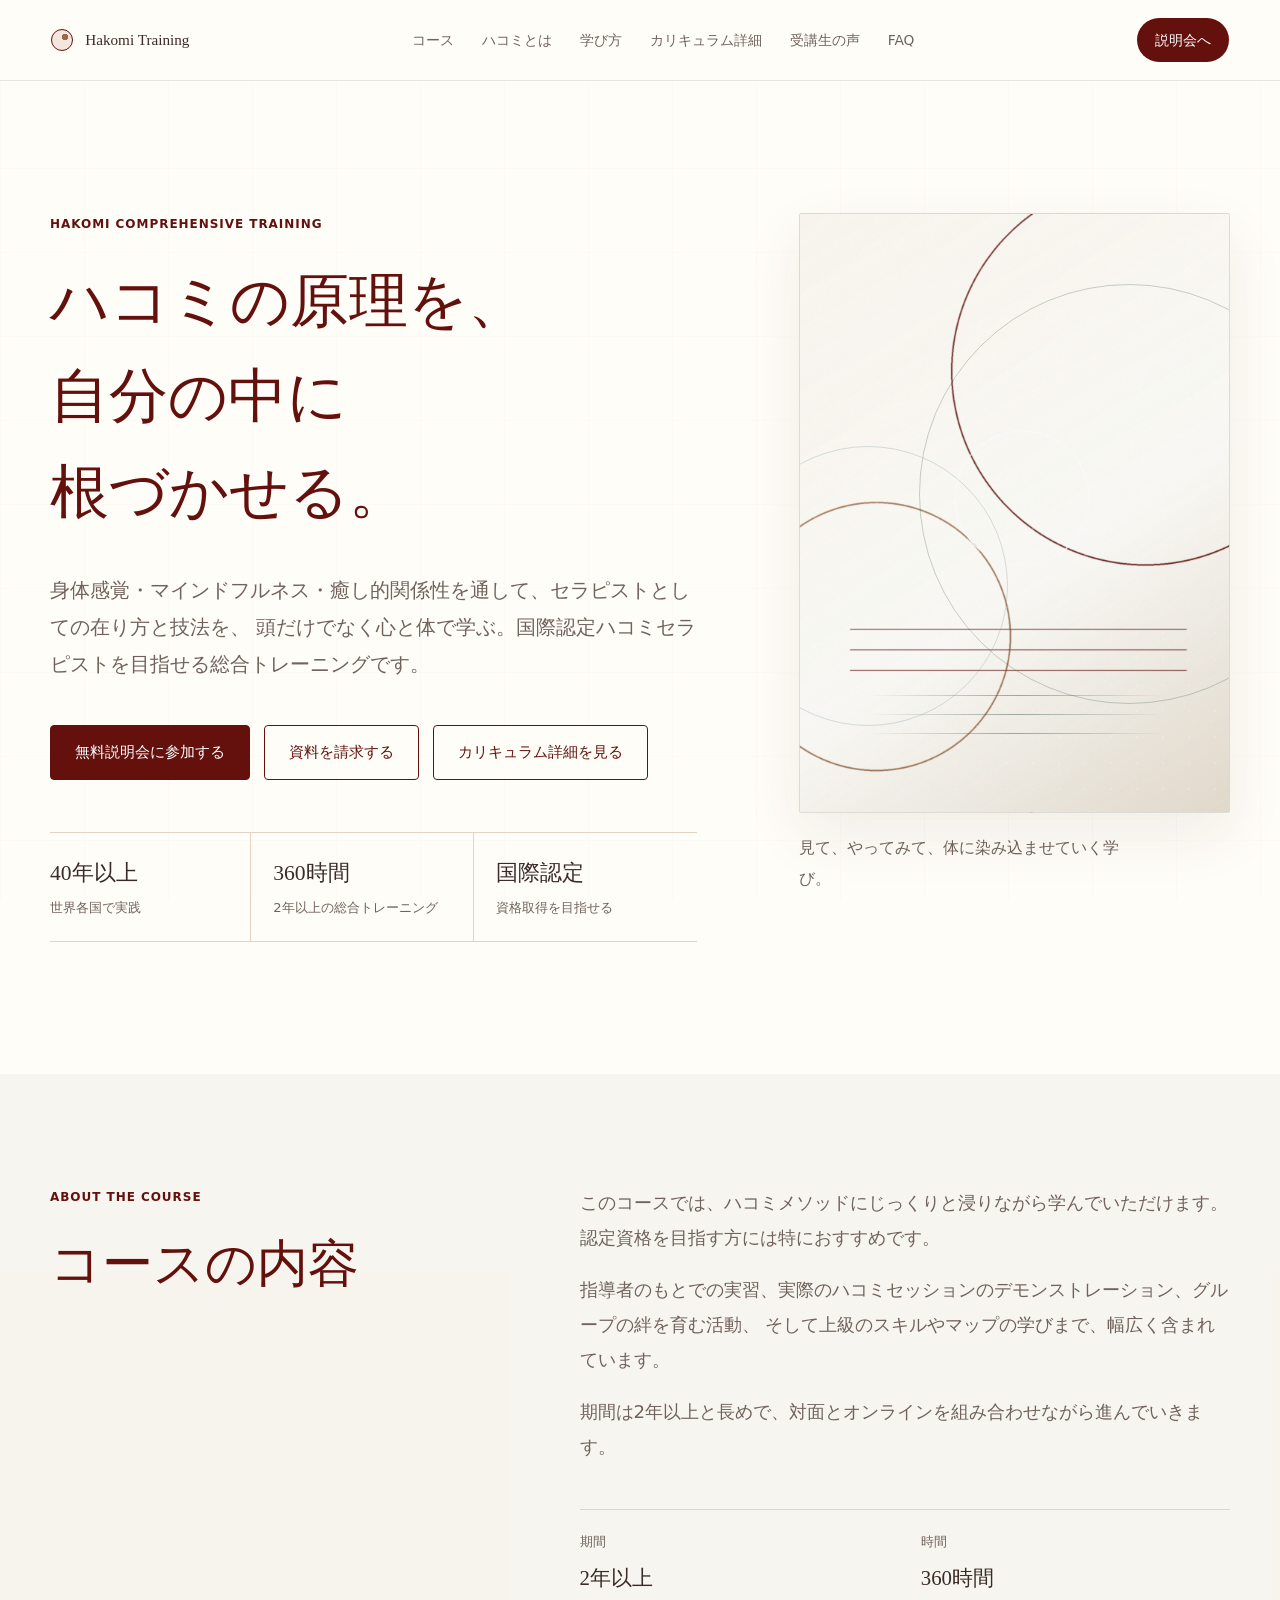
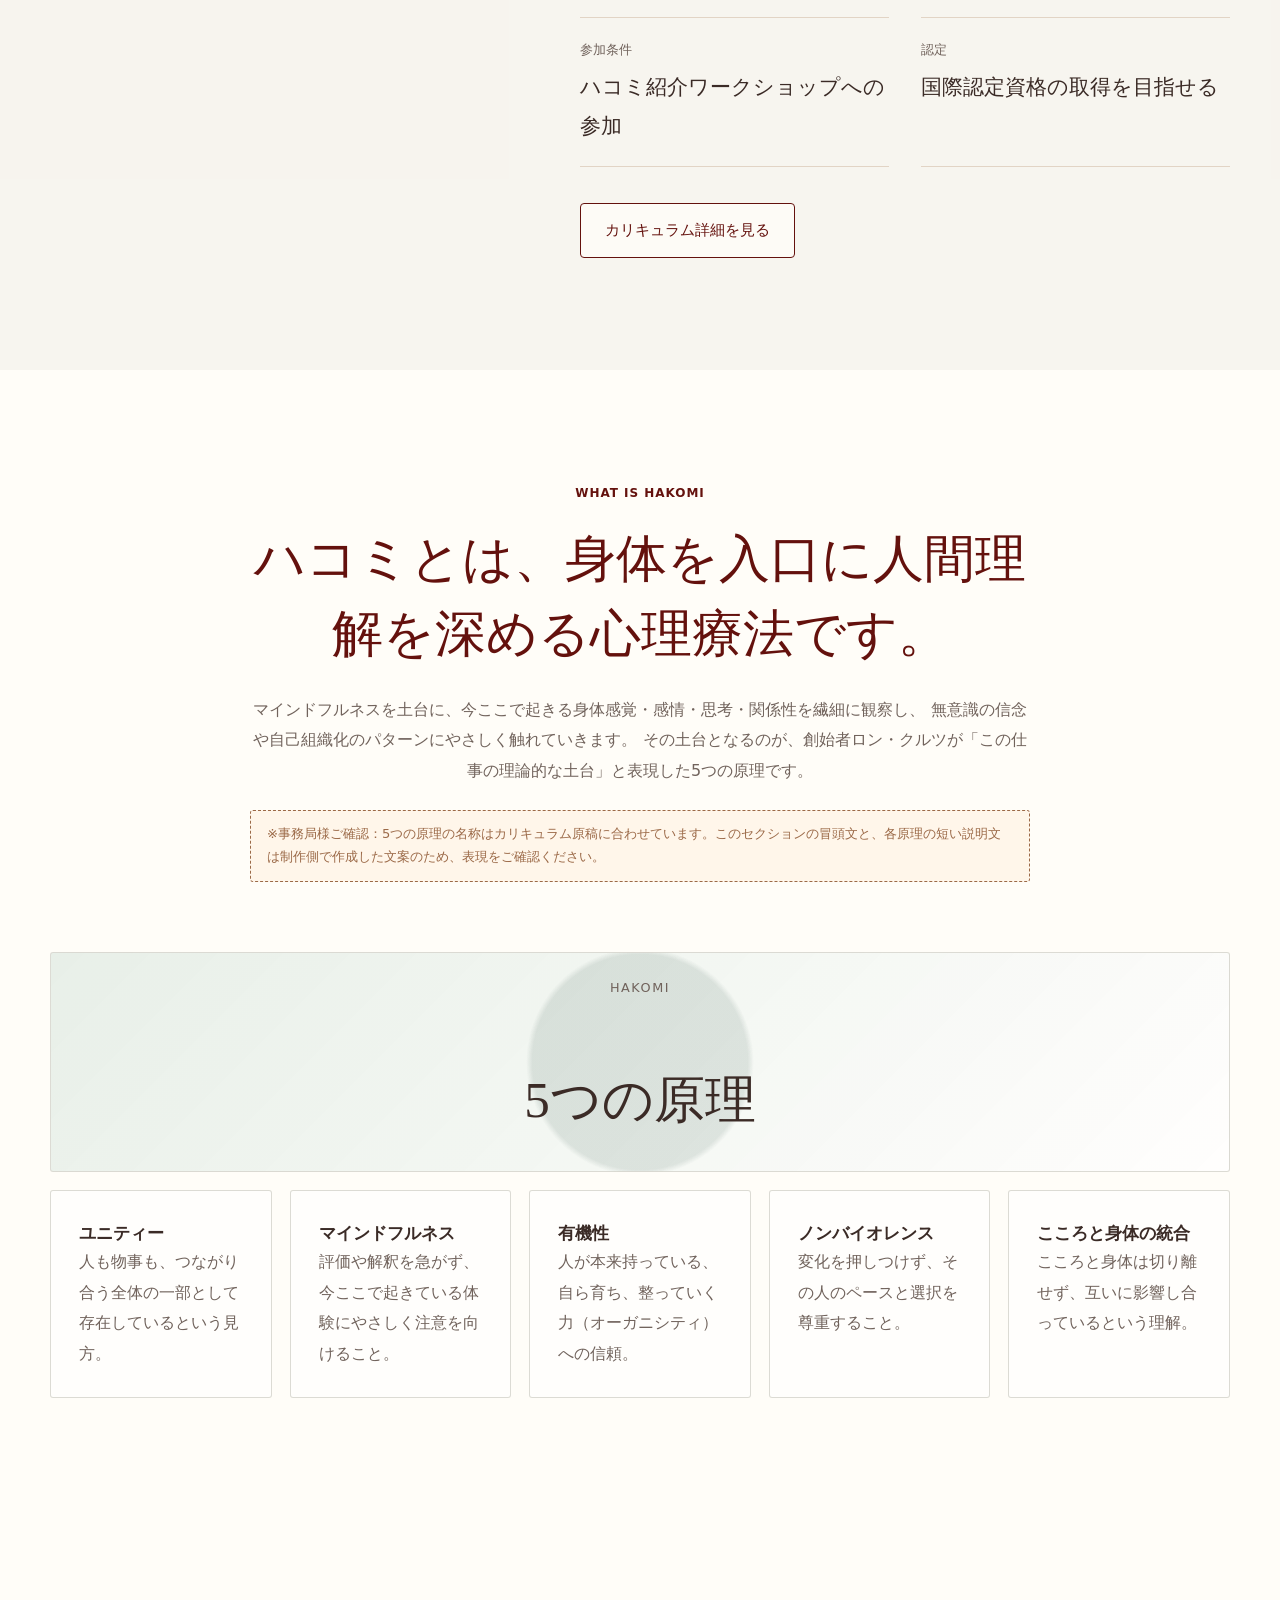
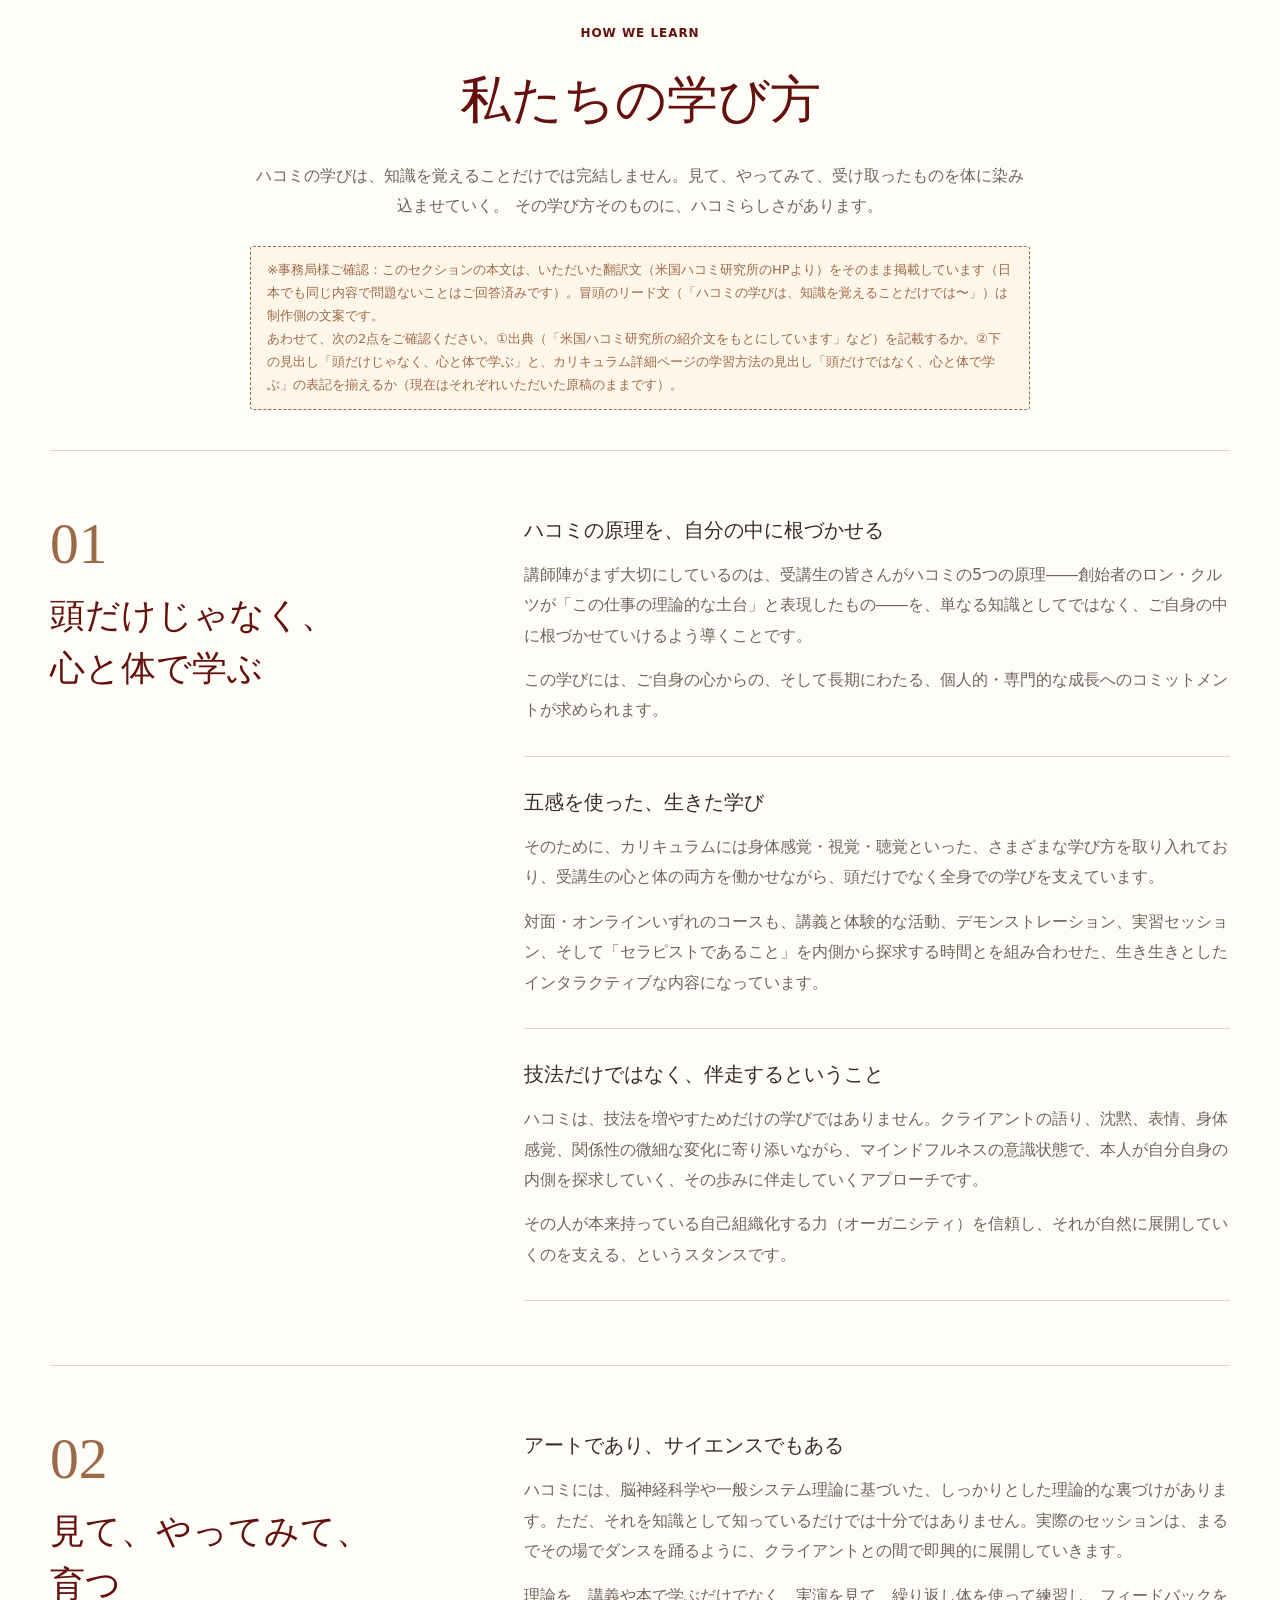
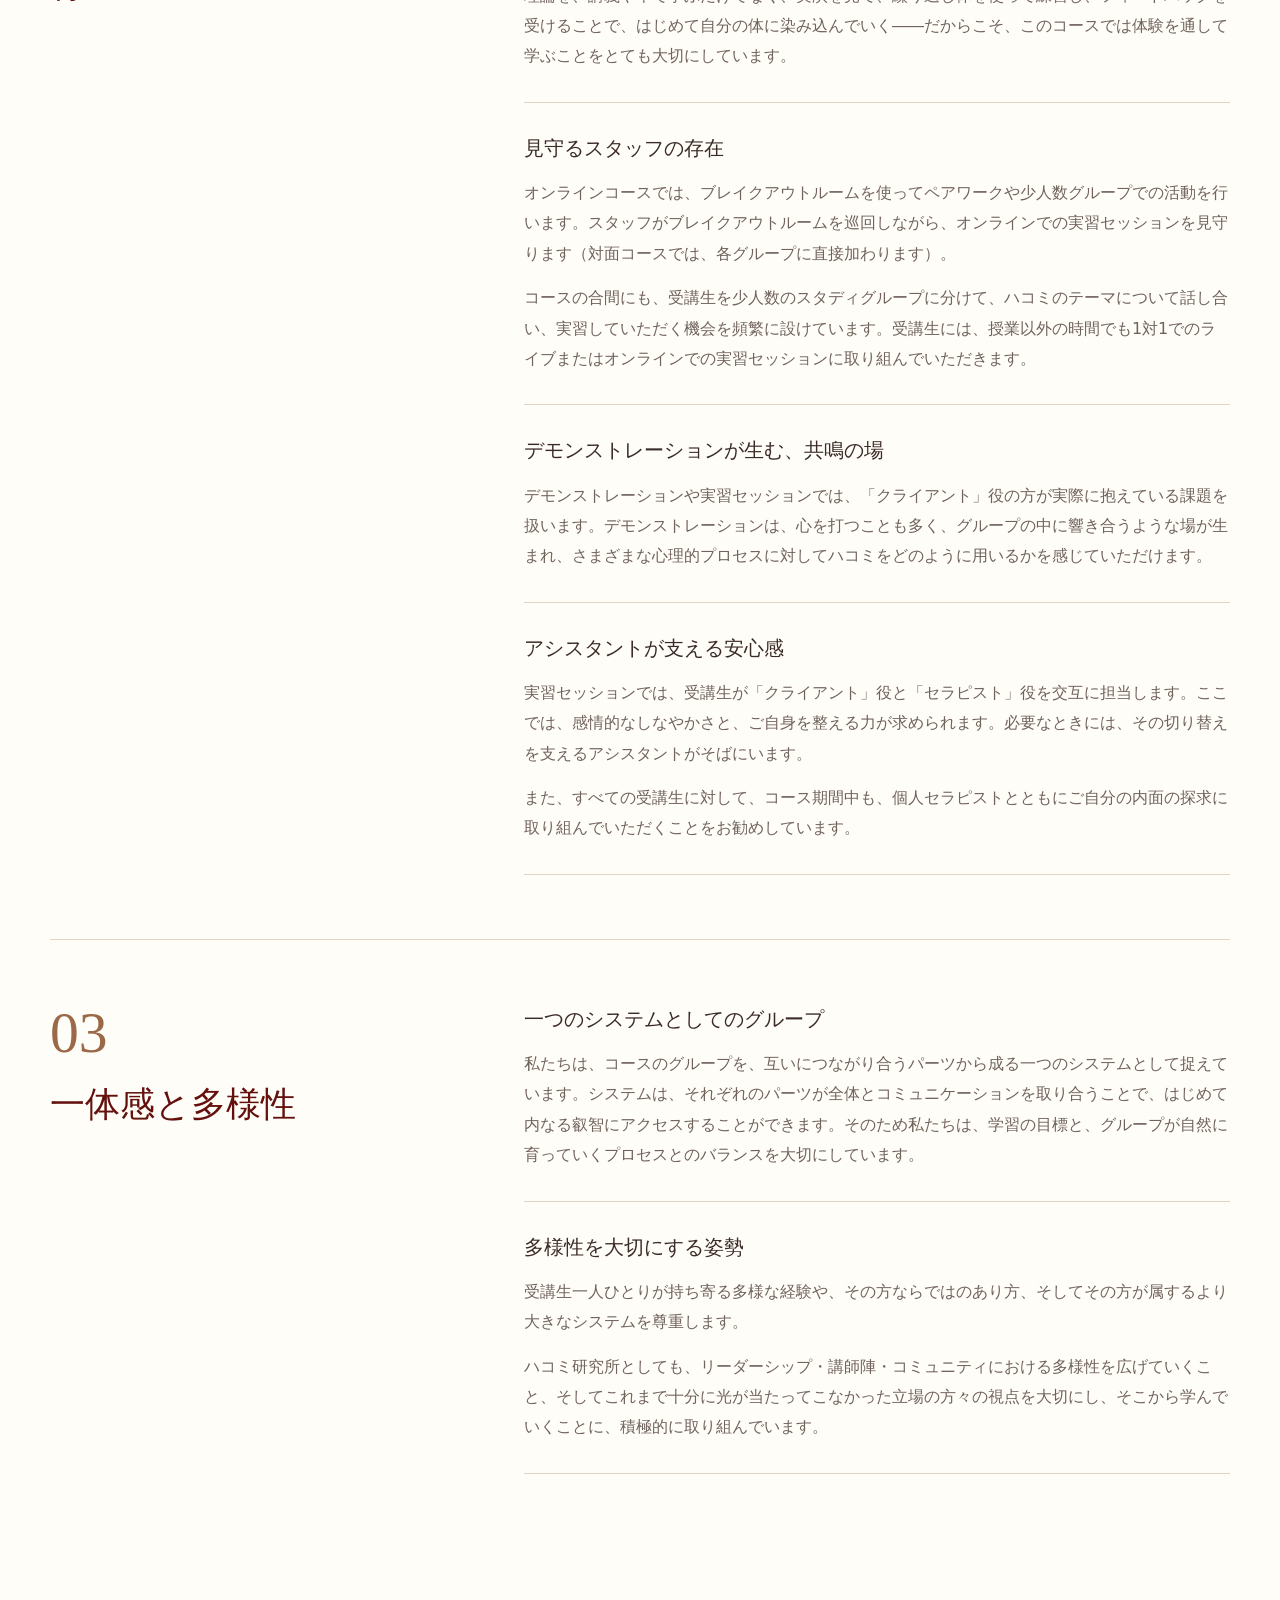
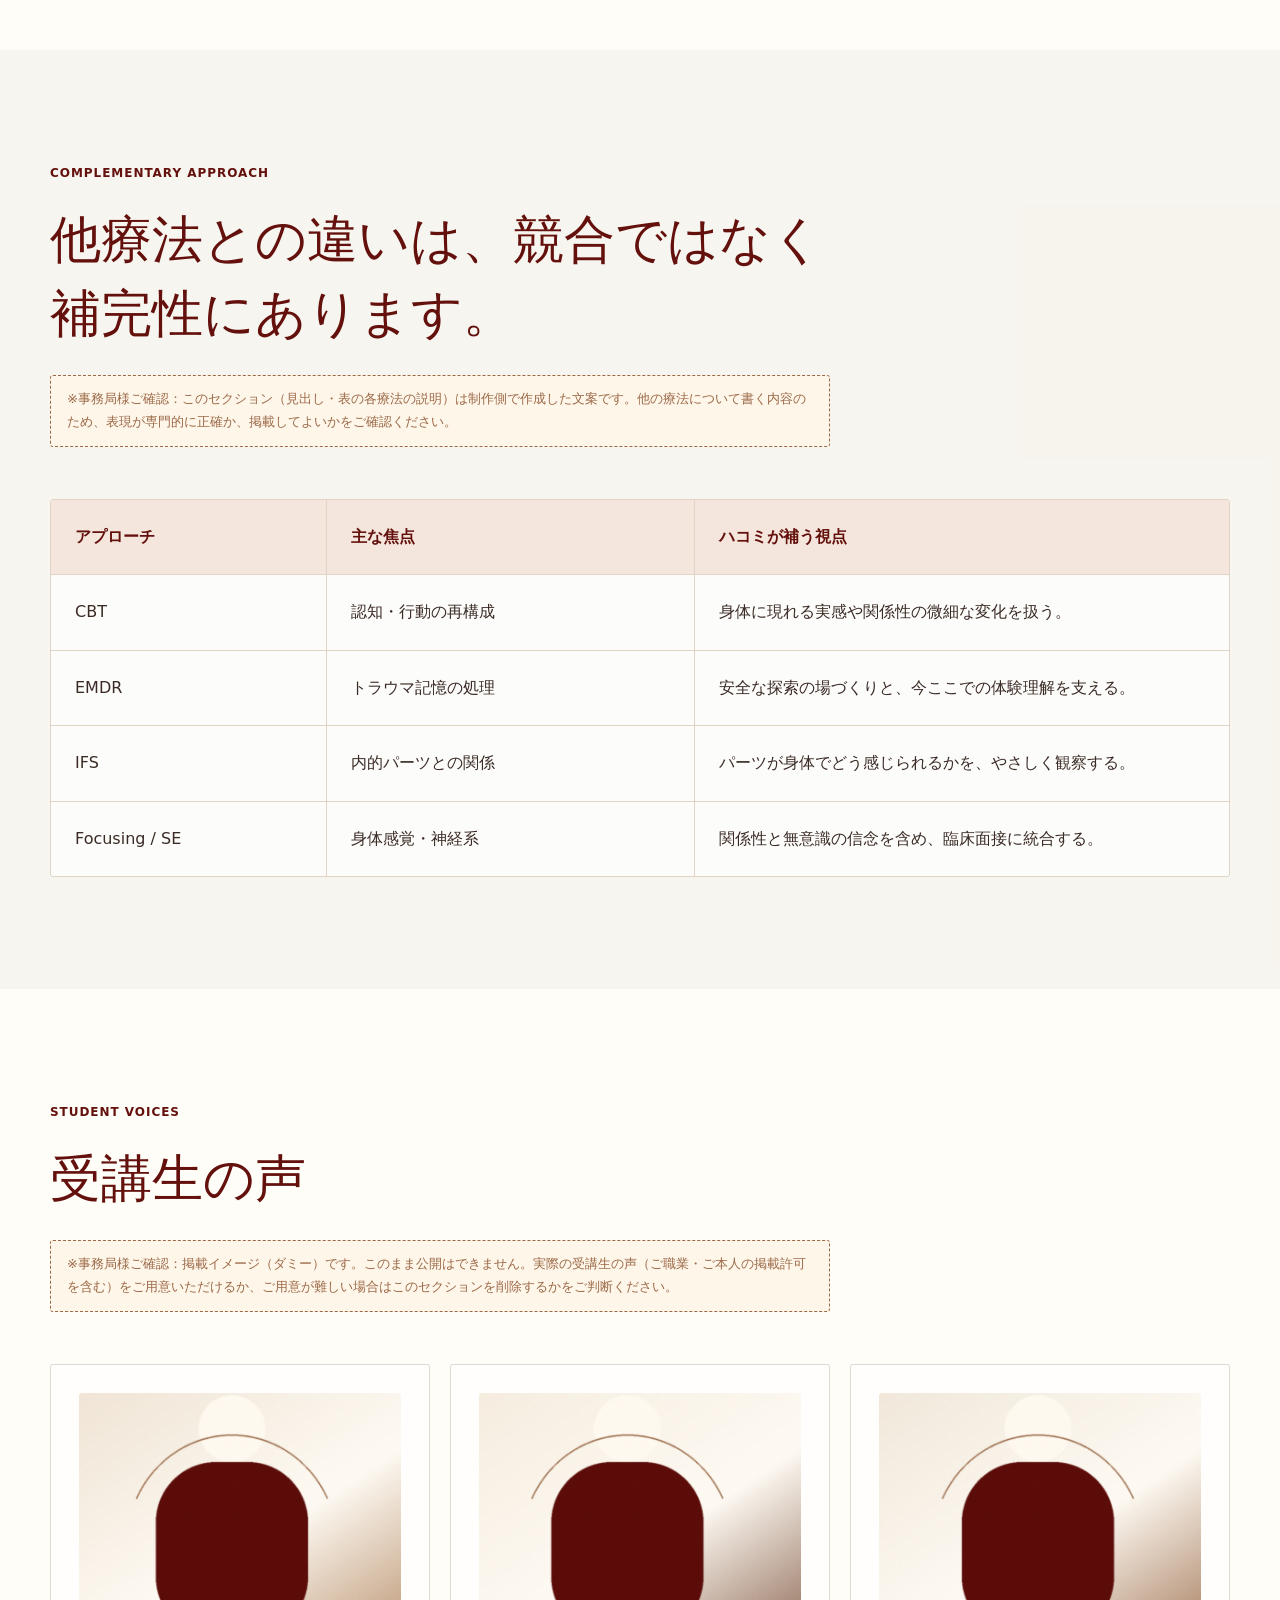
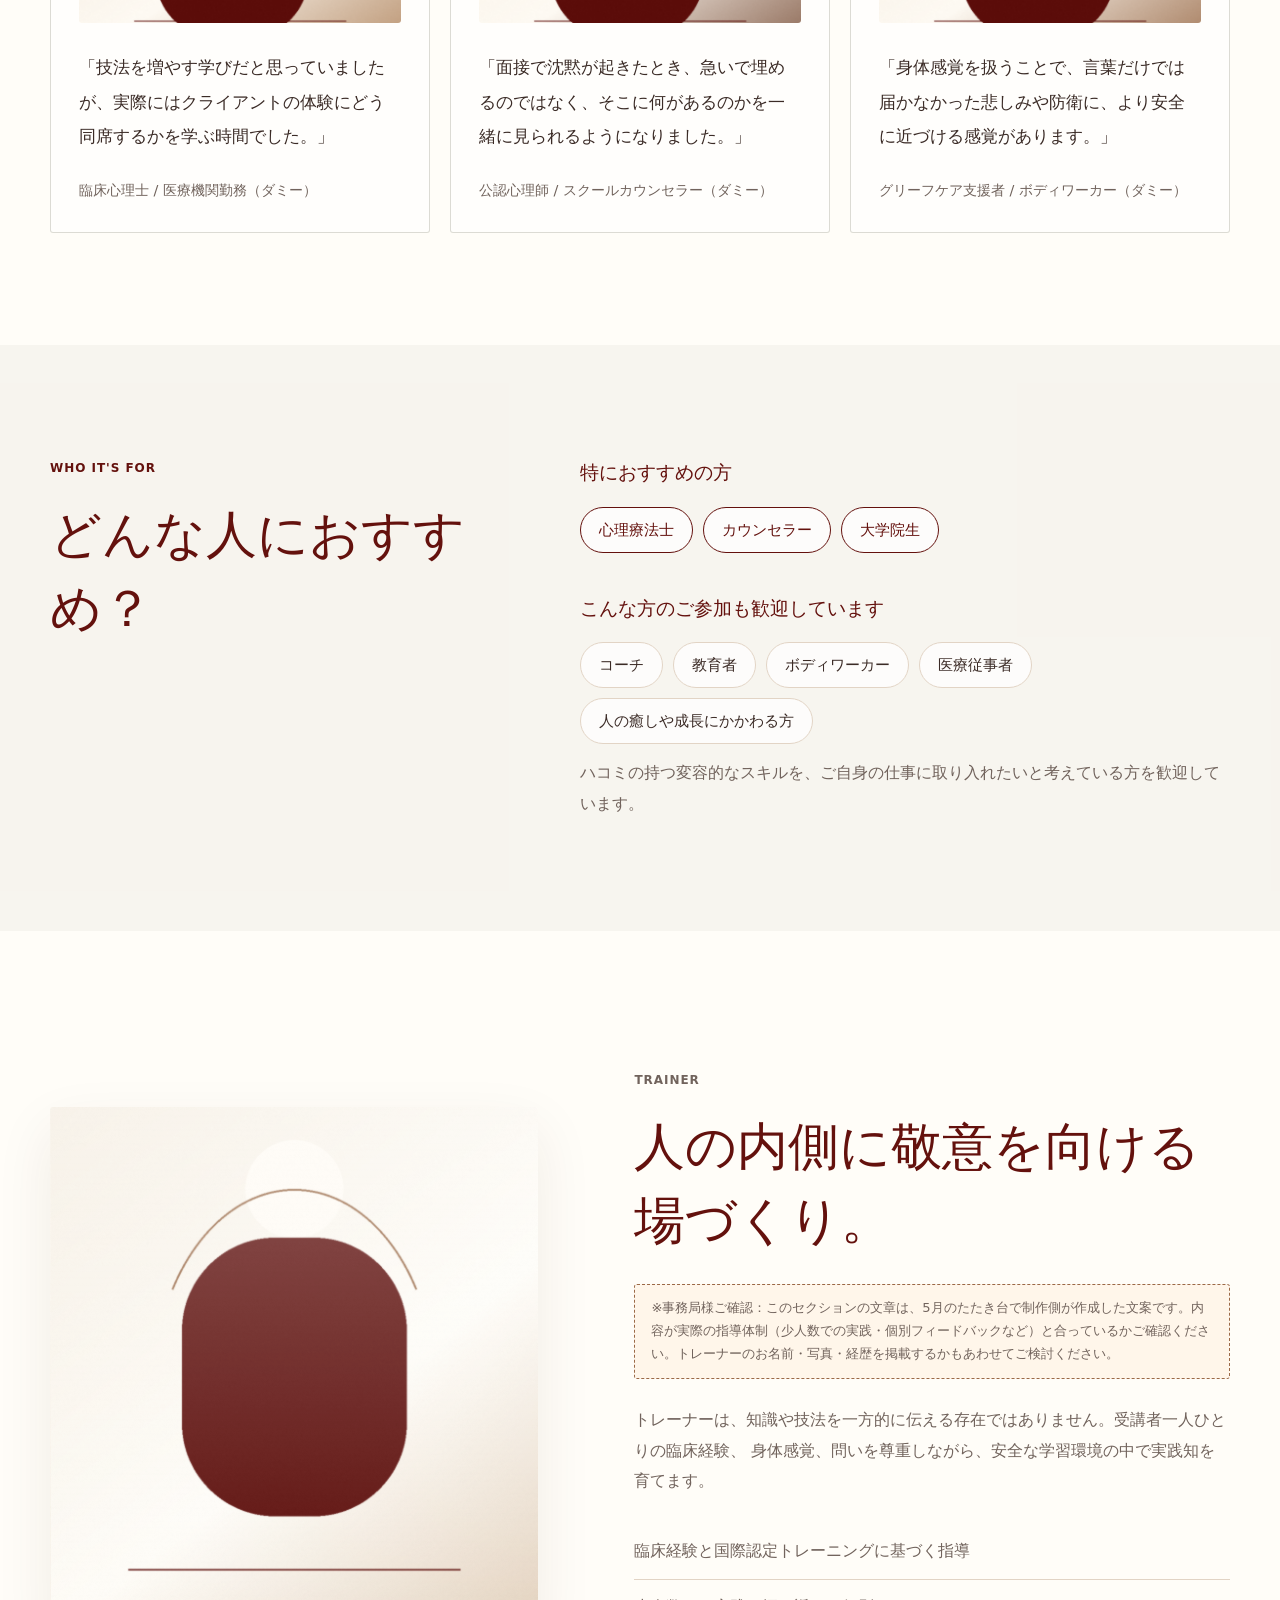
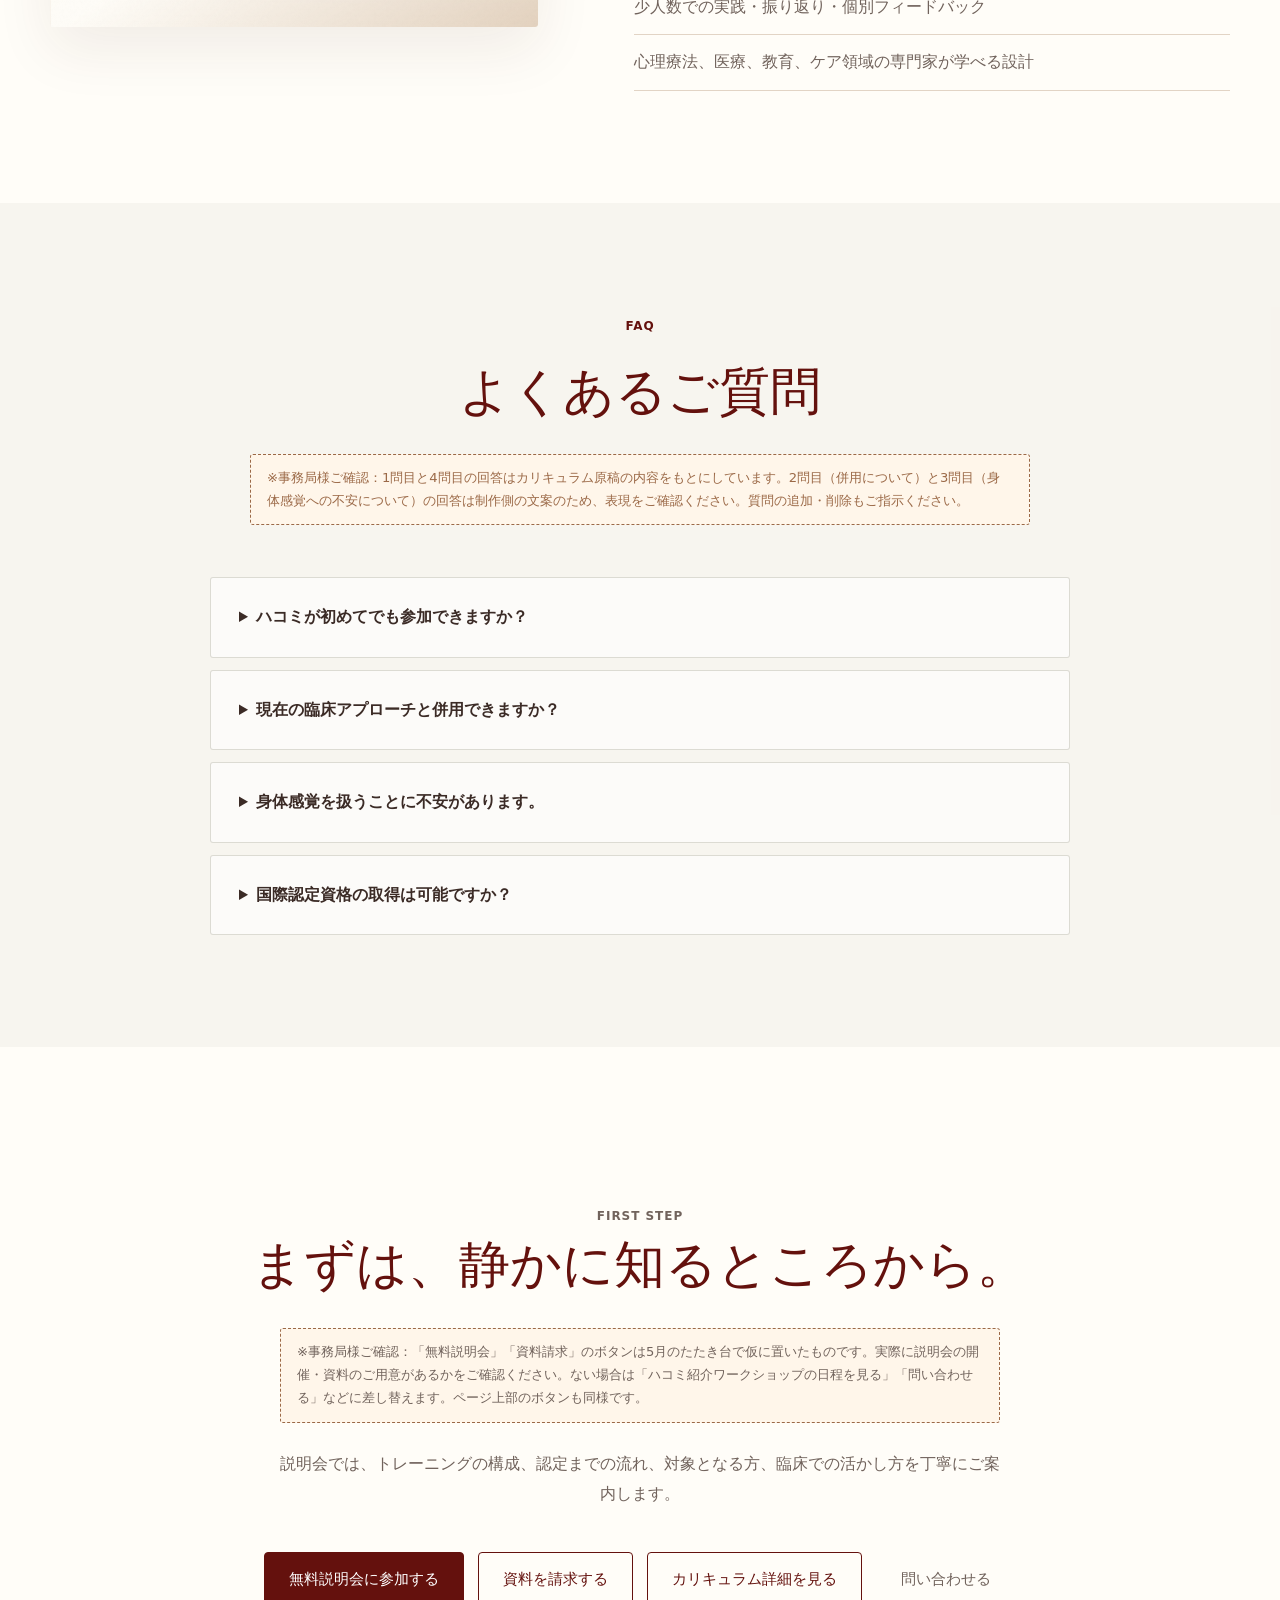
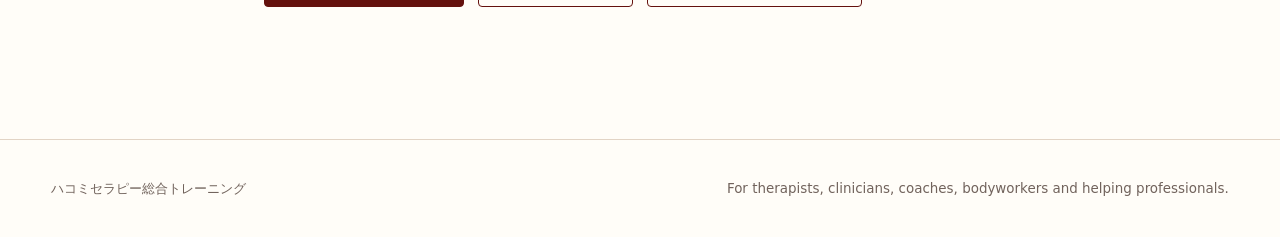
<file: index-v2-before.html>
<!doctype html>
<html lang="ja">
  <head>
    <meta charset="utf-8" />
    <meta name="viewport" content="width=device-width, initial-scale=1" />
    <meta name="robots" content="noindex, nofollow" />
    <title>ハコミセラピー総合トレーニング｜国際認定ハコミセラピスト養成プログラム</title>
    <meta
      name="description"
      content="ハコミの5つの原理を、知識としてではなく自分の中に根づかせる。身体感覚・マインドフルネス・癒し的関係性を通して体験的に学ぶ、2年以上・360時間のハコミセラピー総合トレーニング。"
    />
    <link rel="stylesheet" href="./styles.css" />
    <link rel="stylesheet" href="./styles-v2-before.css" />
  </head>
  <body>
    <!--
      index-v2.html（2026-10 修正版たたき台／10/25 事務局回答・2ページ目原稿コメントを反映）
      ・元の index.html は変更していません。
      ・class="review-note" / "check-tag" は事務局様確認用のメモです。公開前に削除してください。
    -->
    <header class="site-header" aria-label="サイトヘッダー">
      <a class="brand" href="#top" aria-label="ハコミセラピー">
        <span class="brand-mark" aria-hidden="true"></span>
        <span>Hakomi Training</span>
      </a>
      <nav class="header-nav" aria-label="主要ナビゲーション">
        <a href="#course">コース</a>
        <a href="#about">ハコミとは</a>
        <a href="#learning">学び方</a>
        <a href="./curriculum-detail-v2-before.html">カリキュラム詳細</a>
        <a href="#voices">受講生の声</a>
        <a href="#faq">FAQ</a>
      </nav>
      <a class="header-cta" href="#contact">説明会へ</a>
    </header>

    <main id="top">
      <!-- 1. ファーストビュー -->
      <section class="hero section-large">
        <div class="hero-copy">
          <p class="eyebrow">Hakomi Comprehensive Training</p>
          <h1>ハコミの原理を、<br />自分の中に<br />根づかせる。</h1>
          <p class="lead">
            身体感覚・マインドフルネス・癒し的関係性を通して、セラピストとしての在り方と技法を、
            頭だけでなく心と体で学ぶ。国際認定ハコミセラピストを目指せる総合トレーニングです。
          </p>
          <div class="hero-actions" aria-label="主要アクション">
            <a class="button primary" href="#contact">無料説明会に参加する</a>
            <a class="button secondary" href="#contact">資料を請求する</a>
            <a class="button secondary" href="./curriculum-detail-v2-before.html">カリキュラム詳細を見る</a>
          </div>
          <dl class="trust-strip" aria-label="プログラムの特徴">
            <div>
              <dt>40年以上</dt>
              <dd>世界各国で実践</dd>
            </div>
            <div>
              <dt>360時間</dt>
              <dd>2年以上の総合トレーニング</dd>
            </div>
            <div>
              <dt>国際認定</dt>
              <dd>資格取得を目指せる</dd>
            </div>
          </dl>
        </div>
        <div class="hero-visual" aria-label="静かな対話のイメージ">
          <div class="visual-window">
            <div class="paper-grain"></div>
            <div class="breath-orbit orbit-one"></div>
            <div class="breath-orbit orbit-two"></div>
            <div class="visual-texture">
              <span></span>
              <span></span>
              <span></span>
            </div>
          </div>
          <p>見て、やってみて、体に染み込ませていく学び。</p>
        </div>
      </section>

      <!-- 2. コースの内容 -->
      <section id="course" class="section muted" aria-labelledby="course-title">
        <div class="split">
          <div class="section-heading sticky-heading">
            <p class="eyebrow">About the Course</p>
            <h2 id="course-title">コースの内容</h2>
          </div>
          <div class="course-body">
            <p>
              このコースでは、ハコミメソッドにじっくりと浸りながら学んでいただけます。認定資格を目指す方には特におすすめです。
            </p>
            <p>
              指導者のもとでの実習、実際のハコミセッションのデモンストレーション、グループの絆を育む活動、
              そして上級のスキルやマップの学びまで、幅広く含まれています。
            </p>
            <p>
              期間は2年以上と長めで、対面とオンラインを組み合わせながら進んでいきます。
            </p>
            <dl class="course-facts" aria-label="基本情報">
              <div>
                <dt>期間</dt>
                <dd>2年以上</dd>
              </div>
              <div>
                <dt>時間</dt>
                <dd>360時間</dd>
              </div>
              <div>
                <dt>参加条件</dt>
                <dd>ハコミ紹介ワークショップへの参加</dd>
              </div>
              <div>
                <dt>認定</dt>
                <dd>国際認定資格の取得を目指せる</dd>
              </div>
            </dl>
            <div class="hero-actions">
              <a class="button secondary" href="./curriculum-detail-v2-before.html">カリキュラム詳細を見る</a>
            </div>
          </div>
        </div>
      </section>

      <!-- 3. ハコミとは（5つの原理） -->
      <section id="about" class="section" aria-labelledby="about-title">
        <div class="section-heading centered">
          <p class="eyebrow">What is Hakomi</p>
          <h2 id="about-title">ハコミとは、身体を入口に人間理解を深める心理療法です。</h2>
          <p>
            マインドフルネスを土台に、今ここで起きる身体感覚・感情・思考・関係性を繊細に観察し、
            無意識の信念や自己組織化のパターンにやさしく触れていきます。
            その土台となるのが、創始者ロン・クルツが「この仕事の理論的な土台」と表現した5つの原理です。
          </p>
          <p class="review-note">
            ※事務局様ご確認：5つの原理の名称はカリキュラム原稿に合わせています。このセクションの冒頭文と、各原理の短い説明文は制作側で作成した文案のため、表現をご確認ください。
          </p>
        </div>
        <div class="method-map five" aria-label="ハコミの5つの原理">
          <div class="map-core">
            <span>Hakomi</span>
            <strong>5つの原理</strong>
          </div>
          <article>
            <h3>ユニティー</h3>
            <p>人も物事も、つながり合う全体の一部として存在しているという見方。</p>
          </article>
          <article>
            <h3>マインドフルネス</h3>
            <p>評価や解釈を急がず、今ここで起きている体験にやさしく注意を向けること。</p>
          </article>
          <article>
            <h3>有機性</h3>
            <p>人が本来持っている、自ら育ち、整っていく力（オーガニシティ）への信頼。</p>
          </article>
          <article>
            <h3>ノンバイオレンス</h3>
            <p>変化を押しつけず、その人のペースと選択を尊重すること。</p>
          </article>
          <article>
            <h3>こころと身体の統合</h3>
            <p>こころと身体は切り離せず、互いに影響し合っているという理解。</p>
          </article>
        </div>
      </section>

      <!-- 4. 私たちの学び方（メインセクション） -->
      <section id="learning" class="section learning" aria-labelledby="learning-title">
        <div class="section-heading centered">
          <p class="eyebrow">How We Learn</p>
          <h2 id="learning-title">私たちの学び方</h2>
          <p>
            ハコミの学びは、知識を覚えることだけでは完結しません。見て、やってみて、受け取ったものを体に染み込ませていく。
            その学び方そのものに、ハコミらしさがあります。
          </p>
          <p class="review-note">
            ※事務局様ご確認：このセクションの本文は、いただいた翻訳文（米国ハコミ研究所のHPより）をそのまま掲載しています（日本でも同じ内容で問題ないことはご回答済みです）。冒頭のリード文（「ハコミの学びは、知識を覚えることだけでは〜」）は制作側の文案です。<br />
            あわせて、次の2点をご確認ください。①出典（「米国ハコミ研究所の紹介文をもとにしています」など）を記載するか。②下の見出し「頭だけじゃなく、心と体で学ぶ」と、カリキュラム詳細ページの学習方法の見出し「頭だけではなく、心と体で学ぶ」の表記を揃えるか（現在はそれぞれいただいた原稿のままです）。
          </p>
        </div>

        <div class="chapter">
          <div class="chapter-head">
            <p class="chapter-num">01</p>
            <h3 class="chapter-title">頭だけじゃなく、<br />心と体で学ぶ</h3>
          </div>
          <div class="chapter-items">
            <article>
              <h4>ハコミの原理を、自分の中に根づかせる</h4>
              <p>
                講師陣がまず大切にしているのは、受講生の皆さんがハコミの5つの原理――創始者のロン・クルツが「この仕事の理論的な土台」と表現したもの――を、単なる知識としてではなく、ご自身の中に根づかせていけるよう導くことです。
              </p>
              <p>
                この学びには、ご自身の心からの、そして長期にわたる、個人的・専門的な成長へのコミットメントが求められます。
              </p>
            </article>
            <article>
              <h4>五感を使った、生きた学び</h4>
              <p>
                そのために、カリキュラムには身体感覚・視覚・聴覚といった、さまざまな学び方を取り入れており、受講生の心と体の両方を働かせながら、頭だけでなく全身での学びを支えています。
              </p>
              <p>
                対面・オンラインいずれのコースも、講義と体験的な活動、デモンストレーション、実習セッション、そして「セラピストであること」を内側から探求する時間とを組み合わせた、生き生きとしたインタラクティブな内容になっています。
              </p>
            </article>
            <article>
              <h4>技法だけではなく、伴走するということ</h4>
              <p>
                ハコミは、技法を増やすためだけの学びではありません。クライアントの語り、沈黙、表情、身体感覚、関係性の微細な変化に寄り添いながら、マインドフルネスの意識状態で、本人が自分自身の内側を探求していく、その歩みに伴走していくアプローチです。
              </p>
              <p>
                その人が本来持っている自己組織化する力（オーガニシティ）を信頼し、それが自然に展開していくのを支える、というスタンスです。
              </p>
            </article>
          </div>
        </div>

        <div class="chapter">
          <div class="chapter-head">
            <p class="chapter-num">02</p>
            <h3 class="chapter-title">見て、やってみて、<br />育つ</h3>
          </div>
          <div class="chapter-items">
            <article>
              <h4>アートであり、サイエンスでもある</h4>
              <p>
                ハコミには、脳神経科学や一般システム理論に基づいた、しっかりとした理論的な裏づけがあります。ただ、それを知識として知っているだけでは十分ではありません。実際のセッションは、まるでその場でダンスを踊るように、クライアントとの間で即興的に展開していきます。
              </p>
              <p>
                理論を、講義や本で学ぶだけでなく、実演を見て、繰り返し体を使って練習し、フィードバックを受けることで、はじめて自分の体に染み込んでいく――だからこそ、このコースでは体験を通して学ぶことをとても大切にしています。
              </p>
            </article>
            <article>
              <h4>見守るスタッフの存在</h4>
              <p>
                オンラインコースでは、ブレイクアウトルームを使ってペアワークや少人数グループでの活動を行います。スタッフがブレイクアウトルームを巡回しながら、オンラインでの実習セッションを見守ります（対面コースでは、各グループに直接加わります）。
              </p>
              <p>
                コースの合間にも、受講生を少人数のスタディグループに分けて、ハコミのテーマについて話し合い、実習していただく機会を頻繁に設けています。受講生には、授業以外の時間でも1対1でのライブまたはオンラインでの実習セッションに取り組んでいただきます。
              </p>
            </article>
            <article>
              <h4>デモンストレーションが生む、共鳴の場</h4>
              <p>
                デモンストレーションや実習セッションでは、「クライアント」役の方が実際に抱えている課題を扱います。デモンストレーションは、心を打つことも多く、グループの中に響き合うような場が生まれ、さまざまな心理的プロセスに対してハコミをどのように用いるかを感じていただけます。
              </p>
            </article>
            <article>
              <h4>アシスタントが支える安心感</h4>
              <p>
                実習セッションでは、受講生が「クライアント」役と「セラピスト」役を交互に担当します。ここでは、感情的なしなやかさと、ご自身を整える力が求められます。必要なときには、その切り替えを支えるアシスタントがそばにいます。
              </p>
              <p>
                また、すべての受講生に対して、コース期間中も、個人セラピストとともにご自分の内面の探求に取り組んでいただくことをお勧めしています。
              </p>
            </article>
          </div>
        </div>

        <div class="chapter">
          <div class="chapter-head">
            <p class="chapter-num">03</p>
            <h3 class="chapter-title">一体感と多様性</h3>
          </div>
          <div class="chapter-items">
            <article>
              <h4>一つのシステムとしてのグループ</h4>
              <p>
                私たちは、コースのグループを、互いにつながり合うパーツから成る一つのシステムとして捉えています。システムは、それぞれのパーツが全体とコミュニケーションを取り合うことで、はじめて内なる叡智にアクセスすることができます。そのため私たちは、学習の目標と、グループが自然に育っていくプロセスとのバランスを大切にしています。
              </p>
            </article>
            <article>
              <h4>多様性を大切にする姿勢</h4>
              <p>
                受講生一人ひとりが持ち寄る多様な経験や、その方ならではのあり方、そしてその方が属するより大きなシステムを尊重します。
              </p>
              <p>
                ハコミ研究所としても、リーダーシップ・講師陣・コミュニティにおける多様性を広げていくこと、そしてこれまで十分に光が当たってこなかった立場の方々の視点を大切にし、そこから学んでいくことに、積極的に取り組んでいます。
              </p>
            </article>
          </div>
        </div>
      </section>

      <!-- 5. 他療法との違い（比較表・旧LPから継続） -->
      <section class="section muted" aria-labelledby="compare-title">
        <div class="section-heading">
          <p class="eyebrow">Complementary Approach</p>
          <h2 id="compare-title">他療法との違いは、競合ではなく補完性にあります。</h2>
          <p class="review-note">
            ※事務局様ご確認：このセクション（見出し・表の各療法の説明）は制作側で作成した文案です。他の療法について書く内容のため、表現が専門的に正確か、掲載してよいかをご確認ください。
          </p>
        </div>
        <div class="comparison" role="table" aria-label="他療法との比較">
          <div class="comparison-row head" role="row">
            <div role="columnheader">アプローチ</div>
            <div role="columnheader">主な焦点</div>
            <div role="columnheader">ハコミが補う視点</div>
          </div>
          <div class="comparison-row" role="row">
            <div role="cell">CBT</div>
            <div role="cell">認知・行動の再構成</div>
            <div role="cell">身体に現れる実感や関係性の微細な変化を扱う。</div>
          </div>
          <div class="comparison-row" role="row">
            <div role="cell">EMDR</div>
            <div role="cell">トラウマ記憶の処理</div>
            <div role="cell">安全な探索の場づくりと、今ここでの体験理解を支える。</div>
          </div>
          <div class="comparison-row" role="row">
            <div role="cell">IFS</div>
            <div role="cell">内的パーツとの関係</div>
            <div role="cell">パーツが身体でどう感じられるかを、やさしく観察する。</div>
          </div>
          <div class="comparison-row" role="row">
            <div role="cell">Focusing / SE</div>
            <div role="cell">身体感覚・神経系</div>
            <div role="cell">関係性と無意識の信念を含め、臨床面接に統合する。</div>
          </div>
        </div>
      </section>

      <!-- 6. 受講生の声（ダミー・旧LPから継続） -->
      <section id="voices" class="section voices" aria-labelledby="voices-title">
        <div class="section-heading">
          <p class="eyebrow">Student Voices</p>
          <h2 id="voices-title">受講生の声</h2>
          <p class="review-note">
            ※事務局様ご確認：掲載イメージ（ダミー）です。このまま公開はできません。実際の受講生の声（ご職業・ご本人の掲載許可を含む）をご用意いただけるか、ご用意が難しい場合はこのセクションを削除するかをご判断ください。
          </p>
        </div>
        <div class="voice-grid">
          <article class="voice-card">
            <div class="portrait portrait-one" aria-hidden="true"></div>
            <blockquote>
              「技法を増やす学びだと思っていましたが、実際にはクライアントの体験にどう同席するかを学ぶ時間でした。」
            </blockquote>
            <p>臨床心理士 / 医療機関勤務（ダミー）</p>
          </article>
          <article class="voice-card">
            <div class="portrait portrait-two" aria-hidden="true"></div>
            <blockquote>
              「面接で沈黙が起きたとき、急いで埋めるのではなく、そこに何があるのかを一緒に見られるようになりました。」
            </blockquote>
            <p>公認心理師 / スクールカウンセラー（ダミー）</p>
          </article>
          <article class="voice-card">
            <div class="portrait portrait-three" aria-hidden="true"></div>
            <blockquote>
              「身体感覚を扱うことで、言葉だけでは届かなかった悲しみや防衛に、より安全に近づける感覚があります。」
            </blockquote>
            <p>グリーフケア支援者 / ボディワーカー（ダミー）</p>
          </article>
        </div>
      </section>

      <!-- 7. どんな人におすすめ -->
      <section class="section muted" aria-labelledby="audience-title">
        <div class="split">
          <div class="section-heading sticky-heading">
            <p class="eyebrow">Who It's For</p>
            <h2 id="audience-title">どんな人におすすめ？</h2>
          </div>
          <div>
            <div class="audience-block">
              <h3>特におすすめの方</h3>
              <ul class="pill-list primary">
                <li>心理療法士</li>
                <li>カウンセラー</li>
                <li>大学院生</li>
              </ul>
            </div>
            <div class="audience-block">
              <h3>こんな方のご参加も歓迎しています</h3>
              <ul class="pill-list">
                <li>コーチ</li>
                <li>教育者</li>
                <li>ボディワーカー</li>
                <li>医療従事者</li>
                <li>人の癒しや成長にかかわる方</li>
              </ul>
              <p>ハコミの持つ変容的なスキルを、ご自身の仕事に取り入れたいと考えている方を歓迎しています。</p>
            </div>
          </div>
        </div>
      </section>

      <!-- 8. トレーナー（旧LPから継続） -->
      <section class="section trainer" aria-labelledby="trainer-title">
        <div class="trainer-visual" aria-hidden="true"></div>
        <div class="trainer-copy">
          <p class="eyebrow">Trainer</p>
          <h2 id="trainer-title">人の内側に敬意を向ける場づくり。</h2>
          <p class="review-note">
            ※事務局様ご確認：このセクションの文章は、5月のたたき台で制作側が作成した文案です。内容が実際の指導体制（少人数での実践・個別フィードバックなど）と合っているかご確認ください。トレーナーのお名前・写真・経歴を掲載するかもあわせてご検討ください。
          </p>
          <p>
            トレーナーは、知識や技法を一方的に伝える存在ではありません。受講者一人ひとりの臨床経験、
            身体感覚、問いを尊重しながら、安全な学習環境の中で実践知を育てます。
          </p>
          <ul class="subtle-list">
            <li>臨床経験と国際認定トレーニングに基づく指導</li>
            <li>少人数での実践・振り返り・個別フィードバック</li>
            <li>心理療法、医療、教育、ケア領域の専門家が学べる設計</li>
          </ul>
        </div>
      </section>

      <!-- 9. FAQ（回答をカリキュラム原稿の事実に合わせて修正） -->
      <section id="faq" class="section muted" aria-labelledby="faq-title">
        <div class="section-heading centered">
          <p class="eyebrow">FAQ</p>
          <h2 id="faq-title">よくあるご質問</h2>
          <p class="review-note">
            ※事務局様ご確認：1問目と4問目の回答はカリキュラム原稿の内容をもとにしています。2問目（併用について）と3問目（身体感覚への不安について）の回答は制作側の文案のため、表現をご確認ください。質問の追加・削除もご指示ください。
          </p>
        </div>
        <div class="faq-list">
          <details>
            <summary>ハコミが初めてでも参加できますか？</summary>
            <p>
              参加には、事前にハコミ紹介ワークショップへ1回以上ご参加いただく必要があります。その後、願書をご提出いただき、トレーニングがご本人に適切かを確認したうえで、ご案内をお送りします。
            </p>
          </details>
          <details>
            <summary>現在の臨床アプローチと併用できますか？</summary>
            <p>併用できます。ハコミは特定の技法を置き換えるというより、クライアント理解と関わりの質を支える学びです。</p>
          </details>
          <details>
            <summary>身体感覚を扱うことに不安があります。</summary>
            <p>安全性と非暴力性を重視し、無理に体験へ入ることはありません。扱い方そのものを丁寧に学びます。</p>
          </details>
          <details>
            <summary>国際認定資格の取得は可能ですか？</summary>
            <p>
              総合トレーニング修了後、認定審査を経て資格を取得した方は、認定ハコミセラピスト（CHT）として「ハコミセラピスト」と名乗ることができます。詳しくはカリキュラム詳細ページや説明会でご確認ください。
            </p>
          </details>
        </div>
      </section>

      <!-- 10. 最終CTA -->
      <section id="contact" class="final-cta section-large" aria-labelledby="contact-title">
        <p class="eyebrow">First Step</p>
        <h2 id="contact-title">まずは、静かに知るところから。</h2>
        <p class="review-note">
          ※事務局様ご確認：「無料説明会」「資料請求」のボタンは5月のたたき台で仮に置いたものです。実際に説明会の開催・資料のご用意があるかをご確認ください。ない場合は「ハコミ紹介ワークショップの日程を見る」「問い合わせる」などに差し替えます。ページ上部のボタンも同様です。
        </p>
        <p>
          説明会では、トレーニングの構成、認定までの流れ、対象となる方、臨床での活かし方を丁寧にご案内します。
        </p>
        <div class="hero-actions">
          <a class="button primary" href="mailto:info@example.com?subject=無料説明会について">無料説明会に参加する</a>
          <a class="button secondary" href="mailto:info@example.com?subject=資料請求について">資料を請求する</a>
          <a class="button secondary" href="./curriculum-detail-v2-before.html">カリキュラム詳細を見る</a>
          <a class="button text" href="mailto:info@example.com?subject=問い合わせ">問い合わせる</a>
        </div>
      </section>
    </main>

    <footer class="site-footer">
      <p>ハコミセラピー総合トレーニング</p>
      <p>For therapists, clinicians, coaches, bodyworkers and helping professionals.</p>
    </footer>
  </body>
</html>
</file>
<file: styles.css>
:root {
  --paper: #fffdf8;
  --milk: #f7efe4;
  --mist: #efe4d7;
  --ink: #3b2b26;
  --soft-ink: #71635c;
  --line: #e2d4c5;
  --green: #64110d;
  --green-soft: #f4e6dc;
  --blue: #9a725b;
  --earth: #9b6947;
  --white: #ffffff;
  --shadow: 0 22px 58px rgba(75, 35, 25, 0.08);
  --serif: "Hiragino Mincho ProN", "Yu Mincho", "Noto Serif JP", serif;
  --sans: "Hiragino Kaku Gothic ProN", "Hiragino Sans", "Yu Gothic", "Noto Sans JP", system-ui, sans-serif;
}

* {
  box-sizing: border-box;
}

html {
  scroll-behavior: smooth;
}

body {
  margin: 0;
  color: var(--ink);
  background: var(--paper);
  font-family: var(--sans);
  line-height: 1.9;
  letter-spacing: 0;
}

body::before {
  position: fixed;
  inset: 0;
  z-index: -1;
  pointer-events: none;
  content: "";
  background:
    linear-gradient(90deg, rgba(100,17,13,0.035) 1px, transparent 1px) 0 0 / 84px 84px,
    linear-gradient(rgba(100,17,13,0.028) 1px, transparent 1px) 0 0 / 84px 84px;
  opacity: 0.55;
}

a {
  color: inherit;
  text-decoration: none;
}

h1,
h2,
h3,
p {
  margin: 0;
}

h1,
h2 {
  font-family: var(--serif);
  font-weight: 500;
  line-height: 1.45;
  color: var(--green);
}

h1 {
  max-width: 560px;
  font-size: clamp(2.4rem, 4.6vw, 4.2rem);
  line-height: 1.62;
}

h2 {
  font-size: clamp(2rem, 4vw, 3.7rem);
}

h3 {
  font-size: 1.08rem;
  font-weight: 600;
  line-height: 1.65;
}

.site-header {
  position: sticky;
  top: 0;
  z-index: 20;
  display: flex;
  align-items: center;
  justify-content: space-between;
  gap: 24px;
  padding: 18px clamp(20px, 4vw, 56px);
  background: rgba(255, 253, 248, 0.9);
  border-bottom: 1px solid rgba(217, 216, 208, 0.65);
  backdrop-filter: blur(18px);
}

.brand,
.header-nav,
.hero-actions,
.trust-strip,
.comparison-row,
.timeline article,
.trainer,
.site-footer {
  display: flex;
  align-items: center;
}

.brand {
  gap: 12px;
  font-family: var(--serif);
  font-size: 0.95rem;
}

.brand-mark {
  width: 22px;
  height: 22px;
  border: 1px solid var(--green);
  border-radius: 50%;
  background: radial-gradient(circle at 65% 35%, var(--earth) 0 16%, transparent 17%), var(--green-soft);
}

.header-nav {
  gap: 28px;
  color: var(--soft-ink);
  font-size: 0.86rem;
}

.header-cta {
  padding: 9px 18px;
  color: var(--white);
  background: var(--green);
  border-radius: 999px;
  font-size: 0.86rem;
}

.section,
.section-large {
  width: min(1180px, calc(100% - 40px));
  margin-inline: auto;
}

.section {
  padding: 112px 0;
}

.section-large {
  padding: 132px 0;
}

.hero {
  display: grid;
  grid-template-columns: minmax(0, 1.08fr) minmax(320px, 0.72fr);
  gap: clamp(48px, 8vw, 104px);
  align-items: center;
  min-height: calc(100svh - 66px);
}

.eyebrow {
  margin-bottom: 18px;
  color: var(--green);
  font-family: var(--sans);
  font-size: 0.75rem;
  font-weight: 600;
  letter-spacing: 0.08em;
  text-transform: uppercase;
}

.lead {
  max-width: 650px;
  margin-top: 32px;
  color: var(--soft-ink);
  font-size: clamp(1.05rem, 1.8vw, 1.22rem);
}

.hero-actions {
  flex-wrap: wrap;
  gap: 14px;
  margin-top: 42px;
}

.button {
  display: inline-flex;
  min-height: 52px;
  align-items: center;
  justify-content: center;
  padding: 12px 24px;
  border: 1px solid var(--green);
  border-radius: 4px;
  font-size: 0.95rem;
  transition: transform 180ms ease, background 180ms ease, border-color 180ms ease;
}

.button:hover {
  transform: translateY(-2px);
}

.button.primary {
  color: var(--white);
  background: var(--green);
}

.button.secondary {
  color: var(--green);
  background: rgba(255, 253, 248, 0.78);
}

.button.text {
  border-color: transparent;
  color: var(--soft-ink);
}

.trust-strip {
  align-items: stretch;
  gap: 0;
  max-width: 720px;
  margin: 52px 0 0;
  padding: 0;
  border-top: 1px solid var(--line);
  border-bottom: 1px solid var(--line);
}

.trust-strip div {
  flex: 1;
  padding: 20px 22px;
  border-right: 1px solid var(--line);
}

.trust-strip div:first-child {
  padding-left: 0;
}

.trust-strip div:last-child {
  border-right: 0;
}

.trust-strip dt {
  font-family: var(--serif);
  font-size: 1.35rem;
}

.trust-strip dd {
  margin: 2px 0 0;
  color: var(--soft-ink);
  font-size: 0.82rem;
}

.hero-visual {
  align-self: stretch;
}

.visual-window {
  position: relative;
  overflow: hidden;
  min-height: 600px;
  border: 1px solid rgba(217, 216, 208, 0.86);
  border-radius: 2px;
  background:
    linear-gradient(150deg, rgba(251,250,247,0.18), rgba(127,152,163,0.08)),
    url("./assets/hero-visual.png") center / cover;
  box-shadow: var(--shadow);
}

.paper-grain {
  position: absolute;
  inset: 0;
  background-image:
    radial-gradient(rgba(38,49,46,0.09) 0.7px, transparent 0.7px),
    radial-gradient(rgba(255,255,255,0.7) 0.8px, transparent 0.8px);
  background-position: 0 0, 12px 16px;
  background-size: 26px 26px;
  opacity: 0.26;
}

.breath-orbit {
  position: absolute;
  border: 1px solid rgba(36, 70, 61, 0.24);
  border-radius: 50%;
}

.orbit-one {
  width: 420px;
  height: 420px;
  right: -110px;
  top: 70px;
}

.orbit-two {
  width: 280px;
  height: 280px;
  left: -72px;
  bottom: 86px;
  border-color: rgba(127, 152, 163, 0.3);
}

.visual-texture {
  position: absolute;
  right: 15%;
  bottom: 13%;
  left: 16%;
  display: grid;
  gap: 18px;
}

.visual-texture span {
  height: 1px;
  background: linear-gradient(90deg, transparent, rgba(36,70,61,0.42), transparent);
}

.hero-visual p {
  max-width: 330px;
  margin-top: 20px;
  color: var(--soft-ink);
  font-family: var(--serif);
  font-size: 1rem;
}

.intro {
  display: grid;
  grid-template-columns: 0.9fr 1.1fr;
  gap: 72px;
  border-top: 1px solid var(--line);
}

.section-heading {
  max-width: 780px;
}

.section-heading.centered {
  margin-inline: auto;
  text-align: center;
}

.section-heading p:not(.eyebrow) {
  margin-top: 24px;
  color: var(--soft-ink);
}

.body-large {
  color: var(--soft-ink);
  font-size: clamp(1.06rem, 1.8vw, 1.25rem);
}

.muted {
  width: 100%;
  max-width: none;
  padding-inline: max(20px, calc((100% - 1180px) / 2));
  background: rgba(244, 240, 234, 0.68);
}

.split {
  display: grid;
  grid-template-columns: 0.8fr 1.2fr;
  gap: clamp(48px, 8vw, 96px);
  align-items: start;
}

.sticky-heading {
  position: sticky;
  top: 108px;
}

.quiet-list {
  display: grid;
  gap: 14px;
}

.quiet-list article {
  display: grid;
  grid-template-columns: 26px 1fr;
  gap: 18px;
  padding: 24px 0;
  border-bottom: 1px solid var(--line);
}

.quiet-list span {
  width: 18px;
  height: 18px;
  margin-top: 8px;
  border: 1px solid var(--green);
  border-radius: 50%;
  background: radial-gradient(circle at center, var(--green) 0 26%, transparent 28%);
}

.method-map {
  position: relative;
  display: grid;
  grid-template-columns: repeat(4, 1fr);
  gap: 18px;
  margin-top: 70px;
}

.map-core,
.method-map article,
.card,
.voice-card,
.before-after article,
.faq-list details {
  border: 1px solid rgba(217, 216, 208, 0.9);
  border-radius: 3px;
  background: rgba(255, 255, 255, 0.62);
}

.map-core {
  grid-column: 1 / -1;
  display: grid;
  min-height: 220px;
  place-items: center;
  background:
    radial-gradient(circle at center, rgba(36,70,61,0.12) 0 18%, transparent 19%),
    linear-gradient(135deg, rgba(223,233,226,0.72), rgba(255,255,255,0.64));
}

.map-core span {
  color: var(--soft-ink);
  font-size: 0.8rem;
  letter-spacing: 0.12em;
  text-transform: uppercase;
}

.map-core strong {
  display: block;
  margin-top: 6px;
  font-family: var(--serif);
  font-size: clamp(1.8rem, 4vw, 3.5rem);
  font-weight: 500;
}

.method-map article,
.card,
.voice-card {
  padding: 28px;
}

.method-map article p,
.card p:not(.card-number),
.voice-card p,
.timeline p,
.trainer-copy p,
.faq-list p,
.final-cta p,
.site-footer {
  color: var(--soft-ink);
}

.card-grid {
  display: grid;
  gap: 18px;
  margin-top: 56px;
}

.card-grid.four {
  grid-template-columns: repeat(4, 1fr);
}

.card-number {
  margin-bottom: 54px;
  color: var(--earth);
  font-family: var(--serif);
}

.comparison {
  margin-top: 52px;
  overflow: hidden;
  border: 1px solid var(--line);
  border-radius: 3px;
  background: rgba(255, 255, 255, 0.64);
}

.comparison-row {
  display: grid;
  grid-template-columns: 0.75fr 1fr 1.45fr;
  border-bottom: 1px solid var(--line);
}

.comparison-row:last-child {
  border-bottom: 0;
}

.comparison-row > div {
  padding: 22px 24px;
  border-right: 1px solid var(--line);
}

.comparison-row > div:last-child {
  border-right: 0;
}

.comparison-row.head {
  color: var(--green);
  background: var(--green-soft);
  font-weight: 600;
}

.before-after {
  display: grid;
  grid-template-columns: 1fr 1fr;
  gap: 22px;
  margin-top: 56px;
}

.before-after article {
  padding: clamp(30px, 5vw, 54px);
}

.before-after p {
  margin-bottom: 16px;
  color: var(--earth);
  font-family: var(--serif);
}

.before-after h3 {
  font-family: var(--serif);
  font-size: clamp(1.4rem, 3vw, 2.2rem);
  font-weight: 500;
}

.before-after ul,
.subtle-list {
  padding: 0;
  margin: 28px 0 0;
  list-style: none;
}

.before-after li,
.subtle-list li {
  padding: 12px 0;
  border-bottom: 1px solid var(--line);
  color: var(--soft-ink);
}

.before-after .after {
  background: var(--green);
}

.before-after .after,
.before-after .after p,
.before-after .after li {
  color: rgba(255, 255, 255, 0.84);
  border-color: rgba(255, 255, 255, 0.22);
}

.before-after .after h3 {
  color: var(--white);
}

.voice-grid {
  display: grid;
  grid-template-columns: repeat(3, 1fr);
  gap: 20px;
  margin-top: 52px;
}

.portrait {
  height: 230px;
  margin-bottom: 28px;
  border-radius: 3px;
  background: url("./assets/voice-1.png") center / cover;
}

.portrait-two {
  background-image: url("./assets/voice-2.png");
}

.portrait-three {
  background-image: url("./assets/voice-3.png");
}

blockquote {
  margin: 0;
  font-family: var(--serif);
  font-size: 1.08rem;
  line-height: 2;
}

.voice-card p {
  margin-top: 22px;
  font-size: 0.9rem;
}

.timeline {
  display: grid;
  gap: 20px;
}

.timeline article {
  align-items: flex-start;
  gap: 22px;
  padding-bottom: 28px;
  border-bottom: 1px solid var(--line);
}

.timeline span {
  display: grid;
  width: 42px;
  height: 42px;
  flex: 0 0 auto;
  place-items: center;
  border-radius: 50%;
  color: var(--white);
  background: var(--green);
  font-family: var(--serif);
}

.trainer {
  display: grid;
  grid-template-columns: 0.82fr 1fr;
  gap: clamp(44px, 8vw, 96px);
}

.trainer-visual {
  min-height: 520px;
  border-radius: 3px;
  background:
    linear-gradient(180deg, rgba(255,255,255,0.3), transparent),
    url("./assets/trainer-visual.png") center / cover;
  box-shadow: var(--shadow);
}

.trainer-copy {
  max-width: 620px;
}

.trainer-copy p {
  margin-top: 26px;
}

.faq-list {
  max-width: 860px;
  margin: 52px auto 0;
}

.faq-list details {
  padding: 24px 28px;
  margin-top: 12px;
}

.faq-list summary {
  cursor: pointer;
  color: var(--ink);
  font-weight: 600;
}

.faq-list p {
  margin-top: 16px;
}

.final-cta {
  text-align: center;
}

.final-cta p {
  max-width: 720px;
  margin: 26px auto 0;
}

.final-cta .hero-actions {
  justify-content: center;
}

.site-footer {
  justify-content: space-between;
  gap: 20px;
  padding: 36px clamp(20px, 4vw, 56px);
  border-top: 1px solid var(--line);
  font-size: 0.84rem;
}

@media (prefers-reduced-motion: no-preference) {
  .card,
  .voice-card,
  .quiet-list article,
  .timeline article {
    animation: fade-up 700ms ease both;
  }

  @keyframes fade-up {
    from {
      opacity: 0;
      transform: translateY(12px);
    }
    to {
      opacity: 1;
      transform: translateY(0);
    }
  }
}

@media (max-width: 920px) {
  .header-nav {
    display: none;
  }

  .hero,
  .intro,
  .split,
  .trainer {
    grid-template-columns: 1fr;
  }

  .hero {
    padding-top: 82px;
  }

  .visual-window {
    min-height: 430px;
  }

  .sticky-heading {
    position: static;
  }

  .method-map,
  .card-grid.four,
  .voice-grid,
  .before-after {
    grid-template-columns: 1fr;
  }

  .method-map article {
    padding: 24px;
  }

  .comparison {
    border: 0;
    background: transparent;
  }

  .comparison-row,
  .comparison-row.head {
    display: block;
    margin-bottom: 12px;
    border: 1px solid var(--line);
    border-radius: 3px;
    background: rgba(255, 255, 255, 0.64);
  }

  .comparison-row.head {
    display: none;
  }

  .comparison-row > div {
    border-right: 0;
    border-bottom: 1px solid var(--line);
  }

  .comparison-row > div:last-child {
    border-bottom: 0;
  }
}

@media (max-width: 620px) {
  .site-header {
    padding: 14px 18px;
  }

  .brand {
    font-size: 0.82rem;
  }

  .header-cta {
    padding: 8px 14px;
  }

  .section,
  .section-large {
    width: min(100% - 28px, 1180px);
  }

  .section {
    padding: 76px 0;
  }

  .section-large {
    padding: 90px 0;
  }

  .muted {
    width: 100%;
    padding-inline: 14px;
  }

  .hero {
    min-height: auto;
  }

  h1 {
    font-size: clamp(2.1rem, 10.5vw, 3rem);
    line-height: 1.55;
  }

  .hero-actions {
    align-items: stretch;
  }

  .button {
    width: 100%;
  }

  .trust-strip {
    display: block;
  }

  .trust-strip div {
    padding: 16px 0;
    border-right: 0;
    border-bottom: 1px solid var(--line);
  }

  .trust-strip div:last-child {
    border-bottom: 0;
  }

  .visual-window {
    min-height: 360px;
  }

  .map-core {
    min-height: 180px;
  }

  .voice-card,
  .card,
  .before-after article,
  .faq-list details {
    padding: 24px;
  }

  .portrait {
    height: 190px;
  }

  .site-footer {
    display: block;
  }

  .site-footer p + p {
    margin-top: 10px;
  }
}
</file>
<file: style.css>
:root {
  --bg: #f7f4ee;
  --white: #ffffff;
  --text: #2e332f;
  --muted-text: #6f756e;
  --green: #1f3d32;
  --green-hover: #162d25;
  --blue: #6f8790;
  --sage: #a8b8a4;
  --line: #e0ddd5;
  --soft-bg: #ece8df;
  --shadow: 0 22px 60px rgba(31, 61, 50, 0.07);
  --serif: "Noto Serif JP", "Yu Mincho", "Hiragino Mincho ProN", serif;
  --sans: "Noto Sans JP", "Hiragino Sans", "Hiragino Kaku Gothic ProN", "Yu Gothic", system-ui, sans-serif;
}

* {
  box-sizing: border-box;
}

html {
  scroll-behavior: smooth;
}

body {
  margin: 0;
  color: var(--text);
  background:
    linear-gradient(rgba(247, 244, 238, 0.94), rgba(247, 244, 238, 0.94)),
    radial-gradient(circle at 16% 8%, rgba(168, 184, 164, 0.32), transparent 32rem),
    var(--bg);
  font-family: var(--sans);
  line-height: 1.95;
  letter-spacing: 0;
}

body::before {
  position: fixed;
  inset: 0;
  z-index: -1;
  pointer-events: none;
  content: "";
  background-image:
    linear-gradient(rgba(31, 61, 50, 0.035) 1px, transparent 1px),
    linear-gradient(90deg, rgba(31, 61, 50, 0.028) 1px, transparent 1px);
  background-size: 96px 96px;
  opacity: 0.55;
}

a {
  color: inherit;
  text-decoration: none;
}

h1,
h2,
h3,
p {
  margin: 0;
}

h1,
h2 {
  color: var(--green);
  font-family: var(--serif);
  font-weight: 500;
  letter-spacing: 0;
}

h1 {
  max-width: 820px;
  font-size: clamp(2.35rem, 5vw, 4.25rem);
  line-height: 1.45;
}

h2 {
  font-size: clamp(1.85rem, 3.8vw, 3.15rem);
  line-height: 1.5;
}

h3 {
  color: var(--green);
  font-size: 1.08rem;
  line-height: 1.7;
}

ul,
dl {
  margin: 0;
  padding: 0;
}

.site-header {
  position: sticky;
  top: 0;
  z-index: 30;
  display: flex;
  align-items: center;
  justify-content: space-between;
  gap: 24px;
  padding: 16px clamp(20px, 4vw, 56px);
  background: rgba(247, 244, 238, 0.88);
  border-bottom: 1px solid rgba(224, 221, 213, 0.86);
  backdrop-filter: blur(18px);
}

.brand,
.header-nav,
.hero-actions,
.site-footer {
  display: flex;
  align-items: center;
}

.brand {
  gap: 12px;
  color: var(--green);
  font-family: var(--serif);
  font-size: 0.94rem;
  white-space: nowrap;
}

.brand-mark {
  width: 24px;
  height: 24px;
  border: 1px solid var(--green);
  border-radius: 50%;
  background:
    radial-gradient(circle at 63% 32%, var(--sage) 0 18%, transparent 19%),
    var(--white);
}

.header-nav {
  gap: 26px;
  color: var(--muted-text);
  font-size: 0.85rem;
}

.header-nav a,
.header-cta,
.button {
  transition: color 180ms ease, background 180ms ease, border-color 180ms ease, transform 180ms ease;
}

.header-nav a:hover {
  color: var(--green);
}

.header-cta {
  padding: 8px 18px;
  color: var(--white);
  background: var(--green);
  border: 1px solid var(--green);
  border-radius: 999px;
  font-size: 0.86rem;
}

.header-cta:hover {
  background: var(--green-hover);
}

.section,
.section-large {
  width: min(1120px, calc(100% - 40px));
  margin-inline: auto;
}

.section {
  padding: clamp(76px, 10vw, 128px) 0;
}

.section-large {
  padding: clamp(88px, 11vw, 148px) 0;
}

.muted {
  width: 100%;
  max-width: none;
  padding-inline: max(20px, calc((100% - 1120px) / 2));
  background: rgba(236, 232, 223, 0.62);
}

.content-width,
.narrow {
  max-width: 760px;
}

.section-heading {
  max-width: 900px;
}

.section-heading p:not(.eyebrow) {
  margin-top: 22px;
  color: var(--muted-text);
}

.eyebrow {
  margin-bottom: 14px;
  color: var(--blue);
  font-size: 0.76rem;
  font-weight: 700;
  letter-spacing: 0.08em;
  text-transform: uppercase;
}

.hero {
  display: grid;
  grid-template-columns: minmax(0, 1.15fr) minmax(320px, 0.72fr);
  gap: clamp(44px, 7vw, 88px);
  align-items: center;
  min-height: calc(100svh - 66px);
}

.lead {
  max-width: 760px;
  margin-top: 30px;
  color: var(--muted-text);
  font-size: clamp(1.02rem, 1.8vw, 1.18rem);
}

.hero-actions {
  flex-wrap: wrap;
  gap: 14px;
  margin-top: 38px;
}

.button {
  display: inline-flex;
  min-height: 52px;
  align-items: center;
  justify-content: center;
  padding: 12px 24px;
  border: 1px solid var(--green);
  border-radius: 999px;
  font-weight: 600;
  line-height: 1.35;
}

.button:hover {
  transform: translateY(-1px);
}

.button.primary {
  color: var(--white);
  background: var(--green);
}

.button.primary:hover {
  background: var(--green-hover);
}

.button.secondary,
.button.ghost {
  color: var(--green);
  background: rgba(255, 255, 255, 0.72);
}

.button.secondary:hover,
.button.ghost:hover {
  border-color: var(--green-hover);
  background: var(--white);
}

.button.ghost {
  border-color: var(--line);
}

.hero-panel {
  padding: clamp(26px, 4vw, 38px);
  border: 1px solid var(--line);
  border-radius: 24px;
  background: rgba(255, 255, 255, 0.7);
  box-shadow: var(--shadow);
}

.hero-facts {
  display: grid;
}

.hero-facts div {
  padding: 20px 0;
  border-bottom: 1px solid var(--line);
}

.hero-facts div:first-child {
  padding-top: 0;
}

.hero-facts div:last-child {
  padding-bottom: 0;
  border-bottom: 0;
}

.hero-facts dt {
  color: var(--blue);
  font-size: 0.78rem;
  font-weight: 700;
}

.hero-facts dd {
  margin: 5px 0 0;
  color: var(--green);
  font-family: var(--serif);
  font-size: 1.22rem;
  line-height: 1.65;
}

.mini-card-grid,
.number-grid,
.two-card-grid,
.card-grid,
.curriculum-grid,
.method-grid {
  display: grid;
  gap: 18px;
  margin-top: 44px;
}

.mini-card-grid {
  grid-template-columns: repeat(3, 1fr);
}

.mini-card,
.card,
.number-grid article,
.curriculum-grid article,
.method-grid article,
.care-card,
.notice-card,
.target-list li,
.accordion-item {
  border: 1px solid var(--line);
  border-radius: 24px;
  background: rgba(255, 255, 255, 0.72);
}

.mini-card {
  min-height: 112px;
  padding: 24px;
  color: var(--green);
  font-weight: 600;
}

.number-grid {
  grid-template-columns: repeat(3, 1fr);
}

.number-grid article {
  padding: 32px;
}

.number-grid strong {
  display: block;
  color: var(--green);
  font-family: var(--serif);
  font-size: clamp(1.7rem, 3vw, 2.55rem);
  font-weight: 500;
}

.number-grid span {
  display: block;
  margin-top: 8px;
  color: var(--muted-text);
}

.two-card-grid {
  grid-template-columns: repeat(2, 1fr);
}

.card {
  padding: 30px;
}

.large-card {
  min-height: 320px;
  padding: clamp(32px, 5vw, 48px);
}

.card-index {
  display: inline-block;
  margin-bottom: 28px;
  color: var(--blue);
  font-family: var(--serif);
  font-size: 1.05rem;
}

.card p,
.large-card p,
.notice-card p,
.care-card li,
.target-list li,
.accordion-panel,
.overview-table p {
  color: var(--muted-text);
}

.large-card h3 {
  margin-bottom: 18px;
  font-family: var(--serif);
  font-size: clamp(1.35rem, 2.4vw, 1.9rem);
  font-weight: 500;
}

.card-grid.four {
  grid-template-columns: repeat(4, 1fr);
}

.overview-table {
  max-width: 900px;
  margin-top: 44px;
  overflow: hidden;
  border: 1px solid var(--line);
  border-radius: 24px;
  background: rgba(255, 255, 255, 0.72);
}

.overview-table div {
  display: grid;
  grid-template-columns: 180px 1fr;
  border-bottom: 1px solid var(--line);
}

.overview-table div:last-child {
  border-bottom: 0;
}

.overview-table span,
.overview-table p {
  padding: 22px 26px;
}

.overview-table span {
  color: var(--green);
  background: rgba(168, 184, 164, 0.18);
  font-weight: 700;
}

.curriculum-grid {
  grid-template-columns: repeat(4, 1fr);
}

.curriculum-grid article {
  min-height: 176px;
  padding: 26px;
  color: var(--green);
  font-weight: 600;
}

.curriculum-grid span {
  display: block;
  margin-bottom: 30px;
  color: var(--blue);
  font-family: var(--serif);
  font-weight: 500;
}

.accordion-list {
  max-width: 900px;
  margin-top: 44px;
}

.accordion-item {
  overflow: hidden;
  margin-top: 12px;
}

.accordion-trigger {
  position: relative;
  width: 100%;
  padding: 24px 64px 24px 28px;
  color: var(--green);
  background: transparent;
  border: 0;
  font: inherit;
  font-weight: 700;
  line-height: 1.7;
  text-align: left;
  cursor: pointer;
}

.accordion-trigger span {
  display: inline-block;
  min-width: 44px;
  color: var(--blue);
  font-family: var(--serif);
  font-weight: 500;
}

.accordion-trigger::after {
  position: absolute;
  top: 50%;
  right: 28px;
  width: 14px;
  height: 14px;
  border-right: 1px solid var(--green);
  border-bottom: 1px solid var(--green);
  content: "";
  transform: translateY(-60%) rotate(45deg);
  transition: transform 180ms ease;
}

.accordion-item.is-open .accordion-trigger::after {
  transform: translateY(-35%) rotate(225deg);
}

.accordion-panel {
  padding: 0 28px 28px 72px;
}

.accordion-panel ul {
  display: grid;
  gap: 8px;
  list-style: none;
}

.accordion-panel li,
.check-list li,
.target-list li {
  position: relative;
  padding-left: 22px;
}

.accordion-panel li::before,
.check-list li::before,
.target-list li::before {
  position: absolute;
  top: 0.88em;
  left: 0;
  width: 7px;
  height: 7px;
  border-radius: 50%;
  background: var(--sage);
  content: "";
}

.method-grid {
  grid-template-columns: repeat(4, 1fr);
}

.method-grid article {
  min-height: 104px;
  padding: 24px;
  color: var(--green);
  font-weight: 600;
}

.care-card,
.notice-card {
  padding: clamp(32px, 6vw, 58px);
  box-shadow: var(--shadow);
}

.check-list {
  display: grid;
  gap: 14px;
  margin-top: 34px;
  list-style: none;
}

.step-list {
  display: grid;
  grid-template-columns: repeat(5, 1fr);
  gap: 12px;
  margin-top: 44px;
}

.step-list article {
  position: relative;
  min-height: 180px;
  padding: 28px 22px;
  border: 1px solid var(--line);
  border-radius: 24px;
  background: rgba(255, 255, 255, 0.72);
}

.step-list span {
  display: grid;
  width: 42px;
  height: 42px;
  margin-bottom: 30px;
  place-items: center;
  color: var(--white);
  background: var(--green);
  border-radius: 50%;
  font-family: var(--serif);
}

.step-list p {
  color: var(--green);
  font-weight: 700;
}

.notice-card {
  display: grid;
  gap: 24px;
  max-width: 900px;
  border-left: 6px solid var(--sage);
}

.target-list {
  display: grid;
  gap: 12px;
  max-width: 900px;
  margin-top: 44px;
  list-style: none;
}

.target-list li {
  padding: 20px 24px 20px 48px;
}

.faq-list .accordion-trigger {
  color: var(--text);
}

.faq-list .accordion-panel {
  padding-left: 28px;
}

.final-cta {
  text-align: center;
}

.final-cta p {
  max-width: 760px;
  margin: 24px auto 0;
  color: var(--muted-text);
}

.final-cta .hero-actions {
  justify-content: center;
}

.site-footer {
  justify-content: space-between;
  gap: 20px;
  padding: 34px clamp(20px, 4vw, 56px);
  border-top: 1px solid var(--line);
  color: var(--muted-text);
  font-size: 0.84rem;
}

@media (prefers-reduced-motion: no-preference) {
  .mini-card,
  .card,
  .number-grid article,
  .curriculum-grid article,
  .method-grid article,
  .step-list article,
  .accordion-item {
    animation: fade-up 620ms ease both;
  }

  @keyframes fade-up {
    from {
      opacity: 0;
      transform: translateY(10px);
    }

    to {
      opacity: 1;
      transform: translateY(0);
    }
  }
}

@media (max-width: 980px) {
  .header-nav {
    display: none;
  }

  .hero,
  .two-card-grid,
  .card-grid.four,
  .curriculum-grid,
  .method-grid,
  .step-list {
    grid-template-columns: 1fr;
  }

  .hero {
    min-height: auto;
  }

  .mini-card-grid,
  .number-grid {
    grid-template-columns: repeat(2, 1fr);
  }

  .step-list article {
    min-height: auto;
  }
}

@media (max-width: 640px) {
  .site-header {
    padding: 13px 16px;
  }

  .brand {
    max-width: 68%;
    font-size: 0.8rem;
    white-space: normal;
    line-height: 1.45;
  }

  .header-cta {
    padding: 7px 14px;
    font-size: 0.8rem;
  }

  .section,
  .section-large {
    width: min(100% - 28px, 1120px);
  }

  .muted {
    padding-inline: 14px;
  }

  h1 {
    font-size: clamp(2rem, 10vw, 2.85rem);
  }

  h2 {
    font-size: clamp(1.62rem, 8vw, 2.25rem);
  }

  .hero-actions {
    align-items: stretch;
  }

  .button {
    width: 100%;
  }

  .hero-panel,
  .mini-card,
  .card,
  .number-grid article,
  .curriculum-grid article,
  .method-grid article,
  .care-card,
  .notice-card,
  .accordion-item {
    border-radius: 20px;
  }

  .mini-card-grid,
  .number-grid {
    grid-template-columns: 1fr;
  }

  .overview-table div {
    grid-template-columns: 1fr;
  }

  .overview-table span,
  .overview-table p {
    padding: 16px 20px;
  }

  .accordion-trigger {
    padding: 20px 54px 20px 20px;
  }

  .accordion-trigger span {
    display: block;
    margin-bottom: 4px;
  }

  .accordion-panel,
  .faq-list .accordion-panel {
    padding: 0 20px 24px;
  }

  .site-footer {
    display: block;
  }

  .site-footer p + p {
    margin-top: 8px;
  }
}
</file>
<file: styles-v2-before.css>
/* index-v2.html 用の追加スタイル（既存の styles.css の後に読み込み） */

/* 確認用メモ（公開前に削除） */
.review-note,
.section-heading p.review-note {
  display: block;
  margin-top: 24px;
  padding: 12px 16px;
  border: 1px dashed var(--earth);
  border-radius: 3px;
  background: #fff6ea;
  color: var(--earth);
  font-size: 0.82rem;
  line-height: 1.75;
  text-align: left;
}

.check-tag {
  display: inline-block;
  margin-left: 10px;
  padding: 1px 8px;
  border: 1px dashed var(--earth);
  border-radius: 999px;
  color: var(--earth);
  font-family: var(--sans);
  font-size: 0.7rem;
  font-weight: 600;
  vertical-align: middle;
}

/* コースの内容 */
.course-body p {
  color: var(--soft-ink);
  font-size: clamp(1.02rem, 1.6vw, 1.14rem);
}

.course-body p + p {
  margin-top: 18px;
}

.course-facts {
  display: grid;
  grid-template-columns: repeat(2, 1fr);
  column-gap: 32px;
  margin: 44px 0 0;
  border-top: 1px solid var(--line);
}

.course-facts div {
  padding: 20px 0;
  border-bottom: 1px solid var(--line);
}

.course-facts dt {
  color: var(--soft-ink);
  font-size: 0.8rem;
}

.course-facts dd {
  margin: 4px 0 0;
  font-family: var(--serif);
  font-size: 1.3rem;
  color: var(--ink);
}

.course-body .hero-actions {
  margin-top: 36px;
}

/* ハコミとは：5つの原理 */
.method-map.five {
  grid-template-columns: repeat(5, 1fr);
}

/* 私たちの学び方 */
.learning .section-heading {
  margin-bottom: 40px;
}

.chapter {
  display: grid;
  grid-template-columns: 0.72fr 1.28fr;
  gap: clamp(32px, 6vw, 88px);
  align-items: start;
  padding: 64px 0;
  border-top: 1px solid var(--line);
}

.chapter-head {
  position: sticky;
  top: 108px;
}

.chapter-num {
  color: var(--earth);
  font-family: var(--serif);
  font-size: clamp(2.4rem, 5vw, 3.6rem);
  line-height: 1;
}

.chapter-title {
  margin-top: 18px;
  color: var(--green);
  font-family: var(--serif);
  font-size: clamp(1.5rem, 2.8vw, 2.2rem);
  font-weight: 500;
  line-height: 1.5;
}

.chapter-items article {
  padding: 30px 0;
  border-bottom: 1px solid var(--line);
}

.chapter-items article:first-child {
  padding-top: 0;
}

.chapter-items h4 {
  margin: 0;
  color: var(--ink);
  font-family: var(--serif);
  font-size: 1.22rem;
  font-weight: 500;
  line-height: 1.6;
}

.chapter-items p {
  margin-top: 14px;
  color: var(--soft-ink);
}

/* どんな人におすすめ */
.audience-block + .audience-block {
  margin-top: 40px;
}

.audience-block h3 {
  color: var(--green);
  font-family: var(--serif);
  font-size: 1.2rem;
  font-weight: 500;
}

.audience-block p {
  margin-top: 14px;
  color: var(--soft-ink);
}

.pill-list {
  display: flex;
  flex-wrap: wrap;
  gap: 10px;
  padding: 0;
  margin: 18px 0 0;
  list-style: none;
}

.pill-list li {
  padding: 8px 18px;
  border: 1px solid var(--line);
  border-radius: 999px;
  background: rgba(255, 255, 255, 0.7);
  font-size: 0.92rem;
}

.pill-list.primary li {
  border-color: var(--green);
  color: var(--green);
}

@media (max-width: 920px) {
  .method-map.five,
  .chapter,
  .course-facts {
    grid-template-columns: 1fr;
  }

  .chapter-head {
    position: static;
  }

  .chapter {
    padding: 48px 0;
  }
}
</file>
